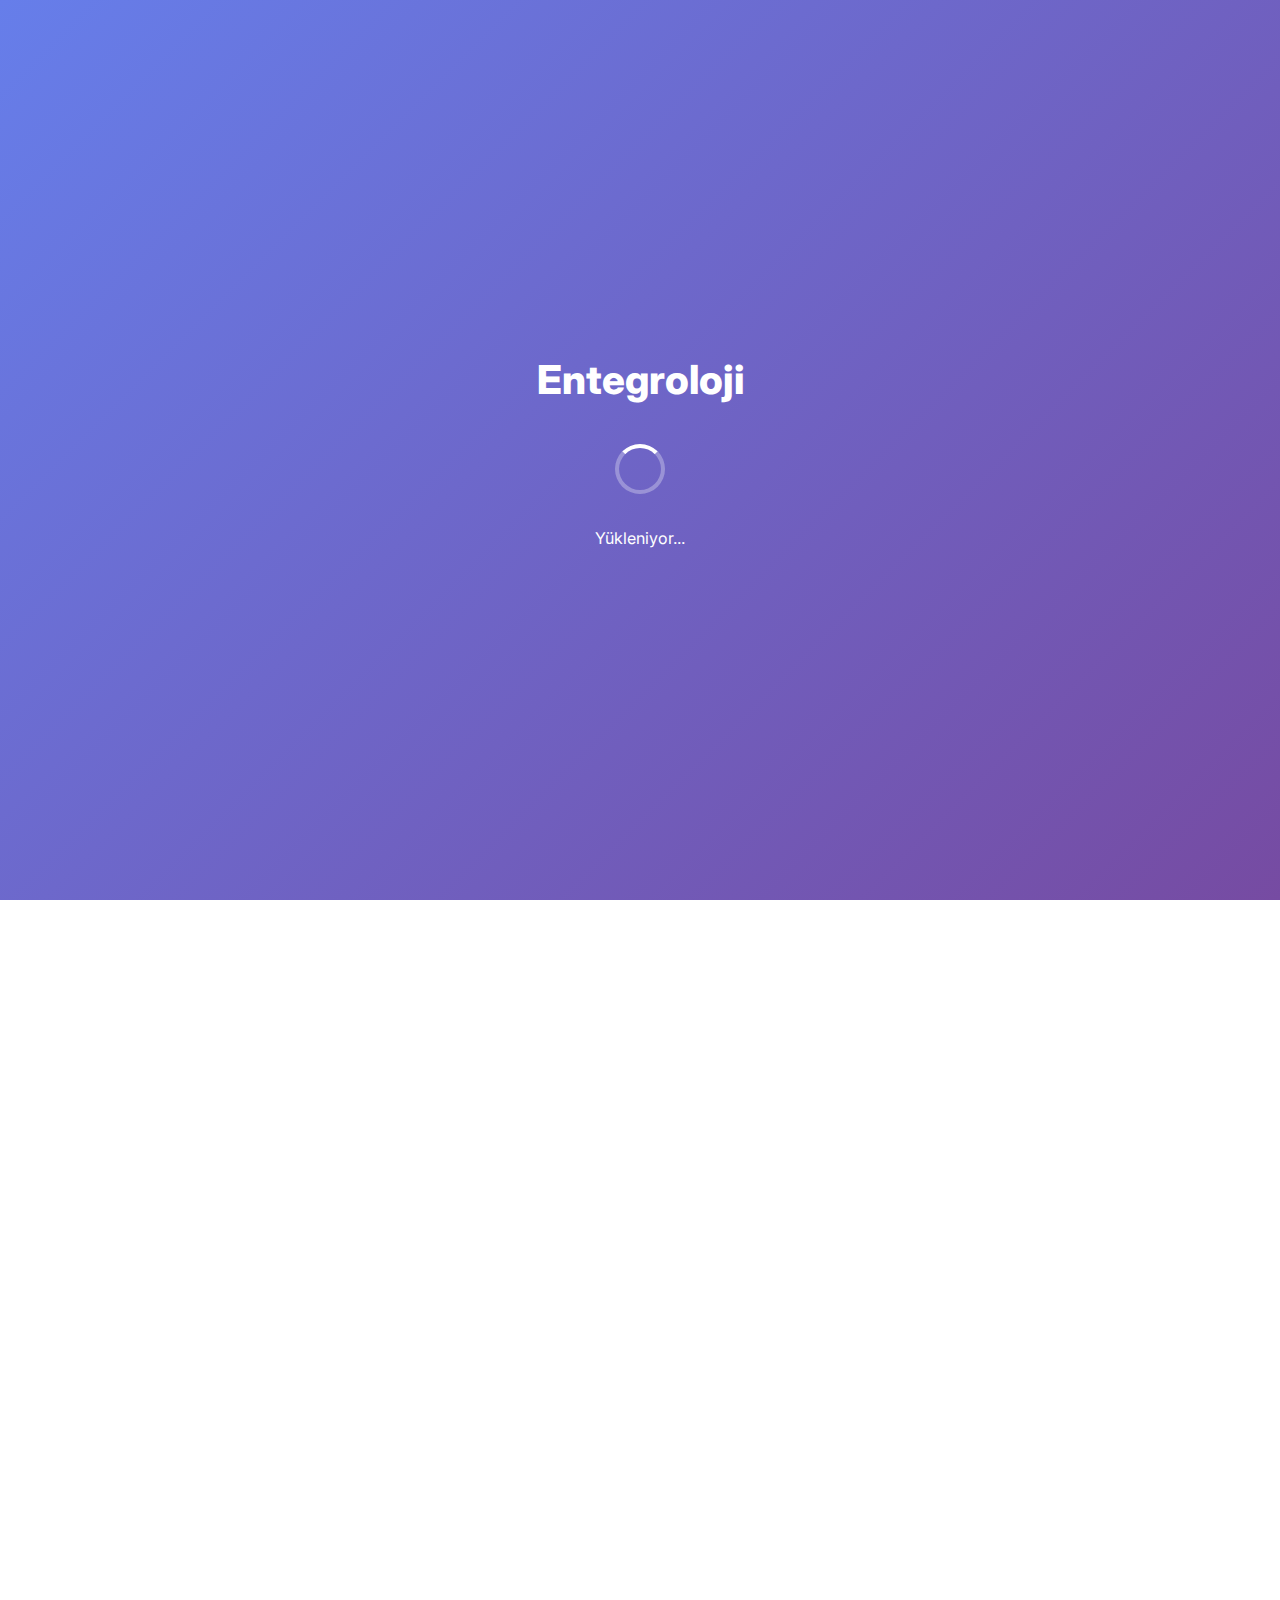
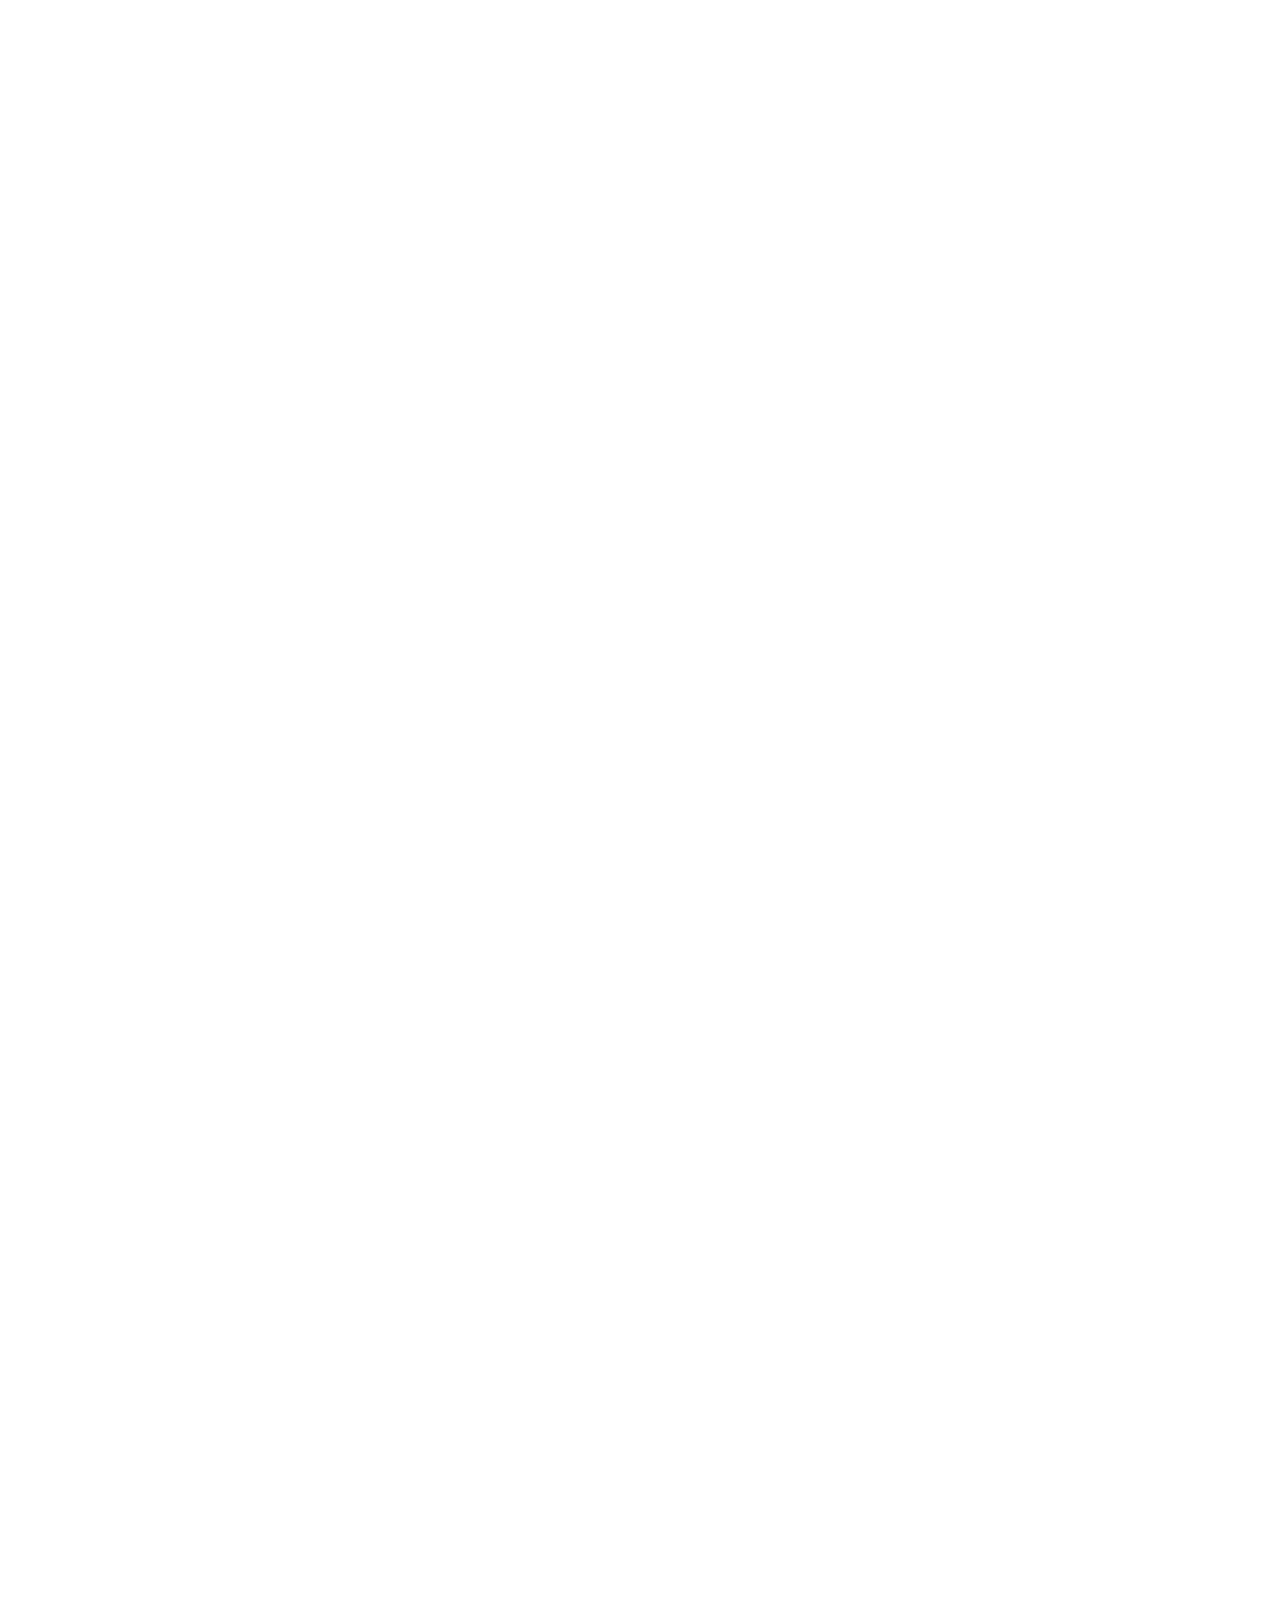
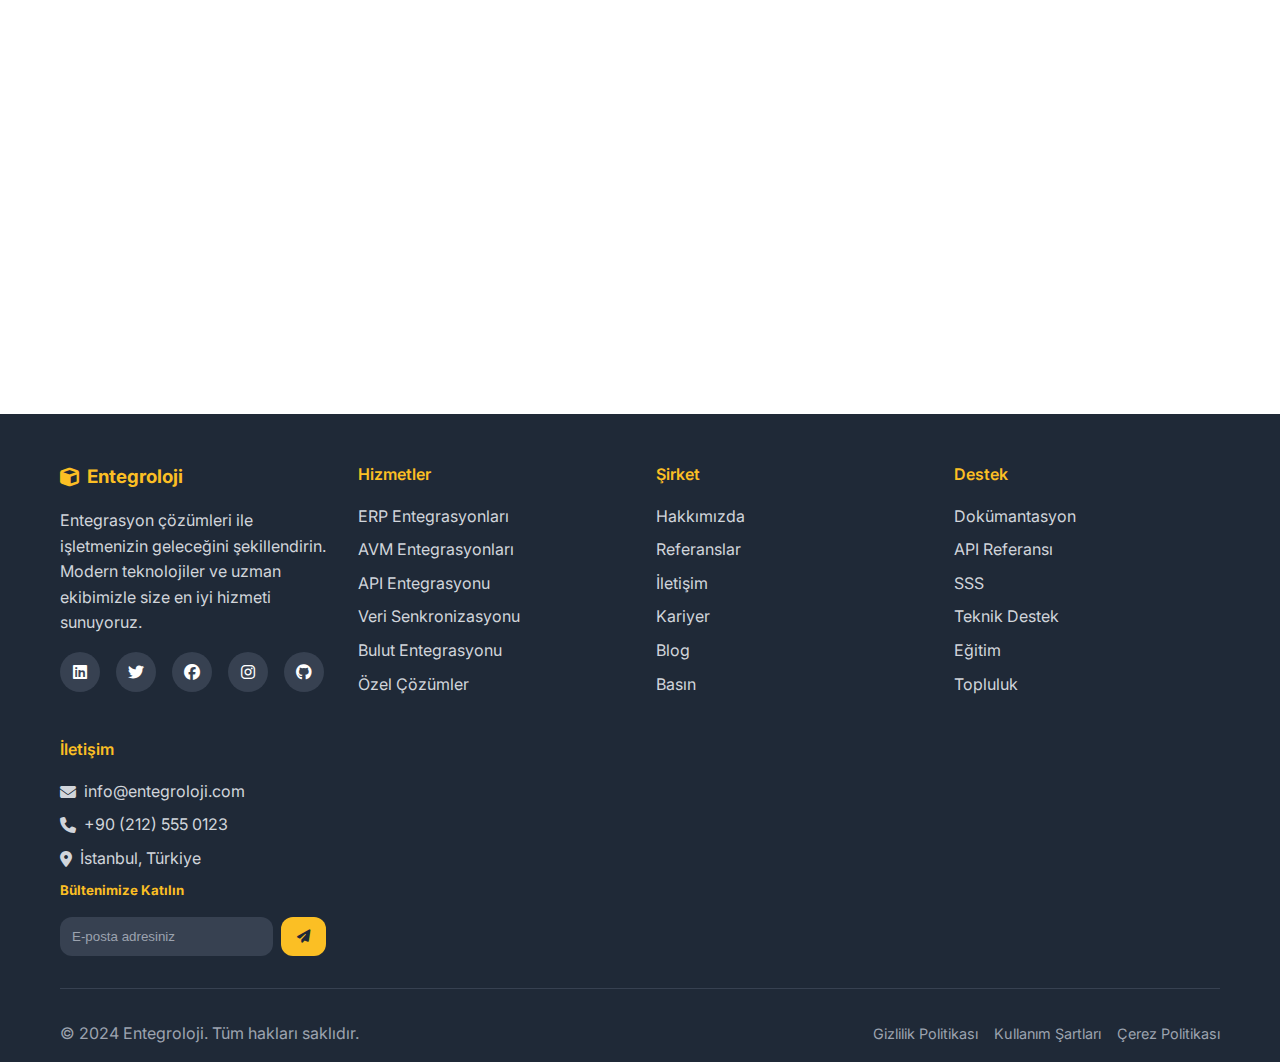
<file: index.html>
<!DOCTYPE html>
<html lang="tr">
<head>
    <meta charset="UTF-8">
    <meta name="viewport" content="width=device-width, initial-scale=1.0">
    <title>Entegroloji - Entegrasyon Çözümleri | Ana Sayfa</title>
    <meta name="description" content="Entegroloji ile işletmenizin sistemlerini birleştirin. API entegrasyonu, ERP entegrasyonları, AVM entegrasyonları ve özel çözümler.">
    <meta name="keywords" content="entegrasyon, API, ERP, AVM, veri senkronizasyonu, bulut entegrasyonu">
    <link rel="stylesheet" href="styles.css">
    <link href="https://fonts.googleapis.com/css2?family=Inter:wght@300;400;500;600;700;800&display=swap" rel="stylesheet">
    <link rel="stylesheet" href="https://cdnjs.cloudflare.com/ajax/libs/font-awesome/6.4.0/css/all.min.css">
    <link rel="preconnect" href="https://fonts.googleapis.com">
    <link rel="preconnect" href="https://fonts.gstatic.com" crossorigin>
</head>
<body>
    <!-- Loading Screen -->
    <div class="loading-screen" id="loadingScreen">
        <div class="loading-content">
            <div class="loading-logo">
                <h2>Entegroloji</h2>
            </div>
            <div class="loading-spinner">
                <div class="spinner"></div>
            </div>
            <p>Yükleniyor...</p>
        </div>
    </div>

    <!-- Navigation -->
    <nav class="navbar" id="navbar">
        <div class="nav-container">
            <div class="nav-logo">
                <h2><i class="fas fa-cube"></i> Entegroloji</h2>
            </div>
            <ul class="nav-menu" id="navMenu">
                <li class="nav-item">
                    <a href="index.html" class="nav-link active">Ana Sayfa</a>
                </li>
                <li class="nav-item">
                    <a href="services.html" class="nav-link">Hizmetler</a>
                </li>
                <li class="nav-item">
                    <a href="about.html" class="nav-link">Hakkımızda</a>
                </li>
                <li class="nav-item">
                    <a href="contact.html" class="nav-link">İletişim</a>
                </li>
            </ul>
            <div class="nav-buttons">
                <button class="btn btn-outline" onclick="openDemoModal()">Demo İste</button>
                <div class="hamburger" id="hamburger">
                    <span class="bar"></span>
                    <span class="bar"></span>
                    <span class="bar"></span>
                </div>
            </div>
        </div>
    </nav>

    <!-- Hero Section -->
    <section id="home" class="hero">
        <div class="hero-background">
            <div class="hero-particles" id="heroParticles"></div>
        </div>
        <div class="hero-container">
            <div class="hero-content">
                <div class="hero-badge">
                    <i class="fas fa-star"></i>
                    <span>5+ Yıllık Deneyim</span>
                </div>
                <h1 class="hero-title">
                    Entegrasyon Çözümleri ile
                    <span class="highlight">Geleceği Şekillendirin</span>
                </h1>
                <p class="hero-description">
                    Entegroloji ile işletmenizin sistemlerini birleştirin, verimliliği artırın ve dijital dönüşümünüzü hızlandırın. 
                    Modern teknolojiler ve uzman ekibimizle size özel çözümler sunuyoruz.
                </p>
                <div class="hero-stats">
                    <div class="stat-item">
                        <span class="stat-number" data-target="500">0</span>
                        <span class="stat-label">Başarılı Proje</span>
                    </div>
                    <div class="stat-item">
                        <span class="stat-number" data-target="200">0</span>
                        <span class="stat-label">Mutlu Müşteri</span>
                    </div>
                    <div class="stat-item">
                        <span class="stat-number" data-target="99">0</span>
                        <span class="stat-label">% Başarı Oranı</span>
                    </div>
                </div>
                <div class="hero-buttons">
                    <a href="services.html" class="btn btn-primary">
                        <i class="fas fa-rocket"></i>
                        Hizmetlerimizi Keşfedin
                    </a>
                    <a href="contact.html" class="btn btn-secondary">
                        <i class="fas fa-phone"></i>
                        Ücretsiz Danışmanlık
                    </a>
                </div>
            </div>
            <div class="hero-image">
                <div class="integration-animation">
                    <div class="circle circle-1">
                        <i class="fas fa-database"></i>
                    </div>
                    <div class="circle circle-2">
                        <i class="fas fa-cloud"></i>
                    </div>
                    <div class="circle circle-3">
                        <i class="fas fa-chart-line"></i>
                    </div>
                    <div class="connection-line"></div>
                    <div class="data-flow"></div>
                </div>
            </div>
        </div>
        <div class="scroll-indicator">
            <div class="scroll-arrow"></div>
        </div>
    </section>

    <!-- Quick Services Overview -->
    <section class="quick-services">
        <div class="container">
            <div class="section-header">
                <div class="section-badge">
                    <i class="fas fa-cogs"></i>
                    <span>Hizmetlerimiz</span>
                </div>
                <h2>Entegrasyon Çözümlerimiz</h2>
                <p>İşletmenizin ihtiyaçlarına özel, modern ve güvenilir entegrasyon çözümleri</p>
            </div>
            
            <div class="services-overview">
                <div class="service-category" data-aos="fade-up">
                    <div class="category-icon">
                        <i class="fas fa-building"></i>
                    </div>
                    <h3>ERP Entegrasyonları</h3>
                    <p>SAP, Mikro, Logo, ETA, Oracle ve diğer ERP sistemleri ile entegrasyon</p>
                    <a href="erp-integrations.html" class="category-link">
                        Detayları Gör <i class="fas fa-arrow-right"></i>
                    </a>
                </div>
                
                <div class="service-category" data-aos="fade-up" data-aos-delay="100">
                    <div class="category-icon">
                        <i class="fas fa-shopping-cart"></i>
                    </div>
                    <h3>AVM Entegrasyonları</h3>
                    <p>E-ticaret platformları, pazaryerleri ve satış kanalları entegrasyonu</p>
                    <a href="avm-integrations.html" class="category-link">
                        Detayları Gör <i class="fas fa-arrow-right"></i>
                    </a>
                </div>
                
                <div class="service-category" data-aos="fade-up" data-aos-delay="200">
                    <div class="category-icon">
                        <i class="fas fa-plug"></i>
                    </div>
                    <h3>API & Veri Entegrasyonları</h3>
                    <p>API entegrasyonu, veri senkronizasyonu ve bulut entegrasyonları</p>
                    <a href="services.html" class="category-link">
                        Detayları Gör <i class="fas fa-arrow-right"></i>
                    </a>
                </div>
            </div>
        </div>
    </section>

    <!-- Why Choose Us -->
    <section class="why-choose-us">
        <div class="container">
            <div class="section-header">
                <div class="section-badge">
                    <i class="fas fa-star"></i>
                    <span>Neden Biz?</span>
                </div>
                <h2>Neden Entegroloji?</h2>
                <p>Modern teknolojiler ve uzman ekibimizle size en iyi entegrasyon deneyimini sunuyoruz</p>
            </div>
            
            <div class="features-grid">
                <div class="feature-item" data-aos="fade-right">
                    <div class="feature-icon">
                        <i class="fas fa-bolt"></i>
                    </div>
                    <div class="feature-content">
                        <h3>Hızlı Entegrasyon</h3>
                        <p>Modern araçlar ve metodolojilerle hızlı ve etkili entegrasyon süreçleri.</p>
                    </div>
                </div>
                <div class="feature-item" data-aos="fade-left">
                    <div class="feature-icon">
                        <i class="fas fa-shield-alt"></i>
                    </div>
                    <div class="feature-content">
                        <h3>Güvenlik Odaklı</h3>
                        <p>En yüksek güvenlik standartlarıyla korunan veri ve sistem entegrasyonları.</p>
                    </div>
                </div>
                <div class="feature-item" data-aos="fade-right">
                    <div class="feature-icon">
                        <i class="fas fa-expand-arrows-alt"></i>
                    </div>
                    <div class="feature-content">
                        <h3>Ölçeklenebilir</h3>
                        <p>İşletmenizin büyümesine uygun, esnek ve ölçeklenebilir çözümler.</p>
                    </div>
                </div>
                <div class="feature-item" data-aos="fade-left">
                    <div class="feature-icon">
                        <i class="fas fa-headset"></i>
                    </div>
                    <div class="feature-content">
                        <h3>7/24 Destek</h3>
                        <p>Teknik destek ve danışmanlık hizmetleri ile her zaman yanınızdayız.</p>
                    </div>
                </div>
            </div>
        </div>
    </section>

    <!-- Quick Contact -->
    <section class="quick-contact">
        <div class="container">
            <div class="contact-preview">
                <div class="contact-info" data-aos="fade-right">
                    <h3>Bizimle İletişime Geçin</h3>
                    <p>Projeleriniz için ücretsiz danışmanlık ve fiyat teklifi alın</p>
                    <div class="contact-details">
                        <div class="contact-item">
                            <i class="fas fa-envelope"></i>
                            <span>info@entegroloji.com</span>
                        </div>
                        <div class="contact-item">
                            <i class="fas fa-phone"></i>
                            <span>+90 (212) 555 0123</span>
                        </div>
                        <div class="contact-item">
                            <i class="fas fa-map-marker-alt"></i>
                            <span>İstanbul, Türkiye</span>
                        </div>
                    </div>
                    <a href="contact.html" class="btn btn-primary">Detaylı İletişim</a>
                </div>
                <div class="contact-form-preview" data-aos="fade-left">
                    <form class="quick-form">
                        <div class="form-group">
                            <input type="text" placeholder="Adınız" required>
                        </div>
                        <div class="form-group">
                            <input type="email" placeholder="E-posta" required>
                        </div>
                        <div class="form-group">
                            <textarea placeholder="Mesajınız" rows="3" required></textarea>
                        </div>
                        <button type="submit" class="btn btn-primary">Gönder</button>
                    </form>
                </div>
            </div>
        </div>
    </section>

    <!-- Footer -->
    <footer class="footer">
        <div class="container">
            <div class="footer-content">
                <div class="footer-section">
                    <div class="footer-logo">
                        <h3><i class="fas fa-cube"></i> Entegroloji</h3>
                    </div>
                    <p>Entegrasyon çözümleri ile işletmenizin geleceğini şekillendirin. Modern teknolojiler ve uzman ekibimizle size en iyi hizmeti sunuyoruz.</p>
                    <div class="social-links">
                        <a href="#" aria-label="LinkedIn"><i class="fab fa-linkedin"></i></a>
                        <a href="#" aria-label="Twitter"><i class="fab fa-twitter"></i></a>
                        <a href="#" aria-label="Facebook"><i class="fab fa-facebook"></i></a>
                        <a href="#" aria-label="Instagram"><i class="fab fa-instagram"></i></a>
                        <a href="#" aria-label="GitHub"><i class="fab fa-github"></i></a>
                    </div>
                </div>
                <div class="footer-section">
                    <h4>Hizmetler</h4>
                    <ul>
                        <li><a href="erp-integrations.html">ERP Entegrasyonları</a></li>
                        <li><a href="avm-integrations.html">AVM Entegrasyonları</a></li>
                        <li><a href="services.html">API Entegrasyonu</a></li>
                        <li><a href="services.html">Veri Senkronizasyonu</a></li>
                        <li><a href="services.html">Bulut Entegrasyonu</a></li>
                        <li><a href="services.html">Özel Çözümler</a></li>
                    </ul>
                </div>
                <div class="footer-section">
                    <h4>Şirket</h4>
                    <ul>
                        <li><a href="about.html">Hakkımızda</a></li>
                        <li><a href="about.html">Referanslar</a></li>
                        <li><a href="contact.html">İletişim</a></li>
                        <li><a href="#">Kariyer</a></li>
                        <li><a href="#">Blog</a></li>
                        <li><a href="#">Basın</a></li>
                    </ul>
                </div>
                <div class="footer-section">
                    <h4>Destek</h4>
                    <ul>
                        <li><a href="#">Dokümantasyon</a></li>
                        <li><a href="#">API Referansı</a></li>
                        <li><a href="#">SSS</a></li>
                        <li><a href="#">Teknik Destek</a></li>
                        <li><a href="#">Eğitim</a></li>
                        <li><a href="#">Topluluk</a></li>
                    </ul>
                </div>
                <div class="footer-section">
                    <h4>İletişim</h4>
                    <div class="footer-contact">
                        <p><i class="fas fa-envelope"></i> info@entegroloji.com</p>
                        <p><i class="fas fa-phone"></i> +90 (212) 555 0123</p>
                        <p><i class="fas fa-map-marker-alt"></i> İstanbul, Türkiye</p>
                    </div>
                    <div class="newsletter">
                        <h5>Bültenimize Katılın</h5>
                        <form class="newsletter-form">
                            <input type="email" placeholder="E-posta adresiniz">
                            <button type="submit"><i class="fas fa-paper-plane"></i></button>
                        </form>
                    </div>
                </div>
            </div>
            <div class="footer-bottom">
                <div class="footer-bottom-content">
                    <p>&copy; 2024 Entegroloji. Tüm hakları saklıdır.</p>
                    <div class="footer-links">
                        <a href="#">Gizlilik Politikası</a>
                        <a href="#">Kullanım Şartları</a>
                        <a href="#">Çerez Politikası</a>
                    </div>
                </div>
            </div>
        </div>
    </footer>

    <!-- Demo Modal -->
    <div class="modal" id="demoModal">
        <div class="modal-content">
            <div class="modal-header">
                <h3>Demo Talep Formu</h3>
                <button class="modal-close" onclick="closeDemoModal()">
                    <i class="fas fa-times"></i>
                </button>
            </div>
            <div class="modal-body">
                <form id="demoForm">
                    <div class="form-group">
                        <label for="demoName">Adınız *</label>
                        <input type="text" id="demoName" required>
                    </div>
                    <div class="form-group">
                        <label for="demoEmail">E-posta *</label>
                        <input type="email" id="demoEmail" required>
                    </div>
                    <div class="form-group">
                        <label for="demoCompany">Şirket</label>
                        <input type="text" id="demoCompany">
                    </div>
                    <div class="form-group">
                        <label for="demoService">İlgilendiğiniz Hizmet</label>
                        <select id="demoService">
                            <option value="">Seçiniz</option>
                            <option value="erp">ERP Entegrasyonları</option>
                            <option value="avm">AVM Entegrasyonları</option>
                            <option value="api">API Entegrasyonu</option>
                            <option value="data">Veri Senkronizasyonu</option>
                            <option value="cloud">Bulut Entegrasyonu</option>
                            <option value="custom">Özel Çözümler</option>
                        </select>
                    </div>
                    <div class="form-group">
                        <label for="demoMessage">Mesajınız</label>
                        <textarea id="demoMessage" rows="4"></textarea>
                    </div>
                    <button type="submit" class="btn btn-primary">Demo Talep Et</button>
                </form>
            </div>
        </div>
    </div>

    <!-- Back to Top Button -->
    <button class="back-to-top" id="backToTop">
        <i class="fas fa-chevron-up"></i>
    </button>

    <script src="script.js"></script>
</body>
</html>
</file>
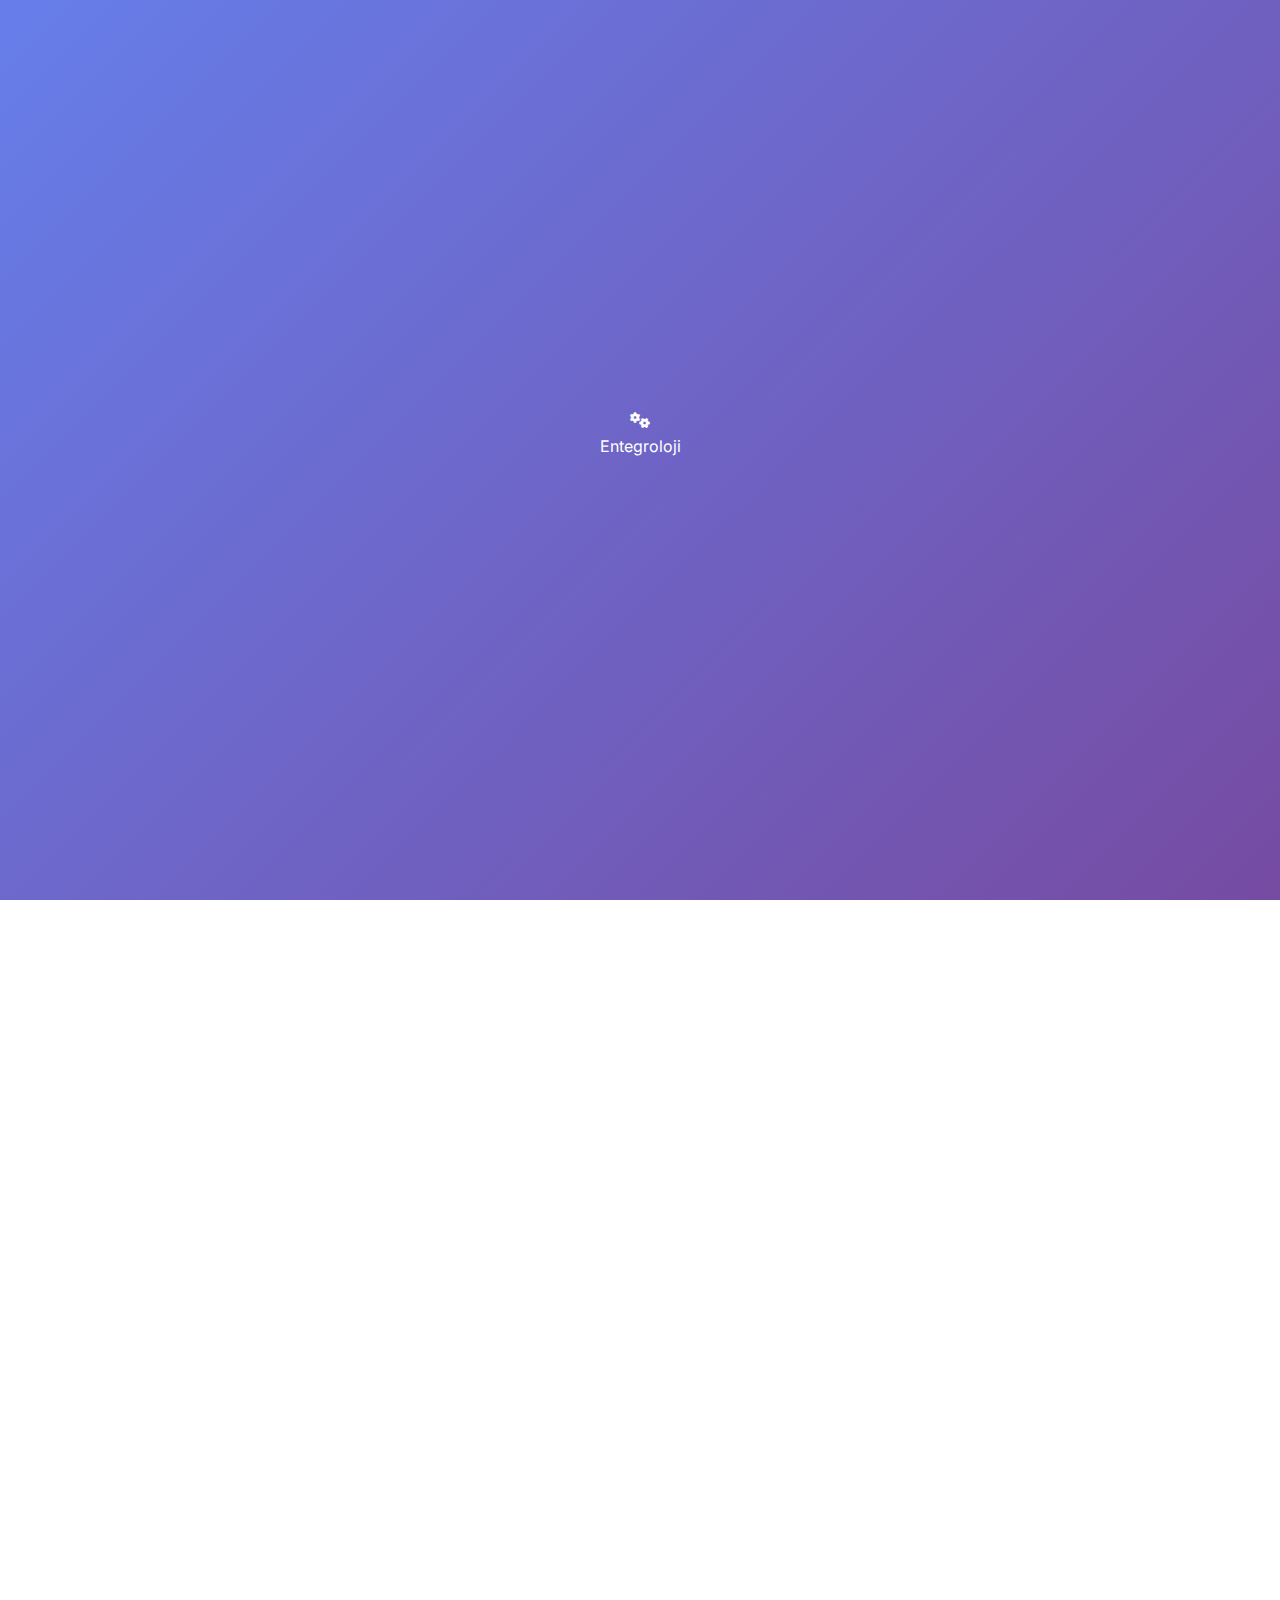
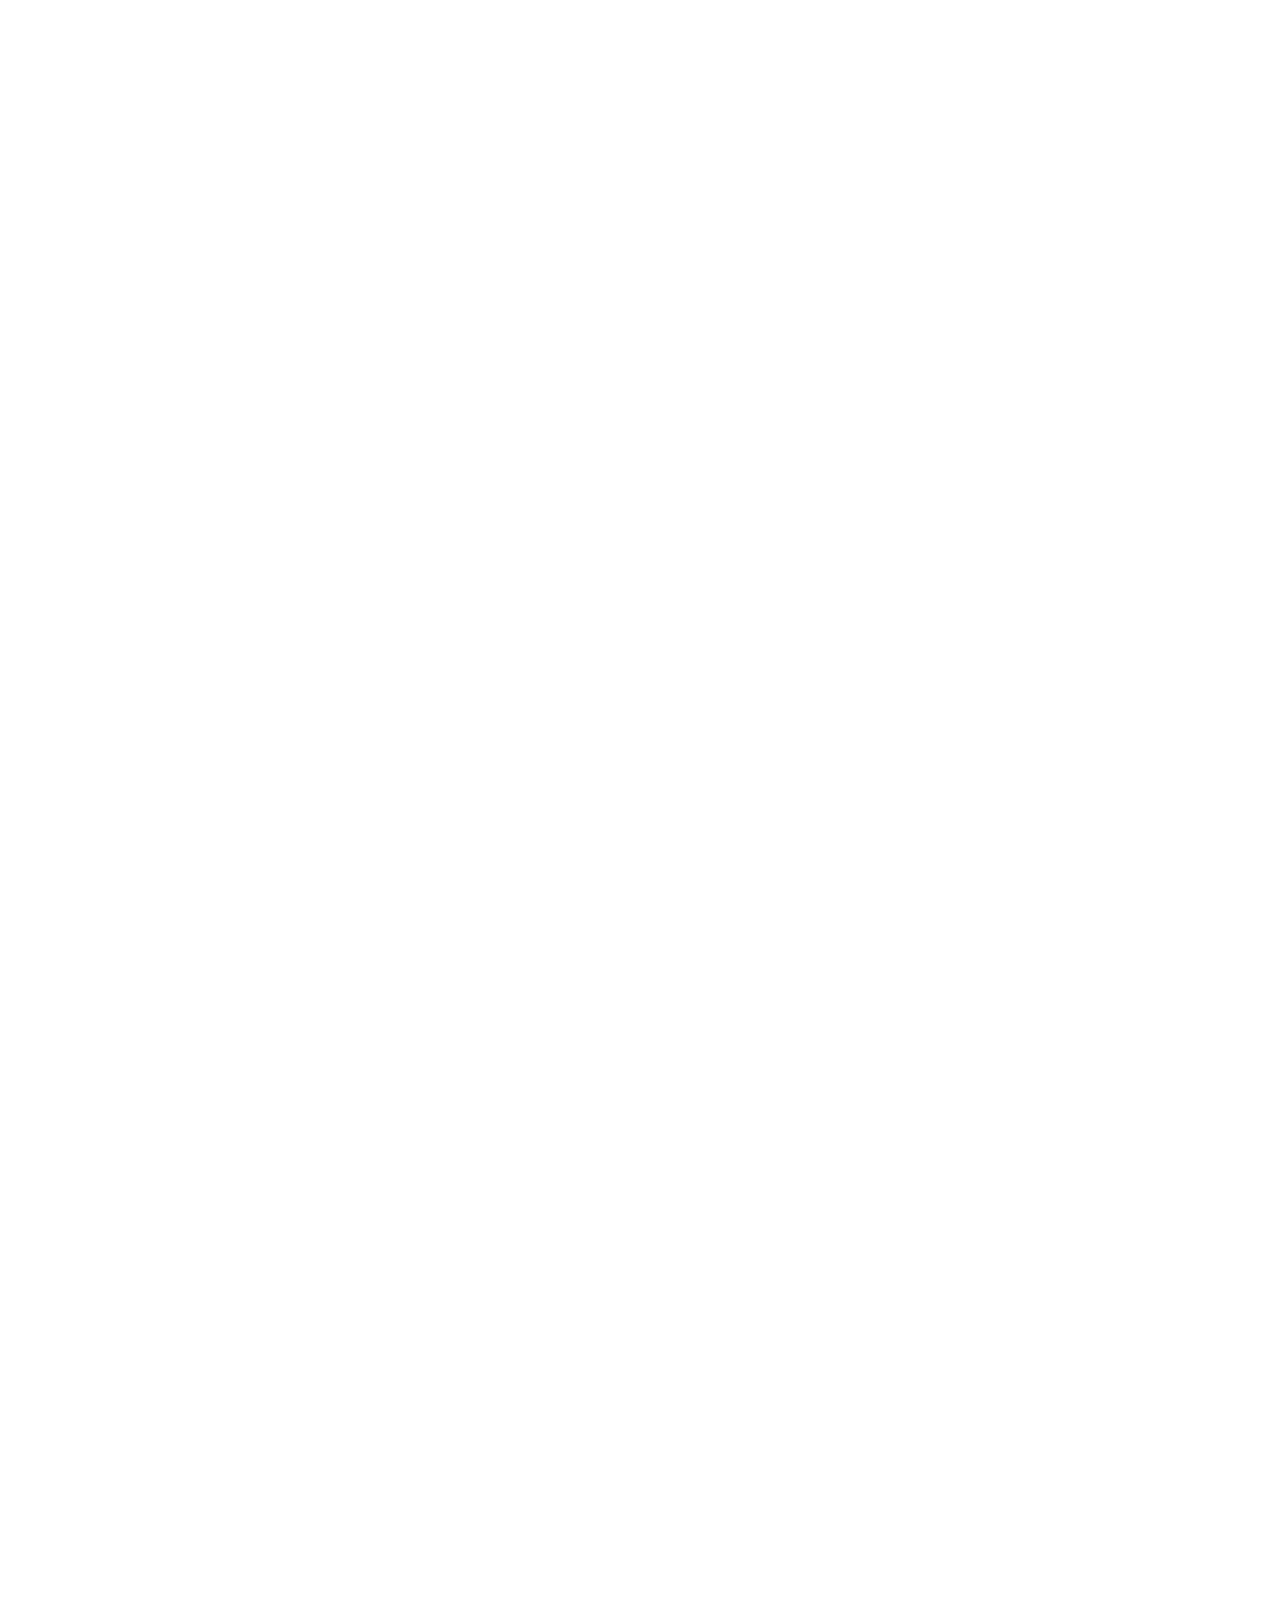
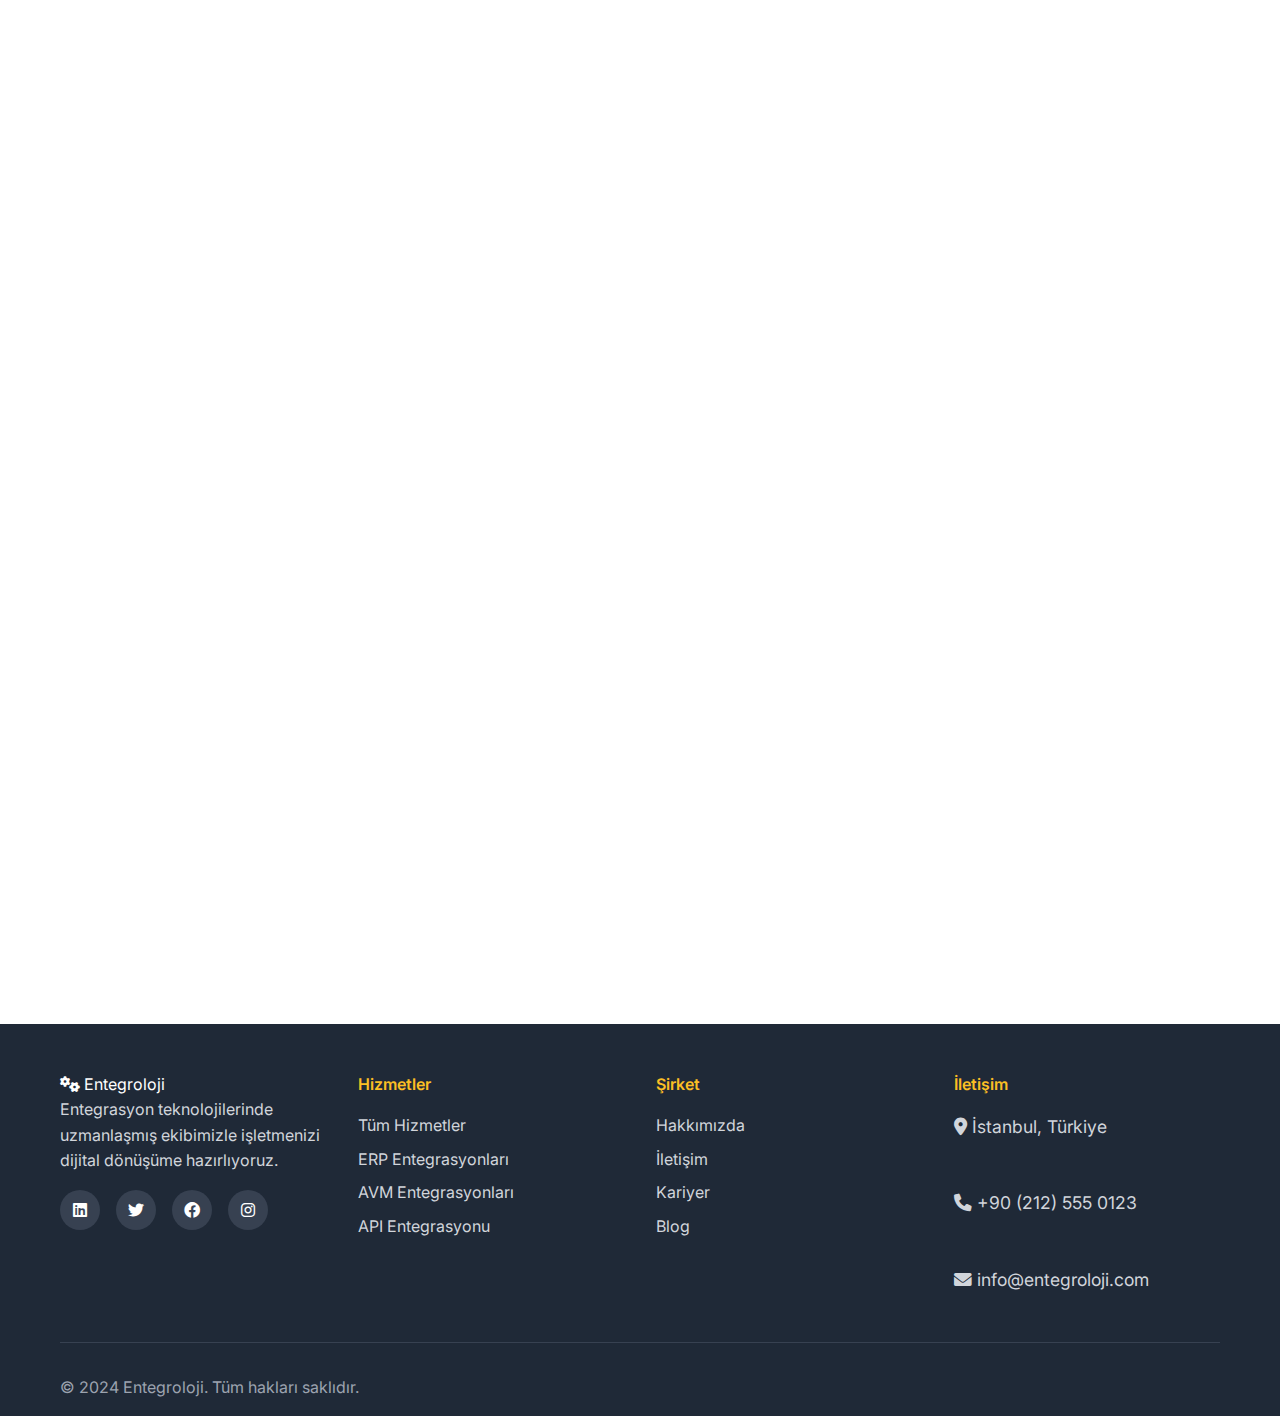
<file: about.html>
<!DOCTYPE html>
<html lang="tr">
<head>
    <meta charset="UTF-8">
    <meta name="viewport" content="width=device-width, initial-scale=1.0">
    <title>Hakkımızda - Entegroloji | Entegrasyon Uzmanları</title>
    <meta name="description" content="Entegroloji hakkında detaylı bilgi. Misyonumuz, vizyonumuz, ekibimiz ve başarılarımız hakkında bilgi edinin.">
    <meta name="keywords" content="entegroloji, hakkımızda, misyon, vizyon, ekip, başarılar, entegrasyon uzmanları">
    
    <!-- Favicon -->
    <link rel="icon" type="image/x-icon" href="favicon.ico">
    
    <!-- CSS -->
    <link rel="stylesheet" href="styles.css">
    
    <!-- Font Awesome -->
    <link rel="stylesheet" href="https://cdnjs.cloudflare.com/ajax/libs/font-awesome/6.0.0/css/all.min.css">
    
    <!-- Google Fonts -->
    <link href="https://fonts.googleapis.com/css2?family=Inter:wght@300;400;500;600;700&display=swap" rel="stylesheet">
</head>
<body>
    <!-- Loading Screen -->
    <div id="loadingScreen" class="loading-screen">
        <div class="loading-content">
            <div class="loading-logo">
                <i class="fas fa-cogs"></i>
            </div>
            <div class="loading-text">Entegroloji</div>
            <div class="loading-spinner"></div>
        </div>
    </div>

    <!-- Navigation -->
    <nav class="navbar" id="navbar">
        <div class="nav-container">
            <div class="nav-logo">
                <a href="index.html">
                    <i class="fas fa-cogs"></i>
                    <span>Entegroloji</span>
                </a>
            </div>
            <ul class="nav-menu" id="navMenu">
                <li class="nav-item">
                    <a href="index.html" class="nav-link">Ana Sayfa</a>
                </li>
                <li class="nav-item">
                    <a href="services.html" class="nav-link">Hizmetler</a>
                </li>
                <li class="nav-item">
                    <a href="about.html" class="nav-link active">Hakkımızda</a>
                </li>
                <li class="nav-item">
                    <a href="contact.html" class="nav-link">İletişim</a>
                </li>
            </ul>
            <div class="nav-buttons">
                <button class="btn btn-primary" onclick="openDemoModal()">Demo İste</button>
            </div>
            <div class="hamburger" id="hamburger">
                <span></span>
                <span></span>
                <span></span>
            </div>
        </div>
    </nav>

    <!-- Page Header -->
    <section class="page-header">
        <div class="header-content">
            <div class="breadcrumb">
                <a href="index.html">Ana Sayfa</a>
                <i class="fas fa-chevron-right"></i>
                <span>Hakkımızda</span>
            </div>
            <h1>Hakkımızda</h1>
            <p>Entegrasyon teknolojilerinde uzmanlaşmış ekibimizle işletmenizi dijital dönüşüme hazırlıyoruz</p>
        </div>
    </section>

    <!-- About Hero -->
    <section class="about-hero">
        <div class="container">
            <div class="about-content">
                <div class="about-text" data-aos="fade-right">
                    <h2>Entegroloji'yi Tanıyın</h2>
                    <p class="lead">2018 yılından bu yana, işletmelerin dijital dönüşüm süreçlerinde güvenilir partner olarak hizmet veriyoruz. Modern teknolojiler ve uzman ekibimizle, karmaşık entegrasyon ihtiyaçlarınızı basit ve etkili çözümlere dönüştürüyoruz.</p>
                    <div class="about-stats">
                        <div class="stat-item">
                            <div class="stat-number" data-target="150">0</div>
                            <div class="stat-label">Başarılı Proje</div>
                        </div>
                        <div class="stat-item">
                            <div class="stat-number" data-target="50">0</div>
                            <div class="stat-label">Mutlu Müşteri</div>
                        </div>
                        <div class="stat-item">
                            <div class="stat-number" data-target="5">0</div>
                            <div class="stat-label">Yıllık Deneyim</div>
                        </div>
                    </div>
                </div>
                <div class="about-image" data-aos="fade-left">
                    <div class="image-placeholder">
                        <i class="fas fa-users"></i>
                        <p>Ekibimiz</p>
                    </div>
                </div>
            </div>
        </div>
    </section>

    <!-- Mission & Vision -->
    <section class="mission-vision">
        <div class="container">
            <div class="mv-grid">
                <div class="mv-card" data-aos="fade-up" data-aos-delay="100">
                    <div class="mv-icon">
                        <i class="fas fa-bullseye"></i>
                    </div>
                    <h3>Misyonumuz</h3>
                    <p>İşletmelerin dijital dönüşüm süreçlerinde, modern entegrasyon teknolojileri ile verimliliği artırmak ve operasyonel süreçleri optimize etmek. Müşterilerimizin iş süreçlerini kolaylaştırarak, rekabet avantajı elde etmelerini sağlamak.</p>
                </div>
                <div class="mv-card" data-aos="fade-up" data-aos-delay="200">
                    <div class="mv-icon">
                        <i class="fas fa-eye"></i>
                    </div>
                    <h3>Vizyonumuz</h3>
                    <p>Türkiye'nin önde gelen entegrasyon teknolojileri şirketi olmak. Yenilikçi çözümlerimizle sektörde standart belirleyen, güvenilir ve sürdürülebilir teknoloji partneri olmak. Global pazarda da tanınan bir marka haline gelmek.</p>
                </div>
            </div>
        </div>
    </section>

    <!-- Values -->
    <section class="values-section">
        <div class="container">
            <div class="section-header" data-aos="fade-up">
                <h2>Değerlerimiz</h2>
                <p>Çalışma prensiplerimizi ve değerlerimizi keşfedin</p>
            </div>
            <div class="values-grid">
                <div class="value-card" data-aos="fade-up" data-aos-delay="100">
                    <div class="value-icon">
                        <i class="fas fa-shield-alt"></i>
                    </div>
                    <h4>Güvenilirlik</h4>
                    <p>Müşterilerimizin verilerini ve iş süreçlerini en üst düzeyde güvenlikle koruyoruz.</p>
                </div>
                <div class="value-card" data-aos="fade-up" data-aos-delay="200">
                    <div class="value-icon">
                        <i class="fas fa-lightbulb"></i>
                    </div>
                    <h4>Yenilikçilik</h4>
                    <p>Sürekli gelişen teknolojileri takip ederek, en güncel çözümleri sunuyoruz.</p>
                </div>
                <div class="value-card" data-aos="fade-up" data-aos-delay="300">
                    <div class="value-icon">
                        <i class="fas fa-handshake"></i>
                    </div>
                    <h4>İş Ortaklığı</h4>
                    <p>Müşterilerimizle uzun vadeli iş ortaklıkları kurarak, sürdürülebilir değer yaratıyoruz.</p>
                </div>
                <div class="value-card" data-aos="fade-up" data-aos-delay="400">
                    <div class="value-icon">
                        <i class="fas fa-cogs"></i>
                    </div>
                    <h4>Kalite</h4>
                    <p>Her projede en yüksek kalite standartlarını uygulayarak, mükemmel sonuçlar elde ediyoruz.</p>
                </div>
            </div>
        </div>
    </section>

    <!-- Team -->
    <section class="team-section">
        <div class="container">
            <div class="section-header" data-aos="fade-up">
                <h2>Ekibimiz</h2>
                <p>Uzman kadromuzla tanışın</p>
            </div>
            <div class="team-grid">
                <div class="team-card" data-aos="fade-up" data-aos-delay="100">
                    <div class="team-avatar">
                        <i class="fas fa-user-tie"></i>
                    </div>
                    <h4>Ahmet Yılmaz</h4>
                    <p class="team-position">Kurucu & CEO</p>
                    <p class="team-description">10+ yıl entegrasyon teknolojileri deneyimi. SAP, Oracle ve Microsoft teknolojilerinde uzman.</p>
                </div>
                <div class="team-card" data-aos="fade-up" data-aos-delay="200">
                    <div class="team-avatar">
                        <i class="fas fa-user-cog"></i>
                    </div>
                    <h4>Mehmet Demir</h4>
                    <p class="team-position">Teknik Direktör</p>
                    <p class="team-description">API geliştirme ve sistem entegrasyonları konusunda uzman. 8+ yıl deneyim.</p>
                </div>
                <div class="team-card" data-aos="fade-up" data-aos-delay="300">
                    <div class="team-avatar">
                        <i class="fas fa-user-graduate"></i>
                    </div>
                    <h4>Ayşe Kaya</h4>
                    <p class="team-position">Proje Yöneticisi</p>
                    <p class="team-description">Proje yönetimi ve müşteri ilişkileri konusunda deneyimli. PMP sertifikalı.</p>
                </div>
                <div class="team-card" data-aos="fade-up" data-aos-delay="400">
                    <div class="team-avatar">
                        <i class="fas fa-user-code"></i>
                    </div>
                    <h4>Can Özkan</h4>
                    <p class="team-position">Kıdemli Geliştirici</p>
                    <p class="team-description">Full-stack geliştirme ve veritabanı yönetimi uzmanı. 6+ yıl deneyim.</p>
                </div>
            </div>
        </div>
    </section>

    <!-- Achievements -->
    <section class="achievements-section">
        <div class="container">
            <div class="section-header" data-aos="fade-up">
                <h2>Başarılarımız</h2>
                <p>Gurur duyduğumuz başarılarımız</p>
            </div>
            <div class="achievements-grid">
                <div class="achievement-card" data-aos="fade-up" data-aos-delay="100">
                    <div class="achievement-icon">
                        <i class="fas fa-trophy"></i>
                    </div>
                    <h4>En İyi Entegrasyon Çözümü</h4>
                    <p>2023 Teknoloji Ödülleri - Kategori Birincisi</p>
                </div>
                <div class="achievement-card" data-aos="fade-up" data-aos-delay="200">
                    <div class="achievement-icon">
                        <i class="fas fa-certificate"></i>
                    </div>
                    <h4>ISO 27001 Sertifikası</h4>
                    <p>Bilgi Güvenliği Yönetim Sistemi Sertifikası</p>
                </div>
                <div class="achievement-card" data-aos="fade-up" data-aos-delay="300">
                    <div class="achievement-icon">
                        <i class="fas fa-star"></i>
                    </div>
                    <h4>Müşteri Memnuniyeti</h4>
                    <p>%98 Müşteri Memnuniyet Oranı</p>
                </div>
                <div class="achievement-card" data-aos="fade-up" data-aos-delay="400">
                    <div class="achievement-icon">
                        <i class="fas fa-award"></i>
                    </div>
                    <h4>Hızlı Büyüme</h4>
                    <p>2022-2023 %150 Büyüme Oranı</p>
                </div>
            </div>
        </div>
    </section>

    <!-- CTA Section -->
    <section class="cta-section">
        <div class="container">
            <div class="cta-content">
                <h2>Projeleriniz İçin Bizimle İletişime Geçin</h2>
                <p>Uzman ekibimizle tanışın ve projeleriniz için en uygun çözümü birlikte geliştirelim.</p>
                <div class="cta-buttons">
                    <a href="contact.html" class="btn btn-primary">İletişime Geç</a>
                    <button class="btn btn-secondary" onclick="openDemoModal()">Demo İste</button>
                </div>
            </div>
        </div>
    </section>

    <!-- Footer -->
    <footer class="footer">
        <div class="container">
            <div class="footer-content">
                <div class="footer-section">
                    <div class="footer-logo">
                        <i class="fas fa-cogs"></i>
                        <span>Entegroloji</span>
                    </div>
                    <p>Entegrasyon teknolojilerinde uzmanlaşmış ekibimizle işletmenizi dijital dönüşüme hazırlıyoruz.</p>
                    <div class="social-links">
                        <a href="#"><i class="fab fa-linkedin"></i></a>
                        <a href="#"><i class="fab fa-twitter"></i></a>
                        <a href="#"><i class="fab fa-facebook"></i></a>
                        <a href="#"><i class="fab fa-instagram"></i></a>
                    </div>
                </div>
                <div class="footer-section">
                    <h4>Hizmetler</h4>
                    <ul>
                        <li><a href="services.html">Tüm Hizmetler</a></li>
                        <li><a href="erp-integrations.html">ERP Entegrasyonları</a></li>
                        <li><a href="avm-integrations.html">AVM Entegrasyonları</a></li>
                        <li><a href="services.html">API Entegrasyonu</a></li>
                    </ul>
                </div>
                <div class="footer-section">
                    <h4>Şirket</h4>
                    <ul>
                        <li><a href="about.html">Hakkımızda</a></li>
                        <li><a href="contact.html">İletişim</a></li>
                        <li><a href="#">Kariyer</a></li>
                        <li><a href="#">Blog</a></li>
                    </ul>
                </div>
                <div class="footer-section">
                    <h4>İletişim</h4>
                    <div class="contact-info">
                        <p><i class="fas fa-map-marker-alt"></i> İstanbul, Türkiye</p>
                        <p><i class="fas fa-phone"></i> +90 (212) 555 0123</p>
                        <p><i class="fas fa-envelope"></i> info@entegroloji.com</p>
                    </div>
                </div>
            </div>
            <div class="footer-bottom">
                <p>&copy; 2024 Entegroloji. Tüm hakları saklıdır.</p>
            </div>
        </div>
    </footer>

    <!-- Demo Modal -->
    <div id="demoModal" class="modal">
        <div class="modal-content">
            <span class="close" onclick="closeDemoModal()">&times;</span>
            <h2>Demo Talep Formu</h2>
            <form id="demoForm" class="demo-form">
                <div class="form-group">
                    <label for="demoName">Ad Soyad *</label>
                    <input type="text" id="demoName" name="name" required>
                </div>
                <div class="form-group">
                    <label for="demoCompany">Şirket Adı *</label>
                    <input type="text" id="demoCompany" name="company" required>
                </div>
                <div class="form-group">
                    <label for="demoEmail">E-posta *</label>
                    <input type="email" id="demoEmail" name="email" required>
                </div>
                <div class="form-group">
                    <label for="demoPhone">Telefon</label>
                    <input type="tel" id="demoPhone" name="phone">
                </div>
                <div class="form-group">
                    <label for="demoService">İlgilendiğiniz Hizmet</label>
                    <select id="demoService" name="service">
                        <option value="">Seçiniz</option>
                        <option value="erp">ERP Entegrasyonları</option>
                        <option value="avm">AVM Entegrasyonları</option>
                        <option value="api">API Entegrasyonu</option>
                        <option value="data">Veri Senkronizasyonu</option>
                        <option value="custom">Özel Çözüm</option>
                    </select>
                </div>
                <div class="form-group">
                    <label for="demoMessage">Mesajınız</label>
                    <textarea id="demoMessage" name="message" rows="4"></textarea>
                </div>
                <button type="submit" class="btn btn-primary">Demo Talep Et</button>
            </form>
        </div>
    </div>

    <!-- Back to Top -->
    <button id="backToTop" class="back-to-top">
        <i class="fas fa-arrow-up"></i>
    </button>

    <!-- JavaScript -->
    <script src="script.js"></script>
</body>
</html>
</file>
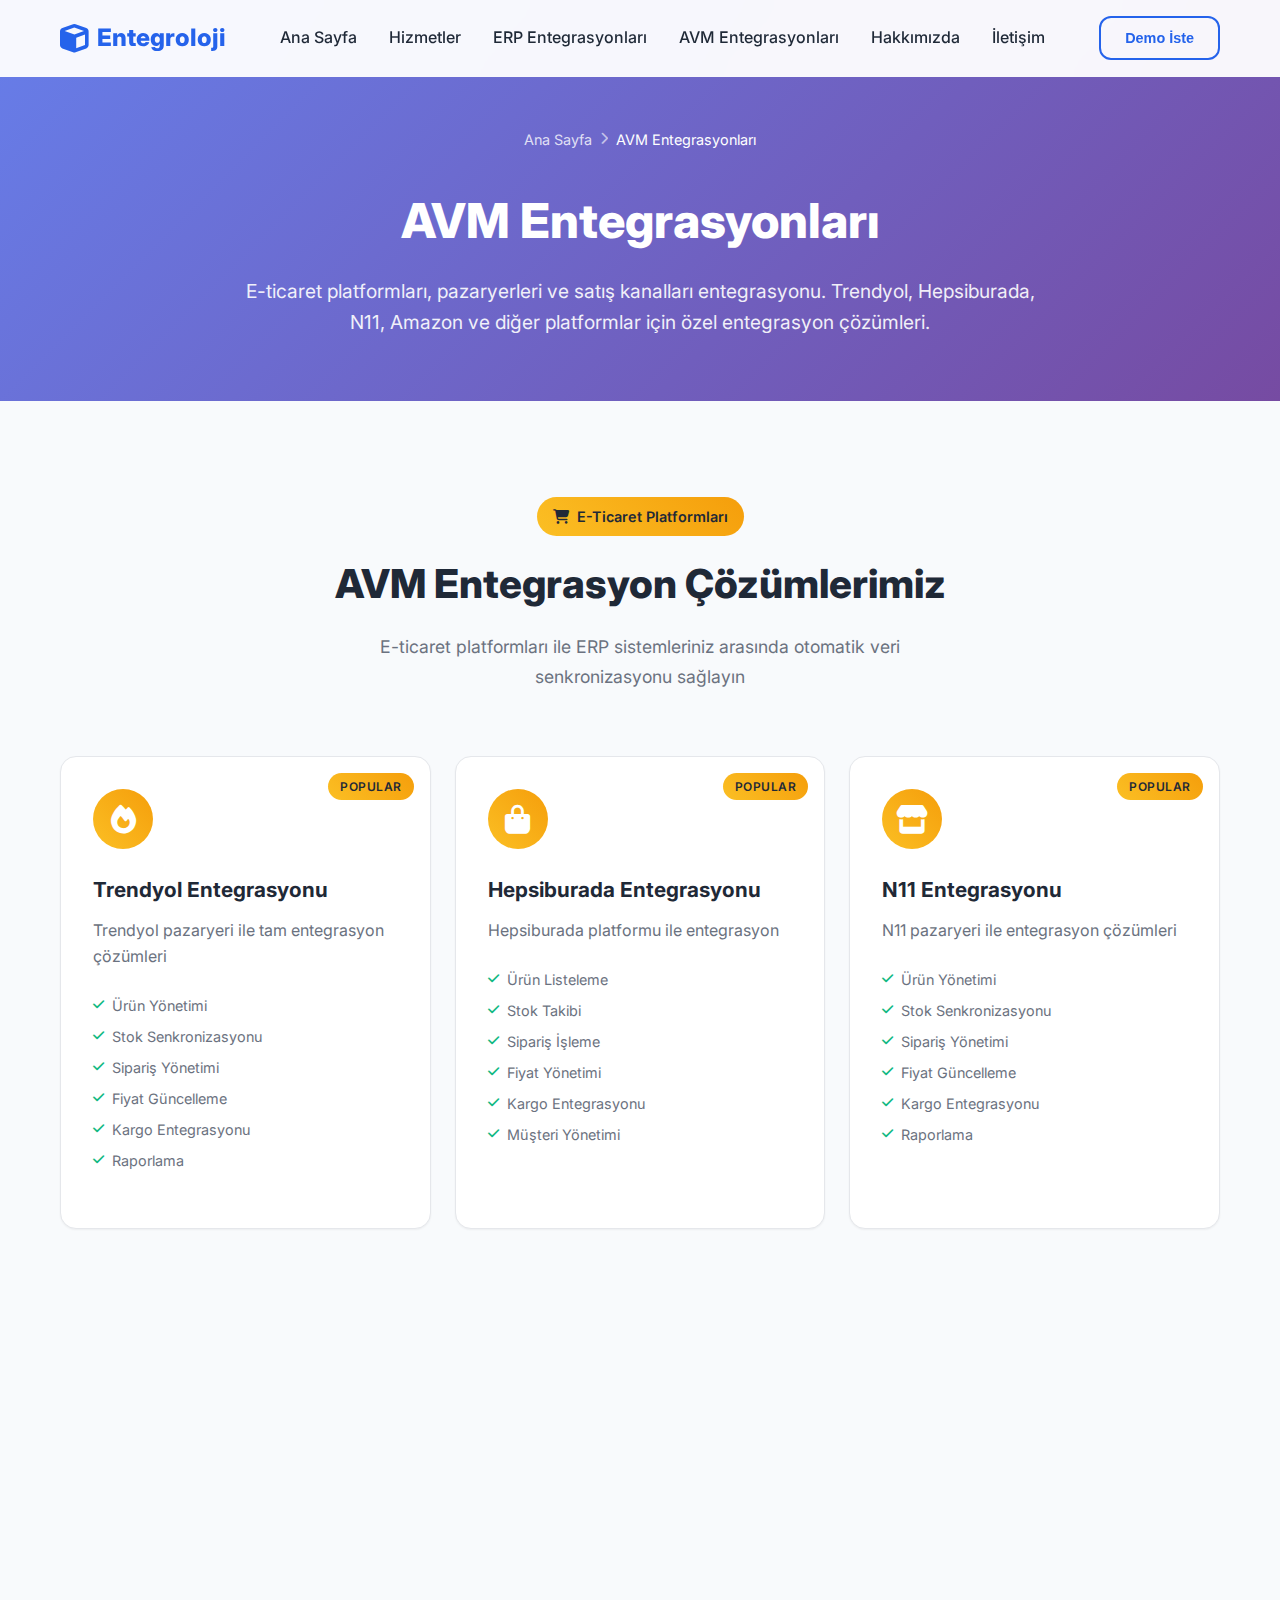
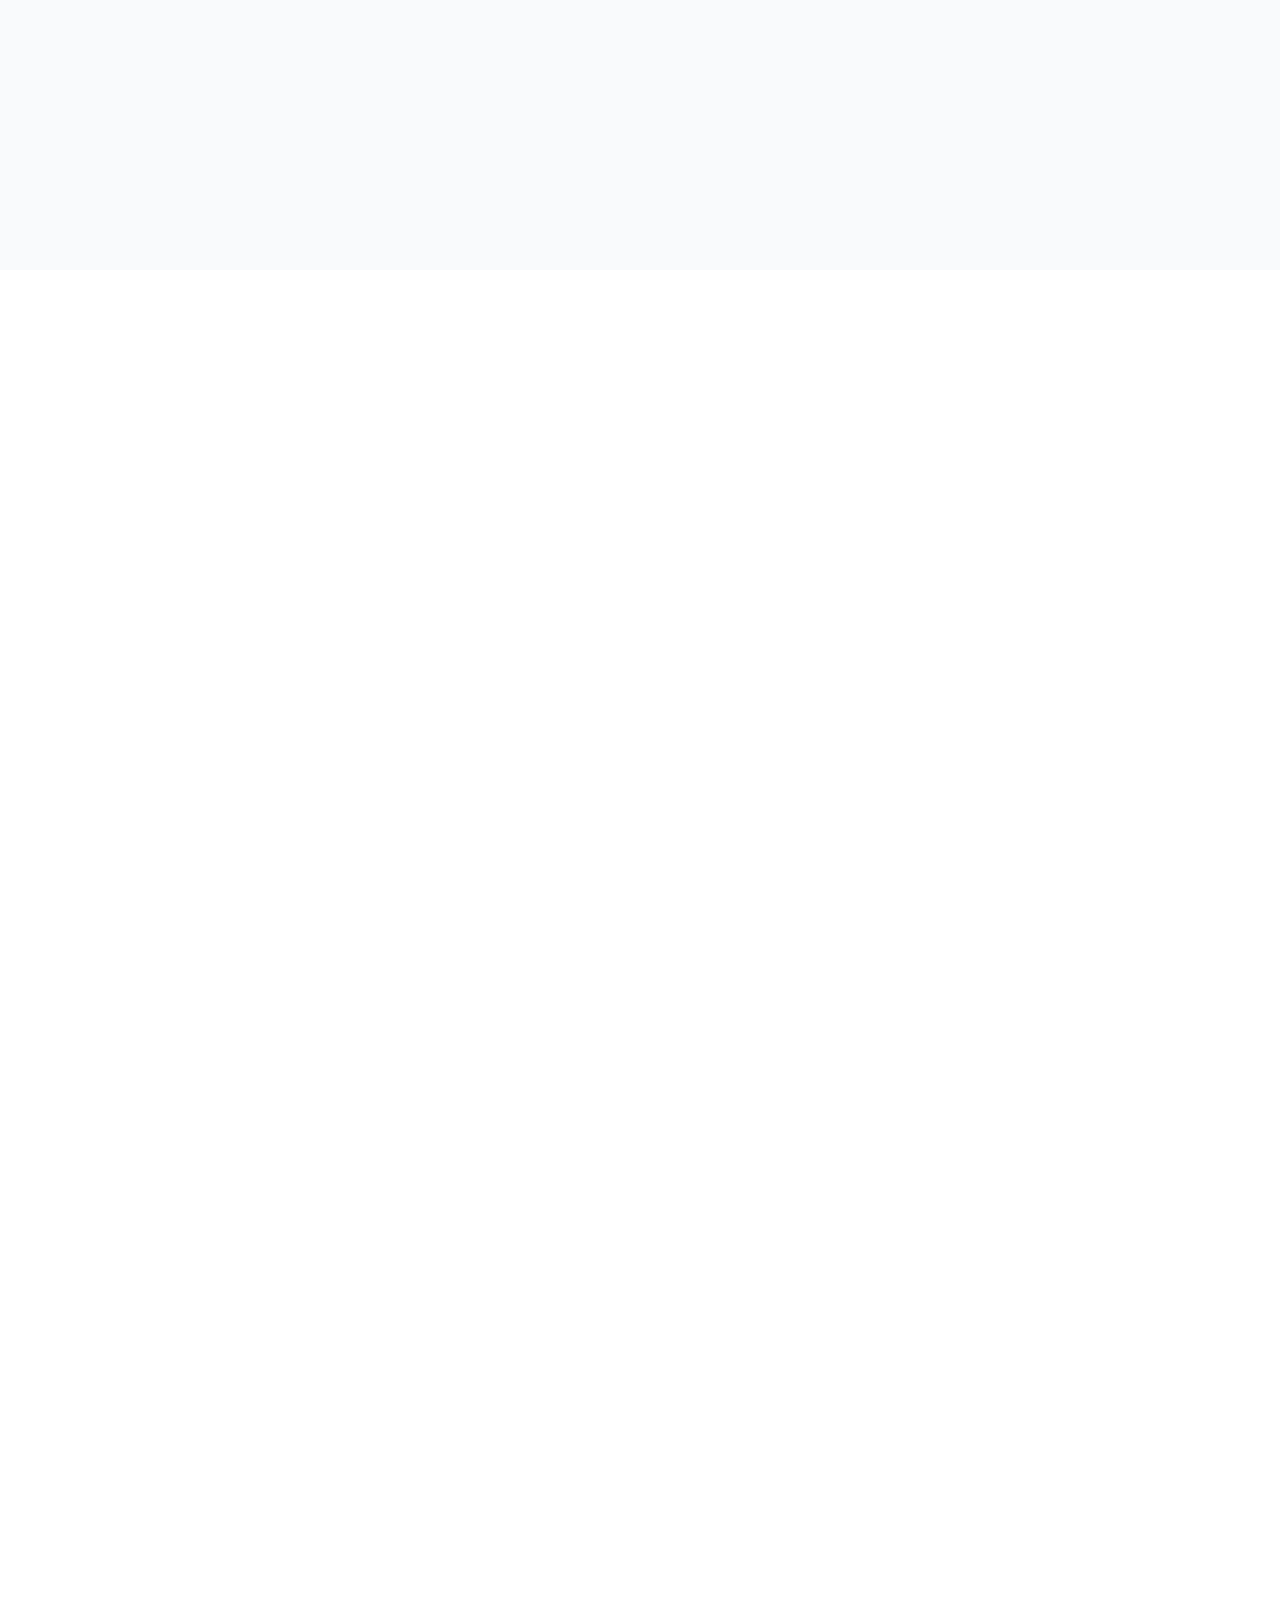
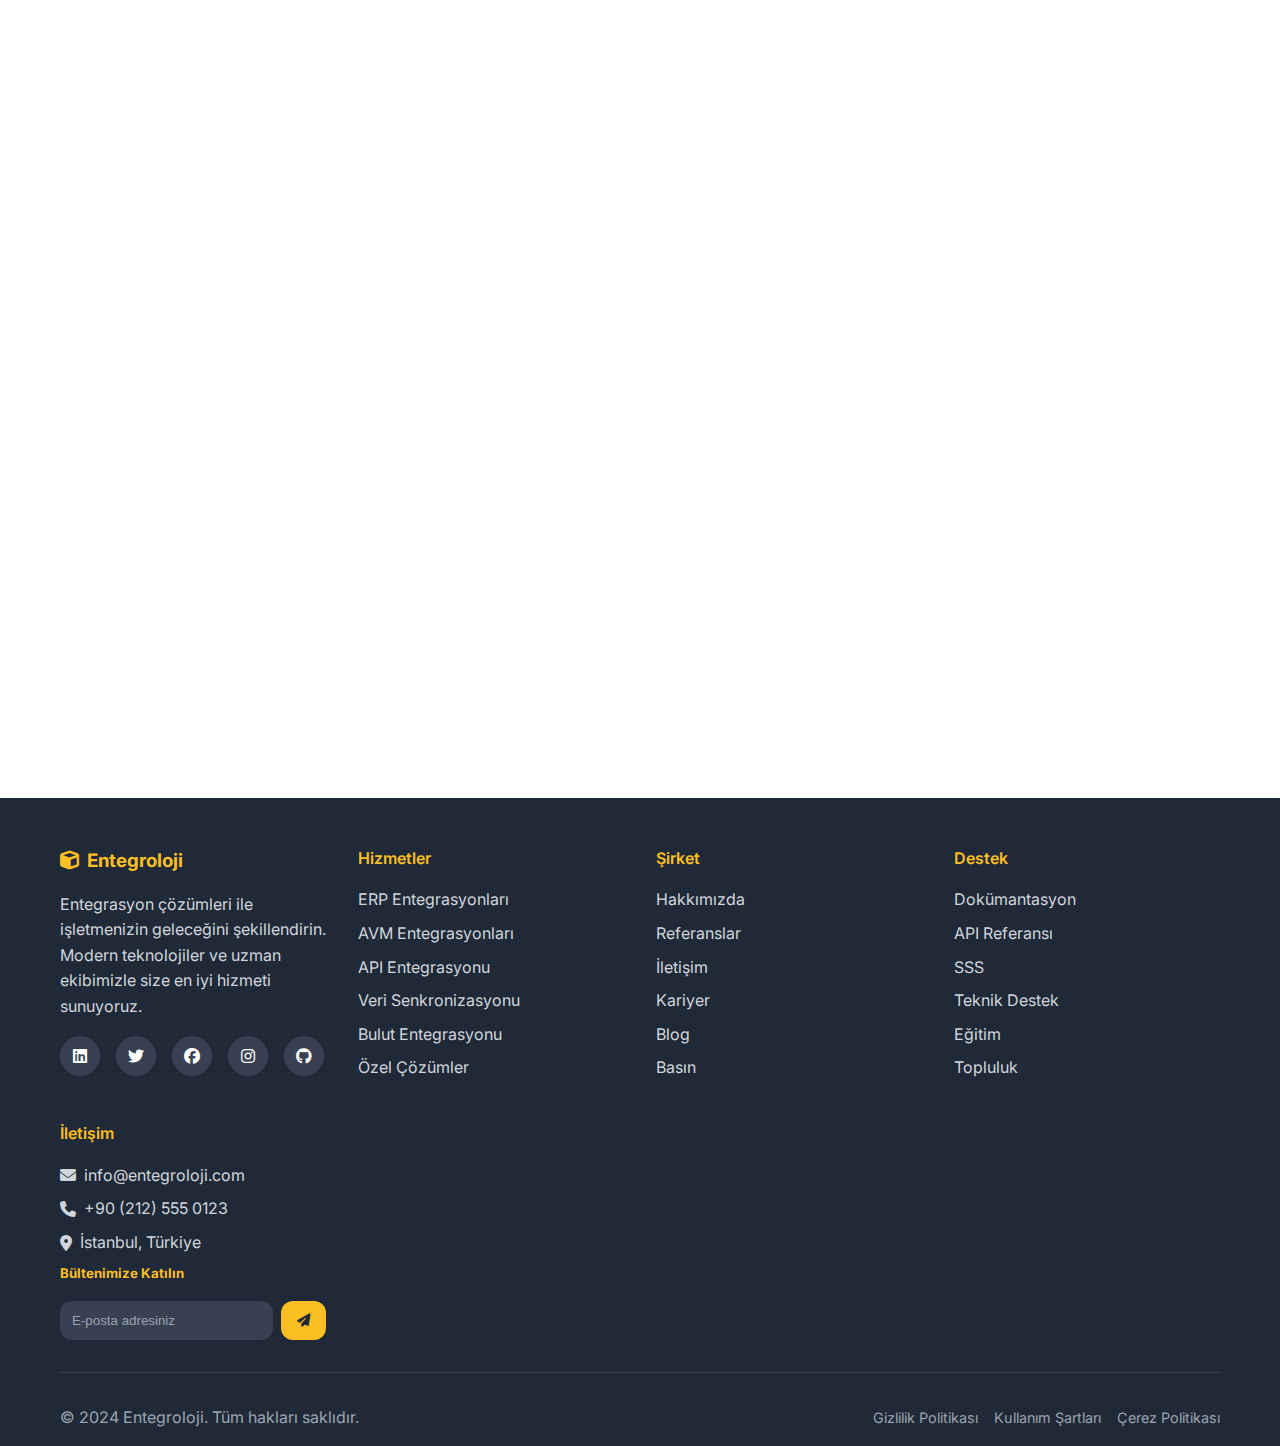
<file: avm-integrations.html>
<!DOCTYPE html>
<html lang="tr">
<head>
    <meta charset="UTF-8">
    <meta name="viewport" content="width=device-width, initial-scale=1.0">
    <title>AVM Entegrasyonları | Entegroloji</title>
    <meta name="description" content="E-ticaret platformları, pazaryerleri ve satış kanalları entegrasyonu. Trendyol, Hepsiburada, N11, Amazon ve diğer platformlar için entegrasyon çözümleri.">
    <meta name="keywords" content="AVM entegrasyonu, e-ticaret, pazaryeri, Trendyol, Hepsiburada, N11, Amazon, entegrasyon">
    <link rel="stylesheet" href="styles.css">
    <link href="https://fonts.googleapis.com/css2?family=Inter:wght@300;400;500;600;700;800&display=swap" rel="stylesheet">
    <link rel="stylesheet" href="https://cdnjs.cloudflare.com/ajax/libs/font-awesome/6.4.0/css/all.min.css">
    <link rel="preconnect" href="https://fonts.googleapis.com">
    <link rel="preconnect" href="https://fonts.gstatic.com" crossorigin>
</head>
<body>
    <!-- Navigation -->
    <nav class="navbar" id="navbar">
        <div class="nav-container">
            <div class="nav-logo">
                <h2><i class="fas fa-cube"></i> Entegroloji</h2>
            </div>
            <ul class="nav-menu" id="navMenu">
                <li class="nav-item">
                    <a href="index.html" class="nav-link">Ana Sayfa</a>
                </li>
                <li class="nav-item">
                    <a href="services.html" class="nav-link">Hizmetler</a>
                </li>
                <li class="nav-item">
                    <a href="erp-integrations.html" class="nav-link">ERP Entegrasyonları</a>
                </li>
                <li class="nav-item">
                    <a href="avm-integrations.html" class="nav-link active">AVM Entegrasyonları</a>
                </li>
                <li class="nav-item">
                    <a href="about.html" class="nav-link">Hakkımızda</a>
                </li>
                <li class="nav-item">
                    <a href="contact.html" class="nav-link">İletişim</a>
                </li>
            </ul>
            <div class="nav-buttons">
                <button class="btn btn-outline" onclick="openDemoModal()">Demo İste</button>
                <div class="hamburger" id="hamburger">
                    <span class="bar"></span>
                    <span class="bar"></span>
                    <span class="bar"></span>
                </div>
            </div>
        </div>
    </nav>

    <!-- Page Header -->
    <section class="page-header">
        <div class="container">
            <div class="header-content">
                <div class="breadcrumb">
                    <a href="index.html">Ana Sayfa</a>
                    <i class="fas fa-chevron-right"></i>
                    <span>AVM Entegrasyonları</span>
                </div>
                <h1>AVM Entegrasyonları</h1>
                <p>E-ticaret platformları, pazaryerleri ve satış kanalları entegrasyonu. Trendyol, Hepsiburada, N11, Amazon ve diğer platformlar için özel entegrasyon çözümleri.</p>
            </div>
        </div>
    </section>

    <!-- AVM Integrations Section -->
    <section class="avm-integrations">
        <div class="container">
            <div class="section-header">
                <div class="section-badge">
                    <i class="fas fa-shopping-cart"></i>
                    <span>E-Ticaret Platformları</span>
                </div>
                <h2>AVM Entegrasyon Çözümlerimiz</h2>
                <p>E-ticaret platformları ile ERP sistemleriniz arasında otomatik veri senkronizasyonu sağlayın</p>
            </div>
            
            <div class="avm-grid">
                <div class="avm-card" data-aos="fade-up" data-aos-delay="100">
                    <div class="avm-logo">
                        <i class="fas fa-fire"></i>
                    </div>
                    <h4>Trendyol Entegrasyonu</h4>
                    <p>Trendyol pazaryeri ile tam entegrasyon çözümleri</p>
                    <ul class="avm-features">
                        <li><i class="fas fa-check"></i> Ürün Yönetimi</li>
                        <li><i class="fas fa-check"></i> Stok Senkronizasyonu</li>
                        <li><i class="fas fa-check"></i> Sipariş Yönetimi</li>
                        <li><i class="fas fa-check"></i> Fiyat Güncelleme</li>
                        <li><i class="fas fa-check"></i> Kargo Entegrasyonu</li>
                        <li><i class="fas fa-check"></i> Raporlama</li>
                    </ul>
                    <div class="avm-badge popular">Popular</div>
                </div>
                
                <div class="avm-card" data-aos="fade-up" data-aos-delay="200">
                    <div class="avm-logo">
                        <i class="fas fa-shopping-bag"></i>
                    </div>
                    <h4>Hepsiburada Entegrasyonu</h4>
                    <p>Hepsiburada platformu ile entegrasyon</p>
                    <ul class="avm-features">
                        <li><i class="fas fa-check"></i> Ürün Listeleme</li>
                        <li><i class="fas fa-check"></i> Stok Takibi</li>
                        <li><i class="fas fa-check"></i> Sipariş İşleme</li>
                        <li><i class="fas fa-check"></i> Fiyat Yönetimi</li>
                        <li><i class="fas fa-check"></i> Kargo Entegrasyonu</li>
                        <li><i class="fas fa-check"></i> Müşteri Yönetimi</li>
                    </ul>
                    <div class="avm-badge popular">Popular</div>
                </div>
                
                <div class="avm-card" data-aos="fade-up" data-aos-delay="300">
                    <div class="avm-logo">
                        <i class="fas fa-store"></i>
                    </div>
                    <h4>N11 Entegrasyonu</h4>
                    <p>N11 pazaryeri ile entegrasyon çözümleri</p>
                    <ul class="avm-features">
                        <li><i class="fas fa-check"></i> Ürün Yönetimi</li>
                        <li><i class="fas fa-check"></i> Stok Senkronizasyonu</li>
                        <li><i class="fas fa-check"></i> Sipariş Yönetimi</li>
                        <li><i class="fas fa-check"></i> Fiyat Güncelleme</li>
                        <li><i class="fas fa-check"></i> Kargo Entegrasyonu</li>
                        <li><i class="fas fa-check"></i> Raporlama</li>
                    </ul>
                    <div class="avm-badge popular">Popular</div>
                </div>
                
                <div class="avm-card" data-aos="fade-up" data-aos-delay="400">
                    <div class="avm-logo">
                        <i class="fas fa-globe"></i>
                    </div>
                    <h4>Amazon Entegrasyonu</h4>
                    <p>Amazon Türkiye ve global pazaryerleri entegrasyonu</p>
                    <ul class="avm-features">
                        <li><i class="fas fa-check"></i> Amazon Seller Central</li>
                        <li><i class="fas fa-check"></i> Ürün Listeleme</li>
                        <li><i class="fas fa-check"></i> Stok Yönetimi</li>
                        <li><i class="fas fa-check"></i> Sipariş İşleme</li>
                        <li><i class="fas fa-check"></i> FBA Entegrasyonu</li>
                        <li><i class="fas fa-check"></i> Çoklu Market Entegrasyonu</li>
                    </ul>
                    <div class="avm-badge enterprise">Enterprise</div>
                </div>
                
                <div class="avm-card" data-aos="fade-up" data-aos-delay="500">
                    <div class="avm-logo">
                        <i class="fas fa-mobile-alt"></i>
                    </div>
                    <h4>GittiGidiyor Entegrasyonu</h4>
                    <p>GittiGidiyor platformu ile entegrasyon</p>
                    <ul class="avm-features">
                        <li><i class="fas fa-check"></i> Ürün Yönetimi</li>
                        <li><i class="fas fa-check"></i> Stok Senkronizasyonu</li>
                        <li><i class="fas fa-check"></i> Sipariş Yönetimi</li>
                        <li><i class="fas fa-check"></i> Fiyat Güncelleme</li>
                        <li><i class="fas fa-check"></i> Kargo Entegrasyonu</li>
                        <li><i class="fas fa-check"></i> Raporlama</li>
                    </ul>
                    <div class="avm-badge growing">Growing</div>
                </div>
                
                <div class="avm-card" data-aos="fade-up" data-aos-delay="600">
                    <div class="avm-logo">
                        <i class="fas fa-cogs"></i>
                    </div>
                    <h4>Diğer Platformlar</h4>
                    <p>Özel e-ticaret platformları için entegrasyon çözümleri</p>
                    <ul class="avm-features">
                        <li><i class="fas fa-check"></i> WooCommerce</li>
                        <li><i class="fas fa-check"></i> Shopify</li>
                        <li><i class="fas fa-check"></i> PrestaShop</li>
                        <li><i class="fas fa-check"></i> OpenCart</li>
                        <li><i class="fas fa-check"></i> Özel Platformlar</li>
                        <li><i class="fas fa-check"></i> API Entegrasyonu</li>
                    </ul>
                    <div class="avm-badge custom">Custom</div>
                </div>
            </div>
        </div>
    </section>

    <!-- AVM Features -->
    <section class="avm-features">
        <div class="container">
            <div class="section-header">
                <div class="section-badge">
                    <i class="fas fa-star"></i>
                    <span>Özellikler</span>
                </div>
                <h2>AVM Entegrasyon Özellikleri</h2>
                <p>E-ticaret entegrasyonlarımızın sunduğu gelişmiş özellikler</p>
            </div>
            
            <div class="features-grid">
                <div class="feature-item" data-aos="fade-up">
                    <div class="feature-icon">
                        <i class="fas fa-sync-alt"></i>
                    </div>
                    <div class="feature-content">
                        <h3>Otomatik Senkronizasyon</h3>
                        <p>Ürün bilgileri, stok durumu ve fiyatların otomatik olarak senkronize edilmesi.</p>
                    </div>
                </div>
                
                <div class="feature-item" data-aos="fade-up" data-aos-delay="100">
                    <div class="feature-icon">
                        <i class="fas fa-box"></i>
                    </div>
                    <div class="feature-content">
                        <h3>Stok Yönetimi</h3>
                        <p>Merkezi stok yönetimi ile tüm platformlarda doğru stok bilgisi.</p>
                    </div>
                </div>
                
                <div class="feature-item" data-aos="fade-up" data-aos-delay="200">
                    <div class="feature-icon">
                        <i class="fas fa-shopping-cart"></i>
                    </div>
                    <div class="feature-content">
                        <h3>Sipariş Yönetimi</h3>
                        <p>Tüm platformlardan gelen siparişlerin merkezi yönetimi ve otomatik işlenmesi.</p>
                    </div>
                </div>
                
                <div class="feature-item" data-aos="fade-up" data-aos-delay="300">
                    <div class="feature-icon">
                        <i class="fas fa-truck"></i>
                    </div>
                    <div class="feature-content">
                        <h3>Kargo Entegrasyonu</h3>
                        <p>Kargo firmaları ile entegrasyon ile otomatik kargo takibi.</p>
                    </div>
                </div>
                
                <div class="feature-item" data-aos="fade-up" data-aos-delay="400">
                    <div class="feature-icon">
                        <i class="fas fa-chart-bar"></i>
                    </div>
                    <div class="feature-content">
                        <h3>Raporlama</h3>
                        <p>Detaylı satış raporları ve performans analizleri.</p>
                    </div>
                </div>
                
                <div class="feature-item" data-aos="fade-up" data-aos-delay="500">
                    <div class="feature-icon">
                        <i class="fas fa-shield-alt"></i>
                    </div>
                    <div class="feature-content">
                        <h3>Güvenlik</h3>
                        <p>SSL şifreleme ve güvenli API bağlantıları ile veri güvenliği.</p>
                    </div>
                </div>
            </div>
        </div>
    </section>

    <!-- AVM Benefits -->
    <section class="avm-benefits">
        <div class="container">
            <div class="section-header">
                <div class="section-badge">
                    <i class="fas fa-star"></i>
                    <span>Faydalar</span>
                </div>
                <h2>AVM Entegrasyonunun Faydaları</h2>
                <p>E-ticaret entegrasyonu ile satışlarınızı artırın ve operasyonel verimliliğinizi yükseltin</p>
            </div>
            
            <div class="benefits-grid">
                <div class="benefit-item" data-aos="fade-up">
                    <div class="benefit-icon">
                        <i class="fas fa-chart-line"></i>
                    </div>
                    <h3>Satış Artışı</h3>
                    <p>Çoklu platform entegrasyonu ile satış kanallarınızı genişletin ve satışlarınızı %200'e kadar artırın.</p>
                </div>
                
                <div class="benefit-item" data-aos="fade-up" data-aos-delay="100">
                    <div class="benefit-icon">
                        <i class="fas fa-clock"></i>
                    </div>
                    <h3>Zaman Tasarrufu</h3>
                    <p>Otomatik entegrasyon ile manuel işlemlerinizi %90 azaltın ve zamandan tasarruf edin.</p>
                </div>
                
                <div class="benefit-item" data-aos="fade-up" data-aos-delay="200">
                    <div class="benefit-icon">
                        <i class="fas fa-exclamation-triangle"></i>
                    </div>
                    <h3>Hata Azaltma</h3>
                    <p>Otomatik veri senkronizasyonu ile manuel hataları minimize edin.</p>
                </div>
                
                <div class="benefit-item" data-aos="fade-up" data-aos-delay="300">
                    <div class="benefit-icon">
                        <i class="fas fa-users"></i>
                    </div>
                    <h3>Müşteri Memnuniyeti</h3>
                    <p>Hızlı sipariş işleme ve doğru stok bilgisi ile müşteri memnuniyetini artırın.</p>
                </div>
                
                <div class="benefit-item" data-aos="fade-up" data-aos-delay="400">
                    <div class="benefit-icon">
                        <i class="fas fa-dollar-sign"></i>
                    </div>
                    <h3>Maliyet Azaltma</h3>
                    <p>Operasyonel maliyetlerinizi düşürün ve karlılığınızı artırın.</p>
                </div>
                
                <div class="benefit-item" data-aos="fade-up" data-aos-delay="500">
                    <div class="benefit-icon">
                        <i class="fas fa-eye"></i>
                    </div>
                    <h3>Görünürlük</h3>
                    <p>Çoklu platformlarda ürünlerinizin görünürlüğünü artırın.</p>
                </div>
            </div>
        </div>
    </section>

    <!-- CTA Section -->
    <section class="cta-section">
        <div class="container">
            <div class="cta-content">
                <h2>AVM Entegrasyon Projenizi Başlatın</h2>
                <p>Uzman ekibimizle e-ticaret entegrasyon ihtiyaçlarınızı değerlendirelim ve size özel çözümler sunalım.</p>
                <div class="cta-buttons">
                    <a href="contact.html" class="btn btn-primary">
                        <i class="fas fa-phone"></i>
                        Ücretsiz Danışmanlık
                    </a>
                    <button class="btn btn-outline" onclick="openDemoModal()">
                        <i class="fas fa-play"></i>
                        Demo İste
                    </button>
                </div>
            </div>
        </div>
    </section>

    <!-- Footer -->
    <footer class="footer">
        <div class="container">
            <div class="footer-content">
                <div class="footer-section">
                    <div class="footer-logo">
                        <h3><i class="fas fa-cube"></i> Entegroloji</h3>
                    </div>
                    <p>Entegrasyon çözümleri ile işletmenizin geleceğini şekillendirin. Modern teknolojiler ve uzman ekibimizle size en iyi hizmeti sunuyoruz.</p>
                    <div class="social-links">
                        <a href="#" aria-label="LinkedIn"><i class="fab fa-linkedin"></i></a>
                        <a href="#" aria-label="Twitter"><i class="fab fa-twitter"></i></a>
                        <a href="#" aria-label="Facebook"><i class="fab fa-facebook"></i></a>
                        <a href="#" aria-label="Instagram"><i class="fab fa-instagram"></i></a>
                        <a href="#" aria-label="GitHub"><i class="fab fa-github"></i></a>
                    </div>
                </div>
                <div class="footer-section">
                    <h4>Hizmetler</h4>
                    <ul>
                        <li><a href="erp-integrations.html">ERP Entegrasyonları</a></li>
                        <li><a href="avm-integrations.html">AVM Entegrasyonları</a></li>
                        <li><a href="services.html">API Entegrasyonu</a></li>
                        <li><a href="services.html">Veri Senkronizasyonu</a></li>
                        <li><a href="services.html">Bulut Entegrasyonu</a></li>
                        <li><a href="services.html">Özel Çözümler</a></li>
                    </ul>
                </div>
                <div class="footer-section">
                    <h4>Şirket</h4>
                    <ul>
                        <li><a href="about.html">Hakkımızda</a></li>
                        <li><a href="about.html">Referanslar</a></li>
                        <li><a href="contact.html">İletişim</a></li>
                        <li><a href="#">Kariyer</a></li>
                        <li><a href="#">Blog</a></li>
                        <li><a href="#">Basın</a></li>
                    </ul>
                </div>
                <div class="footer-section">
                    <h4>Destek</h4>
                    <ul>
                        <li><a href="#">Dokümantasyon</a></li>
                        <li><a href="#">API Referansı</a></li>
                        <li><a href="#">SSS</a></li>
                        <li><a href="#">Teknik Destek</a></li>
                        <li><a href="#">Eğitim</a></li>
                        <li><a href="#">Topluluk</a></li>
                    </ul>
                </div>
                <div class="footer-section">
                    <h4>İletişim</h4>
                    <div class="footer-contact">
                        <p><i class="fas fa-envelope"></i> info@entegroloji.com</p>
                        <p><i class="fas fa-phone"></i> +90 (212) 555 0123</p>
                        <p><i class="fas fa-map-marker-alt"></i> İstanbul, Türkiye</p>
                    </div>
                    <div class="newsletter">
                        <h5>Bültenimize Katılın</h5>
                        <form class="newsletter-form">
                            <input type="email" placeholder="E-posta adresiniz">
                            <button type="submit"><i class="fas fa-paper-plane"></i></button>
                        </form>
                    </div>
                </div>
            </div>
            <div class="footer-bottom">
                <div class="footer-bottom-content">
                    <p>&copy; 2024 Entegroloji. Tüm hakları saklıdır.</p>
                    <div class="footer-links">
                        <a href="#">Gizlilik Politikası</a>
                        <a href="#">Kullanım Şartları</a>
                        <a href="#">Çerez Politikası</a>
                    </div>
                </div>
            </div>
        </div>
    </footer>

    <!-- Demo Modal -->
    <div class="modal" id="demoModal">
        <div class="modal-content">
            <div class="modal-header">
                <h3>Demo Talep Formu</h3>
                <button class="modal-close" onclick="closeDemoModal()">
                    <i class="fas fa-times"></i>
                </button>
            </div>
            <div class="modal-body">
                <form id="demoForm">
                    <div class="form-group">
                        <label for="demoName">Adınız *</label>
                        <input type="text" id="demoName" required>
                    </div>
                    <div class="form-group">
                        <label for="demoEmail">E-posta *</label>
                        <input type="email" id="demoEmail" required>
                    </div>
                    <div class="form-group">
                        <label for="demoCompany">Şirket</label>
                        <input type="text" id="demoCompany">
                    </div>
                    <div class="form-group">
                        <label for="demoService">İlgilendiğiniz Platform</label>
                        <select id="demoService">
                            <option value="">Seçiniz</option>
                            <option value="trendyol">Trendyol</option>
                            <option value="hepsiburada">Hepsiburada</option>
                            <option value="n11">N11</option>
                            <option value="amazon">Amazon</option>
                            <option value="gittigidiyor">GittiGidiyor</option>
                            <option value="other">Diğer</option>
                        </select>
                    </div>
                    <div class="form-group">
                        <label for="demoMessage">Mesajınız</label>
                        <textarea id="demoMessage" rows="4"></textarea>
                    </div>
                    <button type="submit" class="btn btn-primary">Demo Talep Et</button>
                </form>
            </div>
        </div>
    </div>

    <!-- Back to Top Button -->
    <button class="back-to-top" id="backToTop">
        <i class="fas fa-chevron-up"></i>
    </button>

    <script src="script.js"></script>
</body>
</html>
</file>
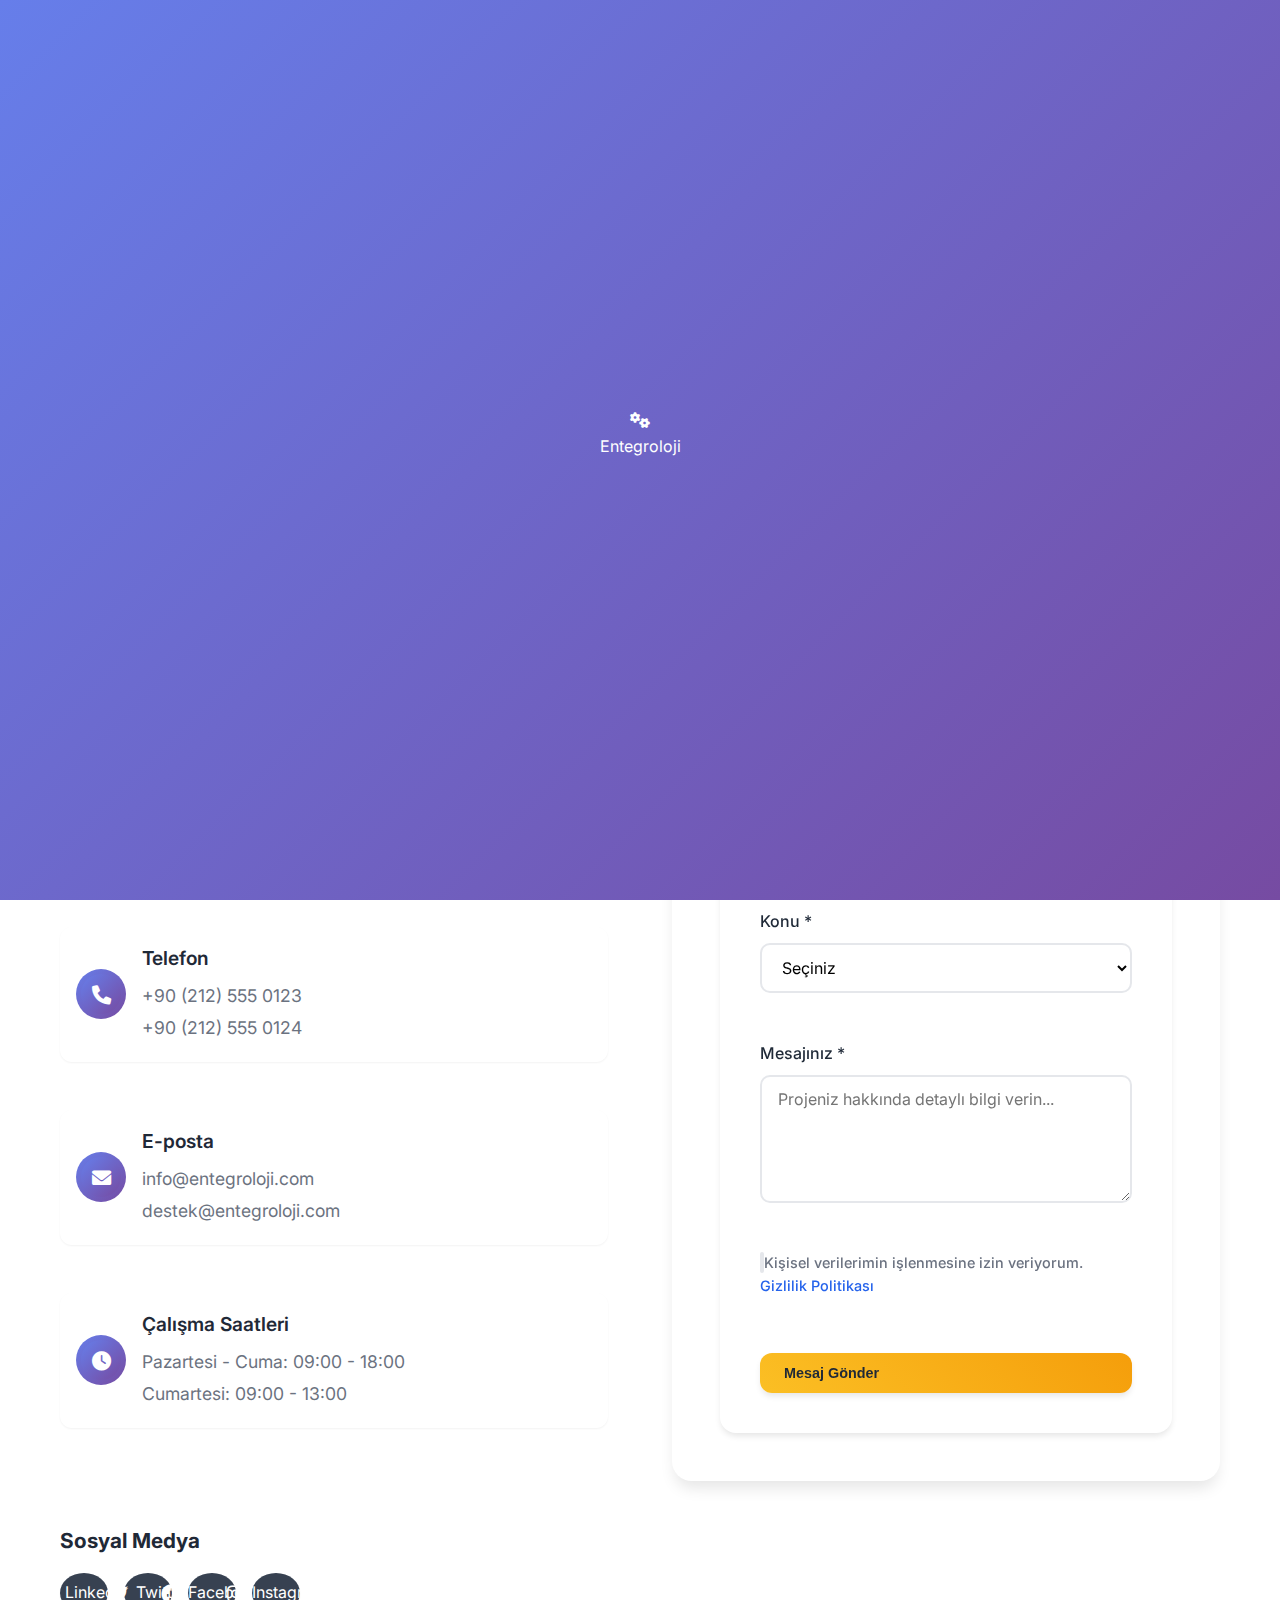
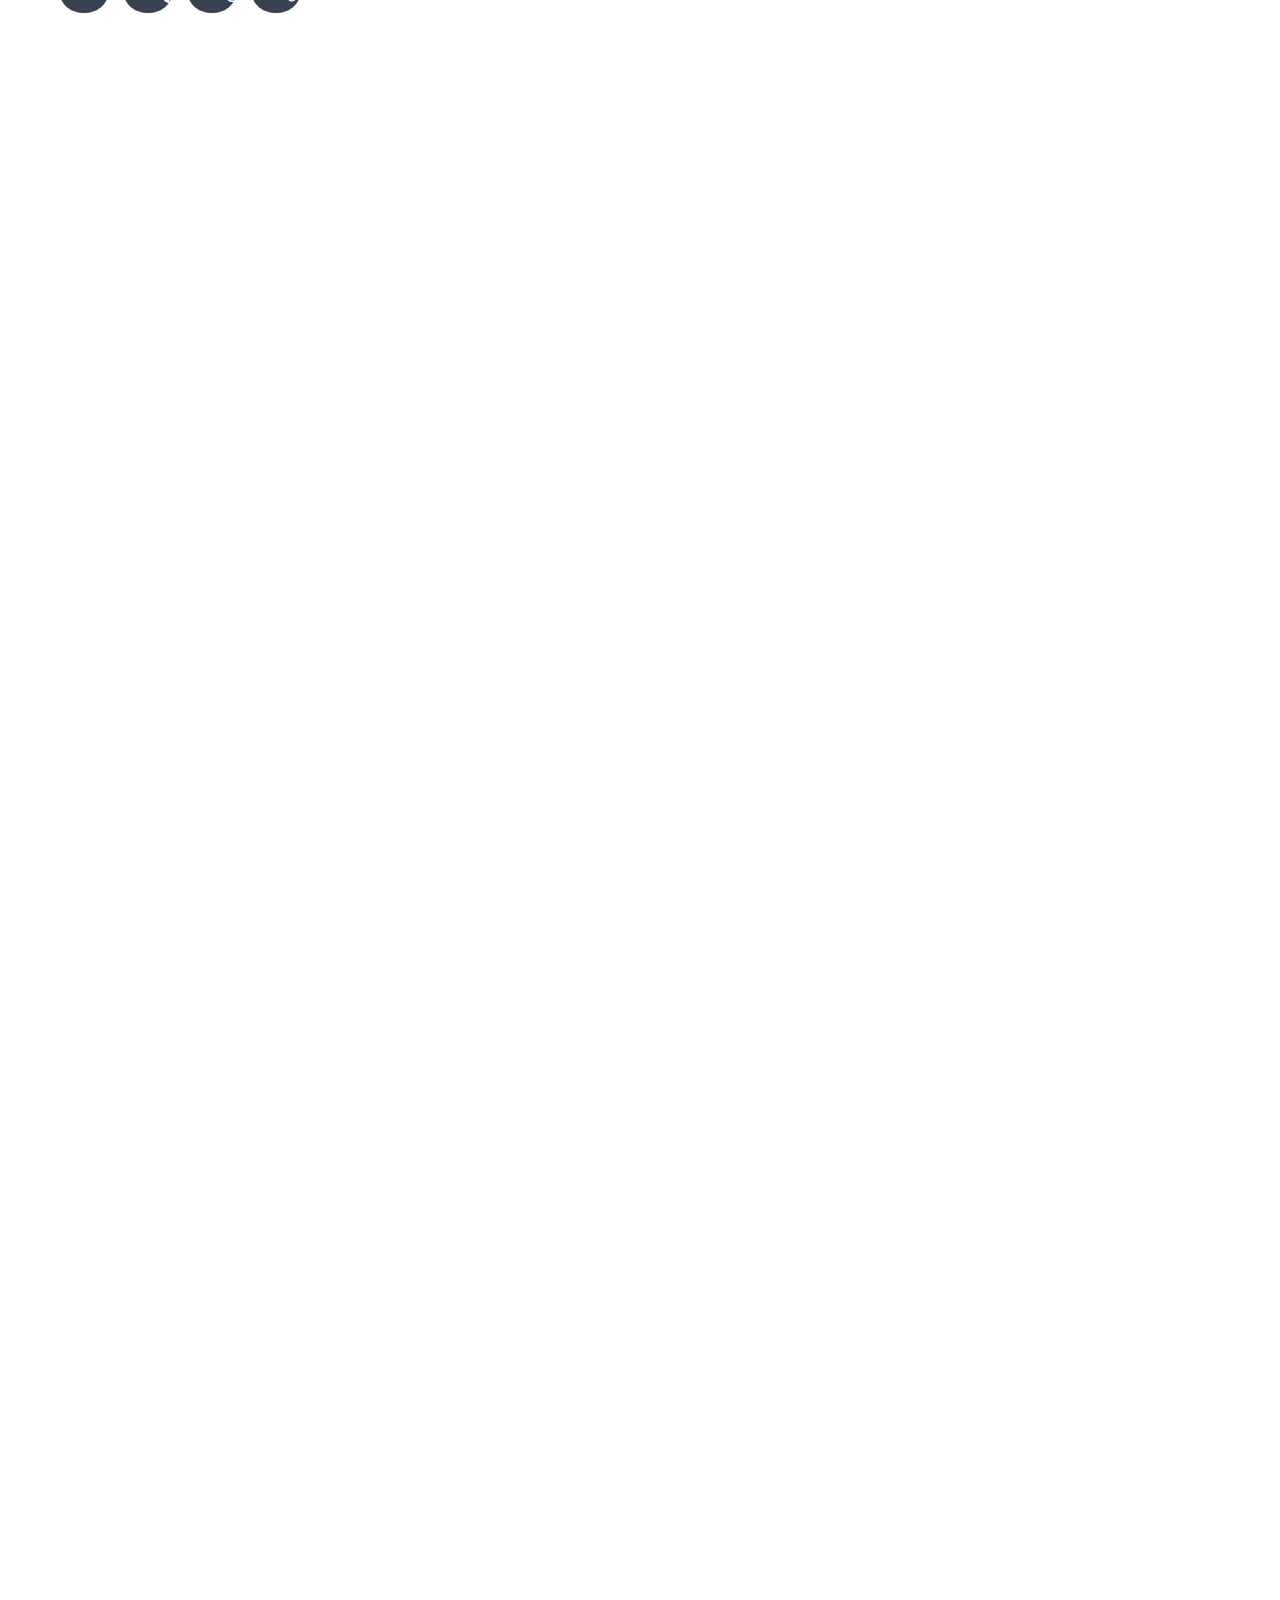
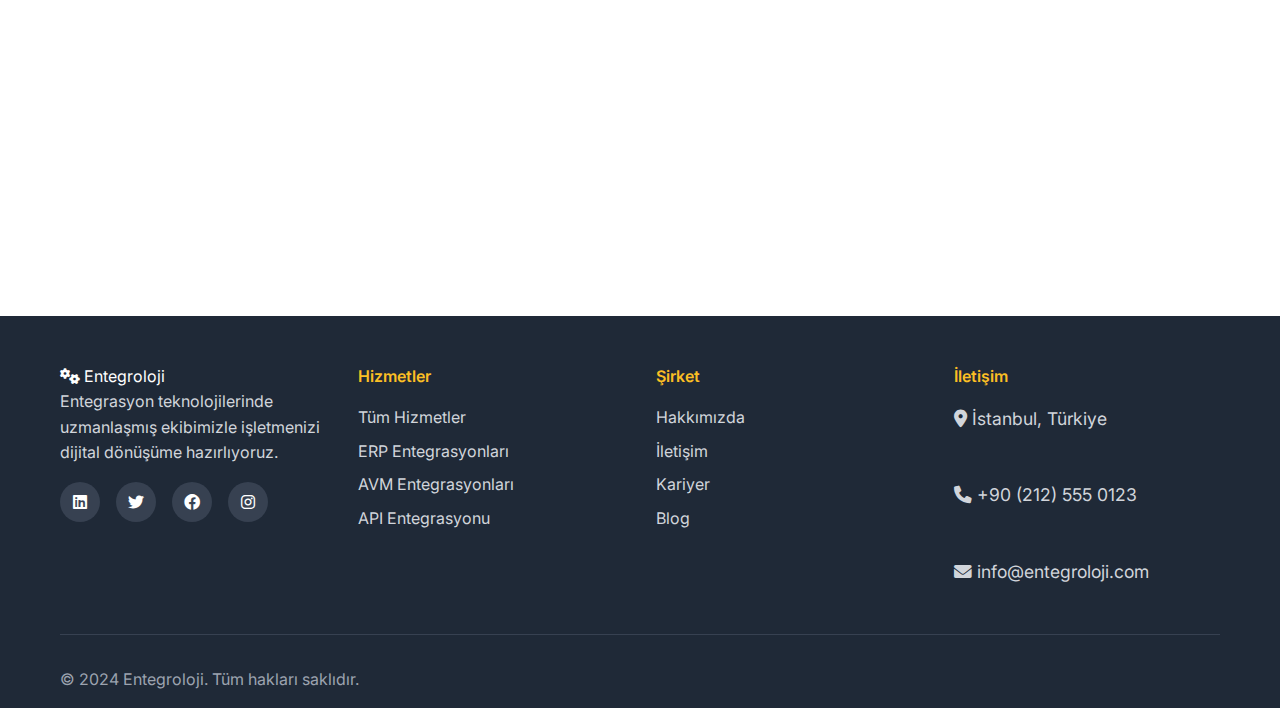
<file: contact.html>
<!DOCTYPE html>
<html lang="tr">
<head>
    <meta charset="UTF-8">
    <meta name="viewport" content="width=device-width, initial-scale=1.0">
    <title>İletişim - Entegroloji | Entegrasyon Uzmanları</title>
    <meta name="description" content="Entegroloji ile iletişime geçin. Adres, telefon, e-posta ve sosyal medya bilgilerimiz. Projeleriniz için bizimle iletişime geçin.">
    <meta name="keywords" content="entegroloji, iletişim, adres, telefon, e-posta, sosyal medya, proje talebi">
    
    <!-- Favicon -->
    <link rel="icon" type="image/x-icon" href="favicon.ico">
    
    <!-- CSS -->
    <link rel="stylesheet" href="styles.css">
    
    <!-- Font Awesome -->
    <link rel="stylesheet" href="https://cdnjs.cloudflare.com/ajax/libs/font-awesome/6.0.0/css/all.min.css">
    
    <!-- Google Fonts -->
    <link href="https://fonts.googleapis.com/css2?family=Inter:wght@300;400;500;600;700&display=swap" rel="stylesheet">
</head>
<body>
    <!-- Loading Screen -->
    <div id="loadingScreen" class="loading-screen">
        <div class="loading-content">
            <div class="loading-logo">
                <i class="fas fa-cogs"></i>
            </div>
            <div class="loading-text">Entegroloji</div>
            <div class="loading-spinner"></div>
        </div>
    </div>

    <!-- Navigation -->
    <nav class="navbar" id="navbar">
        <div class="nav-container">
            <div class="nav-logo">
                <a href="index.html">
                    <i class="fas fa-cogs"></i>
                    <span>Entegroloji</span>
                </a>
            </div>
            <ul class="nav-menu" id="navMenu">
                <li class="nav-item">
                    <a href="index.html" class="nav-link">Ana Sayfa</a>
                </li>
                <li class="nav-item">
                    <a href="services.html" class="nav-link">Hizmetler</a>
                </li>
                <li class="nav-item">
                    <a href="about.html" class="nav-link">Hakkımızda</a>
                </li>
                <li class="nav-item">
                    <a href="contact.html" class="nav-link active">İletişim</a>
                </li>
            </ul>
            <div class="nav-buttons">
                <button class="btn btn-primary" onclick="openDemoModal()">Demo İste</button>
            </div>
            <div class="hamburger" id="hamburger">
                <span></span>
                <span></span>
                <span></span>
            </div>
        </div>
    </nav>

    <!-- Page Header -->
    <section class="page-header">
        <div class="header-content">
            <div class="breadcrumb">
                <a href="index.html">Ana Sayfa</a>
                <i class="fas fa-chevron-right"></i>
                <span>İletişim</span>
            </div>
            <h1>İletişim</h1>
            <p>Projeleriniz için bizimle iletişime geçin. Uzman ekibimiz size en uygun çözümü sunacaktır.</p>
        </div>
    </section>

    <!-- Contact Hero -->
    <section class="contact-hero">
        <div class="container">
            <div class="contact-content">
                <div class="contact-info" data-aos="fade-right">
                    <h2>Bizimle İletişime Geçin</h2>
                    <p class="lead">Entegrasyon projeleriniz için uzman ekibimizle görüşün. Size en uygun çözümü birlikte geliştirelim.</p>
                    
                    <div class="contact-details">
                        <div class="contact-item">
                            <div class="contact-icon">
                                <i class="fas fa-map-marker-alt"></i>
                            </div>
                            <div class="contact-text">
                                <h4>Adres</h4>
                                <p>Levent Mahallesi, Büyükdere Caddesi<br>No: 123, Kat: 5<br>34330 Beşiktaş/İstanbul</p>
                            </div>
                        </div>
                        
                        <div class="contact-item">
                            <div class="contact-icon">
                                <i class="fas fa-phone"></i>
                            </div>
                            <div class="contact-text">
                                <h4>Telefon</h4>
                                <p>+90 (212) 555 0123</p>
                                <p>+90 (212) 555 0124</p>
                            </div>
                        </div>
                        
                        <div class="contact-item">
                            <div class="contact-icon">
                                <i class="fas fa-envelope"></i>
                            </div>
                            <div class="contact-text">
                                <h4>E-posta</h4>
                                <p>info@entegroloji.com</p>
                                <p>destek@entegroloji.com</p>
                            </div>
                        </div>
                        
                        <div class="contact-item">
                            <div class="contact-icon">
                                <i class="fas fa-clock"></i>
                            </div>
                            <div class="contact-text">
                                <h4>Çalışma Saatleri</h4>
                                <p>Pazartesi - Cuma: 09:00 - 18:00</p>
                                <p>Cumartesi: 09:00 - 13:00</p>
                            </div>
                        </div>
                    </div>
                    
                    <div class="social-contact">
                        <h4>Sosyal Medya</h4>
                        <div class="social-links">
                            <a href="#" class="social-link">
                                <i class="fab fa-linkedin"></i>
                                <span>LinkedIn</span>
                            </a>
                            <a href="#" class="social-link">
                                <i class="fab fa-twitter"></i>
                                <span>Twitter</span>
                            </a>
                            <a href="#" class="social-link">
                                <i class="fab fa-facebook"></i>
                                <span>Facebook</span>
                            </a>
                            <a href="#" class="social-link">
                                <i class="fab fa-instagram"></i>
                                <span>Instagram</span>
                            </a>
                        </div>
                    </div>
                </div>
                
                <div class="contact-form-container" data-aos="fade-left">
                    <div class="contact-form-card">
                        <h3>Mesaj Gönderin</h3>
                        <p>Projeleriniz hakkında bilgi almak için formu doldurun.</p>
                        
                        <form id="contactForm" class="contact-form">
                            <div class="form-row">
                                <div class="form-group">
                                    <label for="contactName">Ad Soyad *</label>
                                    <input type="text" id="contactName" name="name" required>
                                </div>
                                <div class="form-group">
                                    <label for="contactCompany">Şirket Adı *</label>
                                    <input type="text" id="contactCompany" name="company" required>
                                </div>
                            </div>
                            
                            <div class="form-row">
                                <div class="form-group">
                                    <label for="contactEmail">E-posta *</label>
                                    <input type="email" id="contactEmail" name="email" required>
                                </div>
                                <div class="form-group">
                                    <label for="contactPhone">Telefon *</label>
                                    <input type="tel" id="contactPhone" name="phone" required>
                                </div>
                            </div>
                            
                            <div class="form-group">
                                <label for="contactSubject">Konu *</label>
                                <select id="contactSubject" name="subject" required>
                                    <option value="">Seçiniz</option>
                                    <option value="erp">ERP Entegrasyonu</option>
                                    <option value="avm">AVM Entegrasyonu</option>
                                    <option value="api">API Entegrasyonu</option>
                                    <option value="data">Veri Senkronizasyonu</option>
                                    <option value="consulting">Danışmanlık</option>
                                    <option value="support">Teknik Destek</option>
                                    <option value="other">Diğer</option>
                                </select>
                            </div>
                            
                            <div class="form-group">
                                <label for="contactMessage">Mesajınız *</label>
                                <textarea id="contactMessage" name="message" rows="5" placeholder="Projeniz hakkında detaylı bilgi verin..." required></textarea>
                            </div>
                            
                            <div class="form-group">
                                <label class="checkbox-label">
                                    <input type="checkbox" id="contactPrivacy" name="privacy" required>
                                    <span class="checkmark"></span>
                                    <span class="checkbox-text">Kişisel verilerimin işlenmesine izin veriyorum. <a href="#" class="privacy-link">Gizlilik Politikası</a></span>
                                </label>
                            </div>
                            
                            <button type="submit" class="btn btn-primary btn-full">
                                <span class="btn-text">Mesaj Gönder</span>
                                <span class="btn-loading" style="display: none;">
                                    <i class="fas fa-spinner fa-spin"></i>
                                    Gönderiliyor...
                                </span>
                            </button>
                        </form>
                    </div>
                </div>
            </div>
        </div>
    </section>

    <!-- Office Locations -->
    <section class="offices-section">
        <div class="container">
            <div class="section-header" data-aos="fade-up">
                <h2>Ofislerimiz</h2>
                <p>Türkiye genelinde hizmet verdiğimiz lokasyonlar</p>
            </div>
            <div class="offices-grid">
                <div class="office-card" data-aos="fade-up" data-aos-delay="100">
                    <div class="office-icon">
                        <i class="fas fa-building"></i>
                    </div>
                    <h4>İstanbul - Merkez Ofis</h4>
                    <p>Levent Mahallesi, Büyükdere Caddesi<br>No: 123, Kat: 5<br>34330 Beşiktaş/İstanbul</p>
                    <div class="office-contact">
                        <p><i class="fas fa-phone"></i> +90 (212) 555 0123</p>
                        <p><i class="fas fa-envelope"></i> istanbul@entegroloji.com</p>
                    </div>
                </div>
                
                <div class="office-card" data-aos="fade-up" data-aos-delay="200">
                    <div class="office-icon">
                        <i class="fas fa-building"></i>
                    </div>
                    <h4>Ankara - Şube</h4>
                    <p>Çankaya Mahallesi, Atatürk Bulvarı<br>No: 456, Kat: 3<br>06690 Çankaya/Ankara</p>
                    <div class="office-contact">
                        <p><i class="fas fa-phone"></i> +90 (312) 555 0123</p>
                        <p><i class="fas fa-envelope"></i> ankara@entegroloji.com</p>
                    </div>
                </div>
                
                <div class="office-card" data-aos="fade-up" data-aos-delay="300">
                    <div class="office-icon">
                        <i class="fas fa-building"></i>
                    </div>
                    <h4>İzmir - Şube</h4>
                    <p>Alsancak Mahallesi, Kıbrıs Şehitleri Caddesi<br>No: 789, Kat: 2<br>35220 Konak/İzmir</p>
                    <div class="office-contact">
                        <p><i class="fas fa-phone"></i> +90 (232) 555 0123</p>
                        <p><i class="fas fa-envelope"></i> izmir@entegroloji.com</p>
                    </div>
                </div>
            </div>
        </div>
    </section>

    <!-- FAQ Section -->
    <section class="faq-section">
        <div class="container">
            <div class="section-header" data-aos="fade-up">
                <h2>Sık Sorulan Sorular</h2>
                <p>En çok merak edilen konular hakkında bilgi alın</p>
            </div>
            <div class="faq-grid">
                <div class="faq-item" data-aos="fade-up" data-aos-delay="100">
                    <div class="faq-question">
                        <h4>Entegrasyon projesi ne kadar sürer?</h4>
                        <i class="fas fa-chevron-down"></i>
                    </div>
                    <div class="faq-answer">
                        <p>Proje süresi, entegrasyonun karmaşıklığına ve kapsamına göre değişir. Basit API entegrasyonları 2-4 hafta, karmaşık ERP entegrasyonları ise 2-6 ay sürebilir.</p>
                    </div>
                </div>
                
                <div class="faq-item" data-aos="fade-up" data-aos-delay="200">
                    <div class="faq-question">
                        <h4>Hangi ERP sistemleri ile entegrasyon yapıyorsunuz?</h4>
                        <i class="fas fa-chevron-down"></i>
                    </div>
                    <div class="faq-answer">
                        <p>SAP, Mikro, Logo, ETA, Oracle, Microsoft Dynamics, Sage, Infor gibi popüler ERP sistemleri ile entegrasyon yapıyoruz. Özel sistemler için de çözüm geliştiriyoruz.</p>
                    </div>
                </div>
                
                <div class="faq-item" data-aos="fade-up" data-aos-delay="300">
                    <div class="faq-question">
                        <h4>Teknik destek hizmeti veriyor musunuz?</h4>
                        <i class="fas fa-chevron-down"></i>
                    </div>
                    <div class="faq-answer">
                        <p>Evet, 7/24 teknik destek hizmeti veriyoruz. Acil durumlar için telefon desteği, genel sorular için e-posta ve uzaktan erişim desteği sağlıyoruz.</p>
                    </div>
                </div>
                
                <div class="faq-item" data-aos="fade-up" data-aos-delay="400">
                    <div class="faq-question">
                        <h4>Veri güvenliği nasıl sağlanıyor?</h4>
                        <i class="fas fa-chevron-down"></i>
                    </div>
                    <div class="faq-answer">
                        <p>ISO 27001 sertifikalı güvenlik standartlarını uyguluyoruz. Tüm veri transferleri şifrelenir, güvenli API protokolleri kullanılır ve düzenli güvenlik denetimleri yapılır.</p>
                    </div>
                </div>
            </div>
        </div>
    </section>

    <!-- CTA Section -->
    <section class="cta-section">
        <div class="container">
            <div class="cta-content">
                <h2>Projeleriniz İçin Hemen İletişime Geçin</h2>
                <p>Uzman ekibimizle görüşün ve projeleriniz için en uygun çözümü birlikte geliştirelim.</p>
                <div class="cta-buttons">
                    <button class="btn btn-primary" onclick="openDemoModal()">Demo İste</button>
                    <a href="tel:+902125550123" class="btn btn-secondary">
                        <i class="fas fa-phone"></i>
                        Hemen Ara
                    </a>
                </div>
            </div>
        </div>
    </section>

    <!-- Footer -->
    <footer class="footer">
        <div class="container">
            <div class="footer-content">
                <div class="footer-section">
                    <div class="footer-logo">
                        <i class="fas fa-cogs"></i>
                        <span>Entegroloji</span>
                    </div>
                    <p>Entegrasyon teknolojilerinde uzmanlaşmış ekibimizle işletmenizi dijital dönüşüme hazırlıyoruz.</p>
                    <div class="social-links">
                        <a href="#"><i class="fab fa-linkedin"></i></a>
                        <a href="#"><i class="fab fa-twitter"></i></a>
                        <a href="#"><i class="fab fa-facebook"></i></a>
                        <a href="#"><i class="fab fa-instagram"></i></a>
                    </div>
                </div>
                <div class="footer-section">
                    <h4>Hizmetler</h4>
                    <ul>
                        <li><a href="services.html">Tüm Hizmetler</a></li>
                        <li><a href="erp-integrations.html">ERP Entegrasyonları</a></li>
                        <li><a href="avm-integrations.html">AVM Entegrasyonları</a></li>
                        <li><a href="services.html">API Entegrasyonu</a></li>
                    </ul>
                </div>
                <div class="footer-section">
                    <h4>Şirket</h4>
                    <ul>
                        <li><a href="about.html">Hakkımızda</a></li>
                        <li><a href="contact.html">İletişim</a></li>
                        <li><a href="#">Kariyer</a></li>
                        <li><a href="#">Blog</a></li>
                    </ul>
                </div>
                <div class="footer-section">
                    <h4>İletişim</h4>
                    <div class="contact-info">
                        <p><i class="fas fa-map-marker-alt"></i> İstanbul, Türkiye</p>
                        <p><i class="fas fa-phone"></i> +90 (212) 555 0123</p>
                        <p><i class="fas fa-envelope"></i> info@entegroloji.com</p>
                    </div>
                </div>
            </div>
            <div class="footer-bottom">
                <p>&copy; 2024 Entegroloji. Tüm hakları saklıdır.</p>
            </div>
        </div>
    </footer>

    <!-- Demo Modal -->
    <div id="demoModal" class="modal">
        <div class="modal-content">
            <span class="close" onclick="closeDemoModal()">&times;</span>
            <h2>Demo Talep Formu</h2>
            <form id="demoForm" class="demo-form">
                <div class="form-group">
                    <label for="demoName">Ad Soyad *</label>
                    <input type="text" id="demoName" name="name" required>
                </div>
                <div class="form-group">
                    <label for="demoCompany">Şirket Adı *</label>
                    <input type="text" id="demoCompany" name="company" required>
                </div>
                <div class="form-group">
                    <label for="demoEmail">E-posta *</label>
                    <input type="email" id="demoEmail" name="email" required>
                </div>
                <div class="form-group">
                    <label for="demoPhone">Telefon</label>
                    <input type="tel" id="demoPhone" name="phone">
                </div>
                <div class="form-group">
                    <label for="demoService">İlgilendiğiniz Hizmet</label>
                    <select id="demoService" name="service">
                        <option value="">Seçiniz</option>
                        <option value="erp">ERP Entegrasyonları</option>
                        <option value="avm">AVM Entegrasyonları</option>
                        <option value="api">API Entegrasyonu</option>
                        <option value="data">Veri Senkronizasyonu</option>
                        <option value="custom">Özel Çözüm</option>
                    </select>
                </div>
                <div class="form-group">
                    <label for="demoMessage">Mesajınız</label>
                    <textarea id="demoMessage" name="message" rows="4"></textarea>
                </div>
                <button type="submit" class="btn btn-primary">Demo Talep Et</button>
            </form>
        </div>
    </div>

    <!-- Back to Top -->
    <button id="backToTop" class="back-to-top">
        <i class="fas fa-arrow-up"></i>
    </button>

    <!-- JavaScript -->
    <script src="script.js"></script>
</body>
</html>
</file>
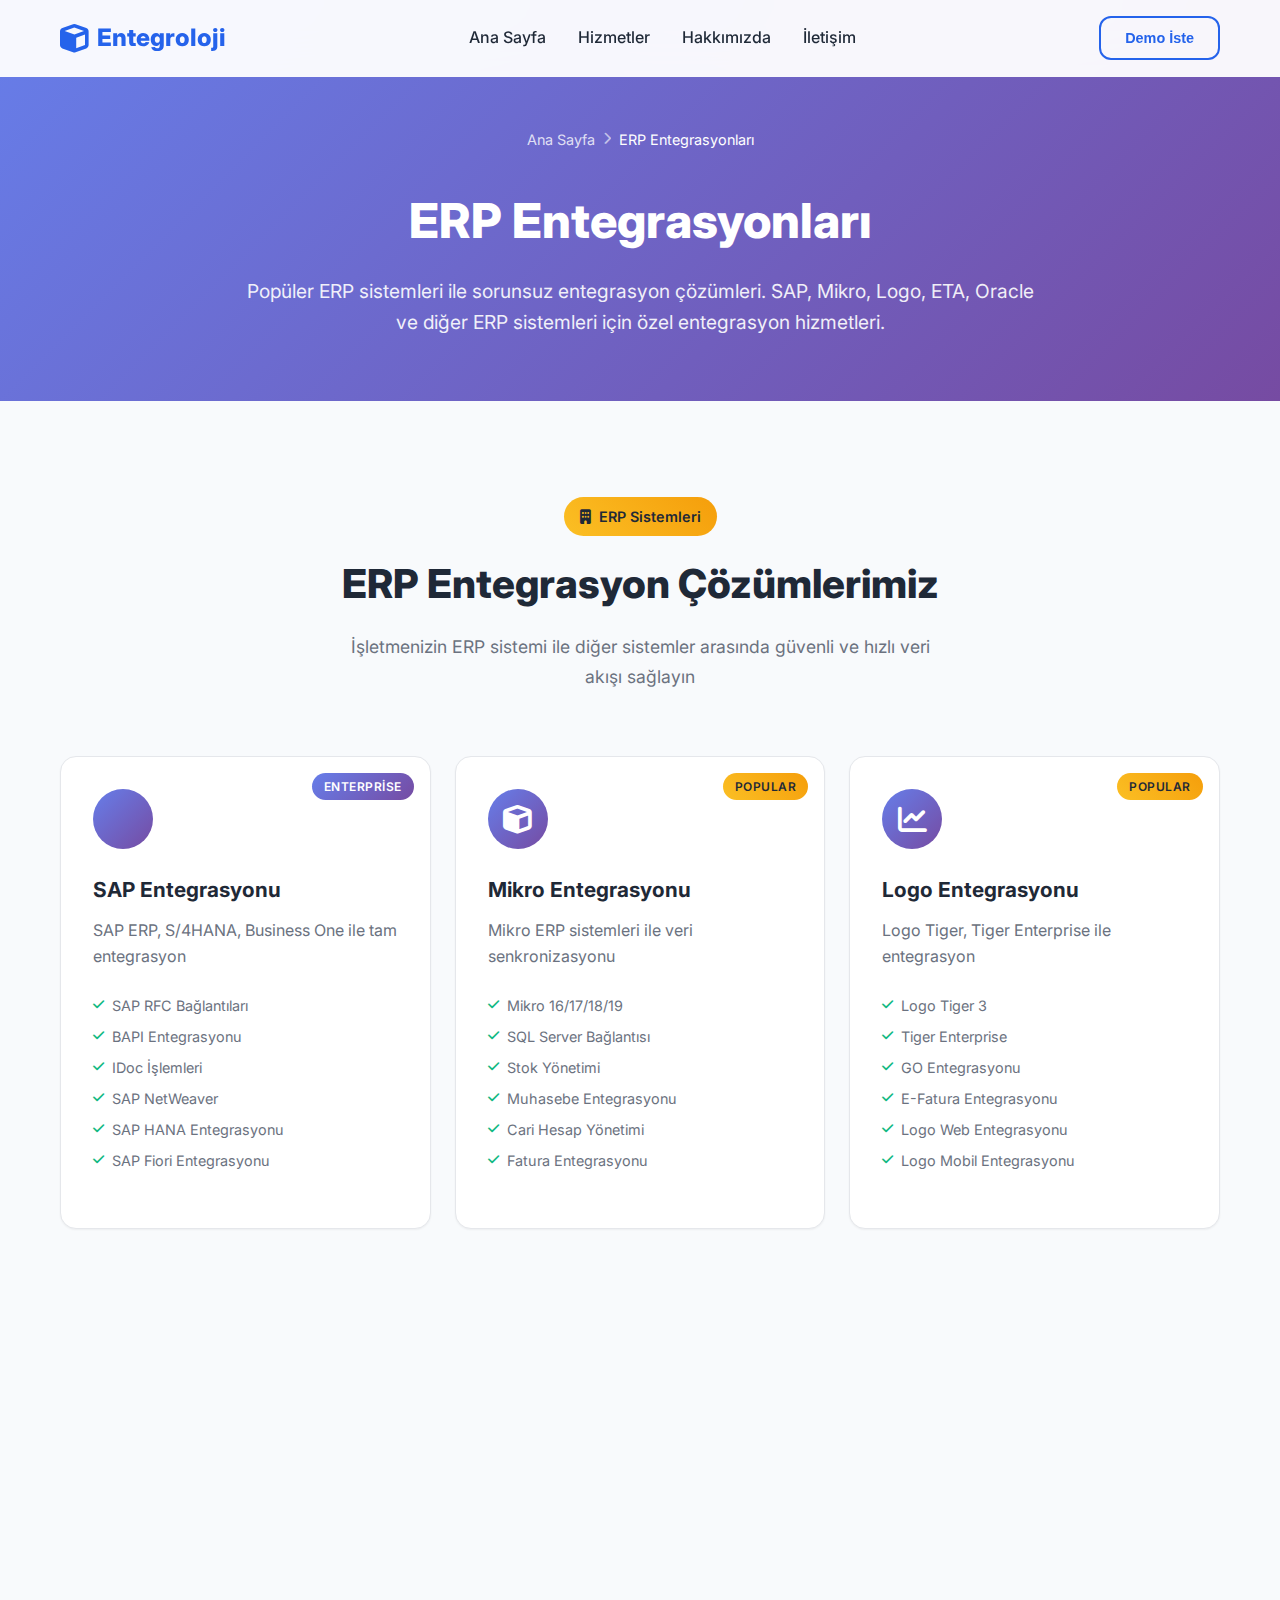
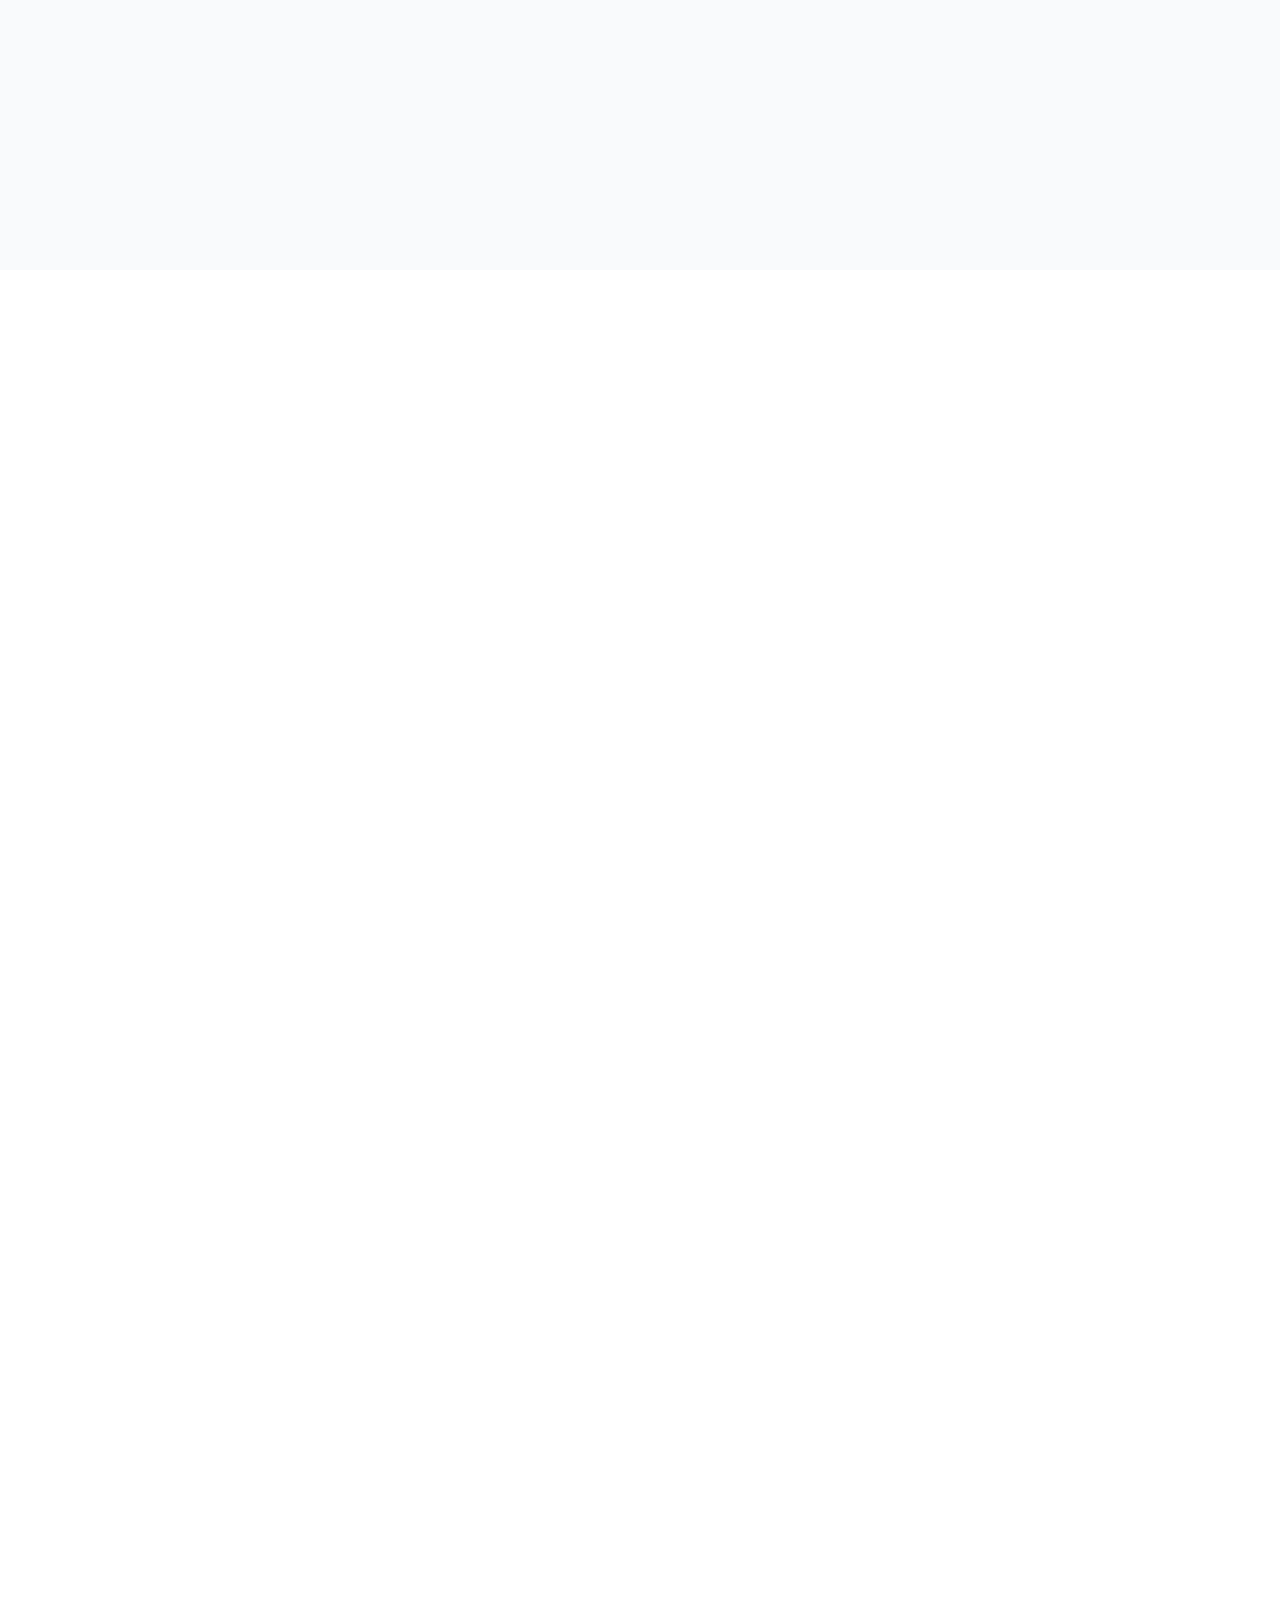
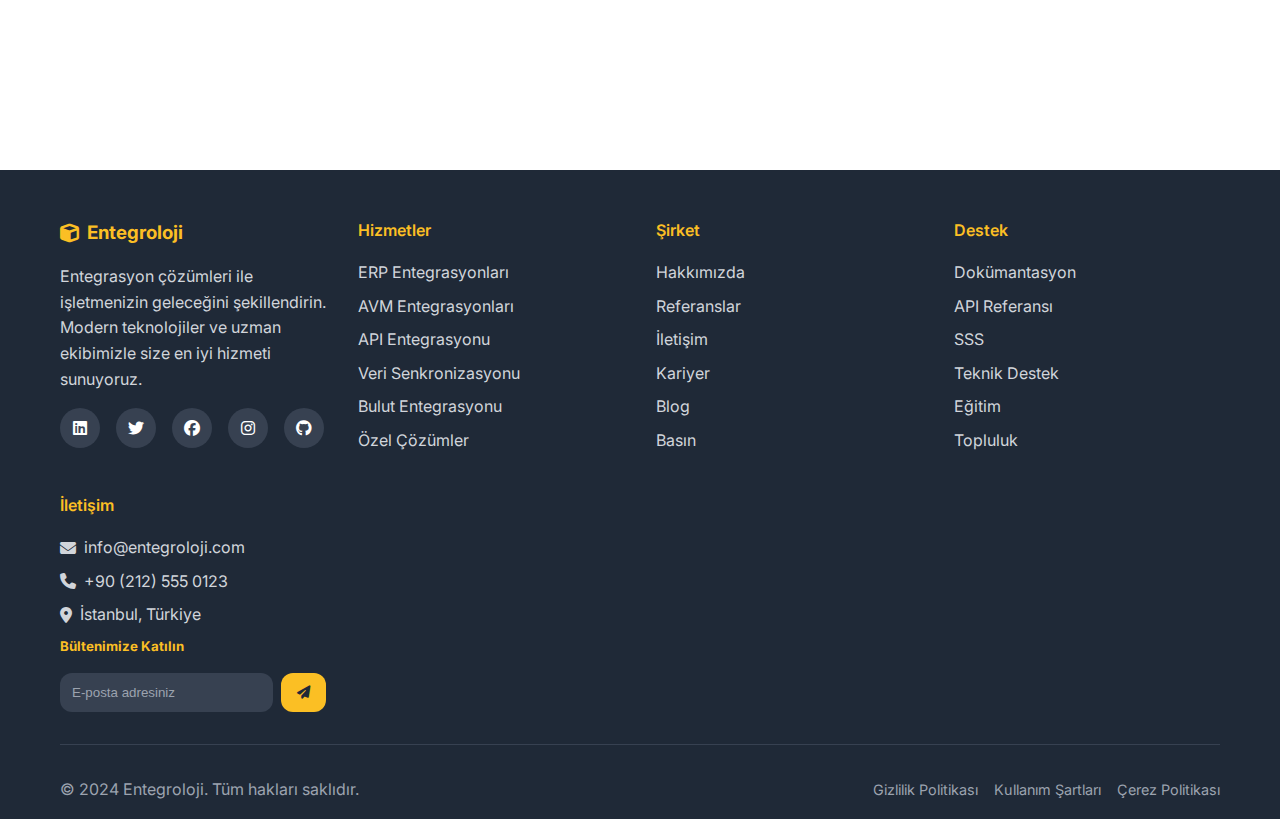
<file: erp-integrations.html>
<!DOCTYPE html>
<html lang="tr">
<head>
    <meta charset="UTF-8">
    <meta name="viewport" content="width=device-width, initial-scale=1.0">
    <title>ERP Entegrasyonları | Entegroloji</title>
    <meta name="description" content="SAP, Mikro, Logo, ETA, Oracle ve diğer ERP sistemleri ile entegrasyon çözümleri. Profesyonel ERP entegrasyon hizmetleri.">
    <meta name="keywords" content="ERP entegrasyonu, SAP, Mikro, Logo, ETA, Oracle, entegrasyon">
    <link rel="stylesheet" href="styles.css">
    <link href="https://fonts.googleapis.com/css2?family=Inter:wght@300;400;500;600;700;800&display=swap" rel="stylesheet">
    <link rel="stylesheet" href="https://cdnjs.cloudflare.com/ajax/libs/font-awesome/6.4.0/css/all.min.css">
    <link rel="preconnect" href="https://fonts.googleapis.com">
    <link rel="preconnect" href="https://fonts.gstatic.com" crossorigin>
</head>
<body>
    <!-- Navigation -->
    <nav class="navbar" id="navbar">
        <div class="nav-container">
            <div class="nav-logo">
                <h2><i class="fas fa-cube"></i> Entegroloji</h2>
            </div>
            <ul class="nav-menu" id="navMenu">
                <li class="nav-item">
                    <a href="index.html" class="nav-link">Ana Sayfa</a>
                </li>
                <li class="nav-item">
                    <a href="services.html" class="nav-link">Hizmetler</a>
                </li>
                <li class="nav-item">
                    <a href="about.html" class="nav-link">Hakkımızda</a>
                </li>
                <li class="nav-item">
                    <a href="contact.html" class="nav-link">İletişim</a>
                </li>
            </ul>
            <div class="nav-buttons">
                <button class="btn btn-outline" onclick="openDemoModal()">Demo İste</button>
                <div class="hamburger" id="hamburger">
                    <span class="bar"></span>
                    <span class="bar"></span>
                    <span class="bar"></span>
                </div>
            </div>
        </div>
    </nav>

    <!-- Page Header -->
    <section class="page-header">
        <div class="container">
            <div class="header-content">
                <div class="breadcrumb">
                    <a href="index.html">Ana Sayfa</a>
                    <i class="fas fa-chevron-right"></i>
                    <span>ERP Entegrasyonları</span>
                </div>
                <h1>ERP Entegrasyonları</h1>
                <p>Popüler ERP sistemleri ile sorunsuz entegrasyon çözümleri. SAP, Mikro, Logo, ETA, Oracle ve diğer ERP sistemleri için özel entegrasyon hizmetleri.</p>
            </div>
        </div>
    </section>

    <!-- ERP Integrations Section -->
    <section class="erp-integrations">
        <div class="container">
            <div class="section-header">
                <div class="section-badge">
                    <i class="fas fa-building"></i>
                    <span>ERP Sistemleri</span>
                </div>
                <h2>ERP Entegrasyon Çözümlerimiz</h2>
                <p>İşletmenizin ERP sistemi ile diğer sistemler arasında güvenli ve hızlı veri akışı sağlayın</p>
            </div>
            
            <div class="erp-grid">
                <div class="erp-card" data-aos="fade-up" data-aos-delay="100">
                    <div class="erp-logo">
                        <i class="fab fa-sap"></i>
                    </div>
                    <h4>SAP Entegrasyonu</h4>
                    <p>SAP ERP, S/4HANA, Business One ile tam entegrasyon</p>
                    <ul class="erp-features">
                        <li><i class="fas fa-check"></i> SAP RFC Bağlantıları</li>
                        <li><i class="fas fa-check"></i> BAPI Entegrasyonu</li>
                        <li><i class="fas fa-check"></i> IDoc İşlemleri</li>
                        <li><i class="fas fa-check"></i> SAP NetWeaver</li>
                        <li><i class="fas fa-check"></i> SAP HANA Entegrasyonu</li>
                        <li><i class="fas fa-check"></i> SAP Fiori Entegrasyonu</li>
                    </ul>
                    <div class="erp-badge enterprise">Enterprise</div>
                </div>
                
                <div class="erp-card" data-aos="fade-up" data-aos-delay="200">
                    <div class="erp-logo">
                        <i class="fas fa-cube"></i>
                    </div>
                    <h4>Mikro Entegrasyonu</h4>
                    <p>Mikro ERP sistemleri ile veri senkronizasyonu</p>
                    <ul class="erp-features">
                        <li><i class="fas fa-check"></i> Mikro 16/17/18/19</li>
                        <li><i class="fas fa-check"></i> SQL Server Bağlantısı</li>
                        <li><i class="fas fa-check"></i> Stok Yönetimi</li>
                        <li><i class="fas fa-check"></i> Muhasebe Entegrasyonu</li>
                        <li><i class="fas fa-check"></i> Cari Hesap Yönetimi</li>
                        <li><i class="fas fa-check"></i> Fatura Entegrasyonu</li>
                    </ul>
                    <div class="erp-badge popular">Popular</div>
                </div>
                
                <div class="erp-card" data-aos="fade-up" data-aos-delay="300">
                    <div class="erp-logo">
                        <i class="fas fa-chart-line"></i>
                    </div>
                    <h4>Logo Entegrasyonu</h4>
                    <p>Logo Tiger, Tiger Enterprise ile entegrasyon</p>
                    <ul class="erp-features">
                        <li><i class="fas fa-check"></i> Logo Tiger 3</li>
                        <li><i class="fas fa-check"></i> Tiger Enterprise</li>
                        <li><i class="fas fa-check"></i> GO Entegrasyonu</li>
                        <li><i class="fas fa-check"></i> E-Fatura Entegrasyonu</li>
                        <li><i class="fas fa-check"></i> Logo Web Entegrasyonu</li>
                        <li><i class="fas fa-check"></i> Logo Mobil Entegrasyonu</li>
                    </ul>
                    <div class="erp-badge popular">Popular</div>
                </div>
                
                <div class="erp-card" data-aos="fade-up" data-aos-delay="400">
                    <div class="erp-logo">
                        <i class="fas fa-database"></i>
                    </div>
                    <h4>ETA Entegrasyonu</h4>
                    <p>ETA ERP sistemleri ile veri akışı</p>
                    <ul class="erp-features">
                        <li><i class="fas fa-check"></i> ETA V8</li>
                        <li><i class="fas fa-check"></i> ETA SQL</li>
                        <li><i class="fas fa-check"></i> ETA Web</li>
                        <li><i class="fas fa-check"></i> ETA Cloud</li>
                        <li><i class="fas fa-check"></i> ETA Mobil</li>
                        <li><i class="fas fa-check"></i> ETA API</li>
                    </ul>
                    <div class="erp-badge growing">Growing</div>
                </div>
                
                <div class="erp-card" data-aos="fade-up" data-aos-delay="500">
                    <div class="erp-logo">
                        <i class="fas fa-cloud"></i>
                    </div>
                    <h4>Oracle Entegrasyonu</h4>
                    <p>Oracle ERP Cloud, E-Business Suite entegrasyonu</p>
                    <ul class="erp-features">
                        <li><i class="fas fa-check"></i> Oracle ERP Cloud</li>
                        <li><i class="fas fa-check"></i> E-Business Suite</li>
                        <li><i class="fas fa-check"></i> Oracle Fusion</li>
                        <li><i class="fas fa-check"></i> Oracle NetSuite</li>
                        <li><i class="fas fa-check"></i> Oracle JD Edwards</li>
                        <li><i class="fas fa-check"></i> Oracle PeopleSoft</li>
                    </ul>
                    <div class="erp-badge enterprise">Enterprise</div>
                </div>
                
                <div class="erp-card" data-aos="fade-up" data-aos-delay="600">
                    <div class="erp-logo">
                        <i class="fas fa-cogs"></i>
                    </div>
                    <h4>Diğer ERP Sistemleri</h4>
                    <p>Özel ERP sistemleri için entegrasyon çözümleri</p>
                    <ul class="erp-features">
                        <li><i class="fas fa-check"></i> Microsoft Dynamics</li>
                        <li><i class="fas fa-check"></i> Sage ERP</li>
                        <li><i class="fas fa-check"></i> Infor ERP</li>
                        <li><i class="fas fa-check"></i> Özel Geliştirme</li>
                        <li><i class="fas fa-check"></i> Legacy Sistem Entegrasyonu</li>
                        <li><i class="fas fa-check"></i> Hibrit Çözümler</li>
                    </ul>
                    <div class="erp-badge custom">Custom</div>
                </div>
            </div>
        </div>
    </section>

    <!-- ERP Benefits -->
    <section class="erp-benefits">
        <div class="container">
            <div class="section-header">
                <div class="section-badge">
                    <i class="fas fa-star"></i>
                    <span>Faydalar</span>
                </div>
                <h2>ERP Entegrasyonunun Faydaları</h2>
                <p>ERP entegrasyonu ile işletmenizin verimliliğini artırın ve maliyetleri düşürün</p>
            </div>
            
            <div class="benefits-grid">
                <div class="benefit-item" data-aos="fade-up">
                    <div class="benefit-icon">
                        <i class="fas fa-sync-alt"></i>
                    </div>
                    <h3>Otomatik Veri Senkronizasyonu</h3>
                    <p>Farklı sistemler arasında verilerin otomatik olarak senkronize edilmesi ile manuel işlemlerin azaltılması.</p>
                </div>
                
                <div class="benefit-item" data-aos="fade-up" data-aos-delay="100">
                    <div class="benefit-icon">
                        <i class="fas fa-chart-line"></i>
                    </div>
                    <h3>Gerçek Zamanlı Raporlama</h3>
                    <p>Entegre sistemlerden gelen verilerle anlık raporlar oluşturarak hızlı karar alma süreçleri.</p>
                </div>
                
                <div class="benefit-item" data-aos="fade-up" data-aos-delay="200">
                    <div class="benefit-icon">
                        <i class="fas fa-shield-alt"></i>
                    </div>
                    <h3>Veri Güvenliği</h3>
                    <p>Şifreli bağlantılar ve güvenlik protokolleri ile verilerinizin korunması.</p>
                </div>
                
                <div class="benefit-item" data-aos="fade-up" data-aos-delay="300">
                    <div class="benefit-icon">
                        <i class="fas fa-clock"></i>
                    </div>
                    <h3>Zaman Tasarrufu</h3>
                    <p>Otomatik entegrasyon ile manuel veri girişi sürelerinin %80'e kadar azaltılması.</p>
                </div>
                
                <div class="benefit-item" data-aos="fade-up" data-aos-delay="400">
                    <div class="benefit-icon">
                        <i class="fas fa-dollar-sign"></i>
                    </div>
                    <h3>Maliyet Azaltma</h3>
                    <p>İşlem sürelerinin kısalması ve hataların azalması ile operasyonel maliyetlerin düşürülmesi.</p>
                </div>
                
                <div class="benefit-item" data-aos="fade-up" data-aos-delay="500">
                    <div class="benefit-icon">
                        <i class="fas fa-users"></i>
                    </div>
                    <h3>Müşteri Memnuniyeti</h3>
                    <p>Hızlı ve doğru bilgi akışı ile müşteri hizmetlerinin iyileştirilmesi.</p>
                </div>
            </div>
        </div>
    </section>

    <!-- CTA Section -->
    <section class="cta-section">
        <div class="container">
            <div class="cta-content">
                <h2>ERP Entegrasyon Projenizi Başlatın</h2>
                <p>Uzman ekibimizle ERP entegrasyon ihtiyaçlarınızı değerlendirelim ve size özel çözümler sunalım.</p>
                <div class="cta-buttons">
                    <a href="contact.html" class="btn btn-primary">
                        <i class="fas fa-phone"></i>
                        Ücretsiz Danışmanlık
                    </a>
                    <button class="btn btn-outline" onclick="openDemoModal()">
                        <i class="fas fa-play"></i>
                        Demo İste
                    </button>
                </div>
            </div>
        </div>
    </section>

    <!-- Footer -->
    <footer class="footer">
        <div class="container">
            <div class="footer-content">
                <div class="footer-section">
                    <div class="footer-logo">
                        <h3><i class="fas fa-cube"></i> Entegroloji</h3>
                    </div>
                    <p>Entegrasyon çözümleri ile işletmenizin geleceğini şekillendirin. Modern teknolojiler ve uzman ekibimizle size en iyi hizmeti sunuyoruz.</p>
                    <div class="social-links">
                        <a href="#" aria-label="LinkedIn"><i class="fab fa-linkedin"></i></a>
                        <a href="#" aria-label="Twitter"><i class="fab fa-twitter"></i></a>
                        <a href="#" aria-label="Facebook"><i class="fab fa-facebook"></i></a>
                        <a href="#" aria-label="Instagram"><i class="fab fa-instagram"></i></a>
                        <a href="#" aria-label="GitHub"><i class="fab fa-github"></i></a>
                    </div>
                </div>
                <div class="footer-section">
                    <h4>Hizmetler</h4>
                    <ul>
                        <li><a href="erp-integrations.html">ERP Entegrasyonları</a></li>
                        <li><a href="avm-integrations.html">AVM Entegrasyonları</a></li>
                        <li><a href="services.html">API Entegrasyonu</a></li>
                        <li><a href="services.html">Veri Senkronizasyonu</a></li>
                        <li><a href="services.html">Bulut Entegrasyonu</a></li>
                        <li><a href="services.html">Özel Çözümler</a></li>
                    </ul>
                </div>
                <div class="footer-section">
                    <h4>Şirket</h4>
                    <ul>
                        <li><a href="about.html">Hakkımızda</a></li>
                        <li><a href="about.html">Referanslar</a></li>
                        <li><a href="contact.html">İletişim</a></li>
                        <li><a href="#">Kariyer</a></li>
                        <li><a href="#">Blog</a></li>
                        <li><a href="#">Basın</a></li>
                    </ul>
                </div>
                <div class="footer-section">
                    <h4>Destek</h4>
                    <ul>
                        <li><a href="#">Dokümantasyon</a></li>
                        <li><a href="#">API Referansı</a></li>
                        <li><a href="#">SSS</a></li>
                        <li><a href="#">Teknik Destek</a></li>
                        <li><a href="#">Eğitim</a></li>
                        <li><a href="#">Topluluk</a></li>
                    </ul>
                </div>
                <div class="footer-section">
                    <h4>İletişim</h4>
                    <div class="footer-contact">
                        <p><i class="fas fa-envelope"></i> info@entegroloji.com</p>
                        <p><i class="fas fa-phone"></i> +90 (212) 555 0123</p>
                        <p><i class="fas fa-map-marker-alt"></i> İstanbul, Türkiye</p>
                    </div>
                    <div class="newsletter">
                        <h5>Bültenimize Katılın</h5>
                        <form class="newsletter-form">
                            <input type="email" placeholder="E-posta adresiniz">
                            <button type="submit"><i class="fas fa-paper-plane"></i></button>
                        </form>
                    </div>
                </div>
            </div>
            <div class="footer-bottom">
                <div class="footer-bottom-content">
                    <p>&copy; 2024 Entegroloji. Tüm hakları saklıdır.</p>
                    <div class="footer-links">
                        <a href="#">Gizlilik Politikası</a>
                        <a href="#">Kullanım Şartları</a>
                        <a href="#">Çerez Politikası</a>
                    </div>
                </div>
            </div>
        </div>
    </footer>

    <!-- Demo Modal -->
    <div class="modal" id="demoModal">
        <div class="modal-content">
            <div class="modal-header">
                <h3>Demo Talep Formu</h3>
                <button class="modal-close" onclick="closeDemoModal()">
                    <i class="fas fa-times"></i>
                </button>
            </div>
            <div class="modal-body">
                <form id="demoForm">
                    <div class="form-group">
                        <label for="demoName">Adınız *</label>
                        <input type="text" id="demoName" required>
                    </div>
                    <div class="form-group">
                        <label for="demoEmail">E-posta *</label>
                        <input type="email" id="demoEmail" required>
                    </div>
                    <div class="form-group">
                        <label for="demoCompany">Şirket</label>
                        <input type="text" id="demoCompany">
                    </div>
                    <div class="form-group">
                        <label for="demoService">İlgilendiğiniz ERP Sistemi</label>
                        <select id="demoService">
                            <option value="">Seçiniz</option>
                            <option value="sap">SAP</option>
                            <option value="mikro">Mikro</option>
                            <option value="logo">Logo</option>
                            <option value="eta">ETA</option>
                            <option value="oracle">Oracle</option>
                            <option value="other">Diğer</option>
                        </select>
                    </div>
                    <div class="form-group">
                        <label for="demoMessage">Mesajınız</label>
                        <textarea id="demoMessage" rows="4"></textarea>
                    </div>
                    <button type="submit" class="btn btn-primary">Demo Talep Et</button>
                </form>
            </div>
        </div>
    </div>

    <!-- Back to Top Button -->
    <button class="back-to-top" id="backToTop">
        <i class="fas fa-chevron-up"></i>
    </button>

    <script src="script.js"></script>
</body>
</html>
</file>
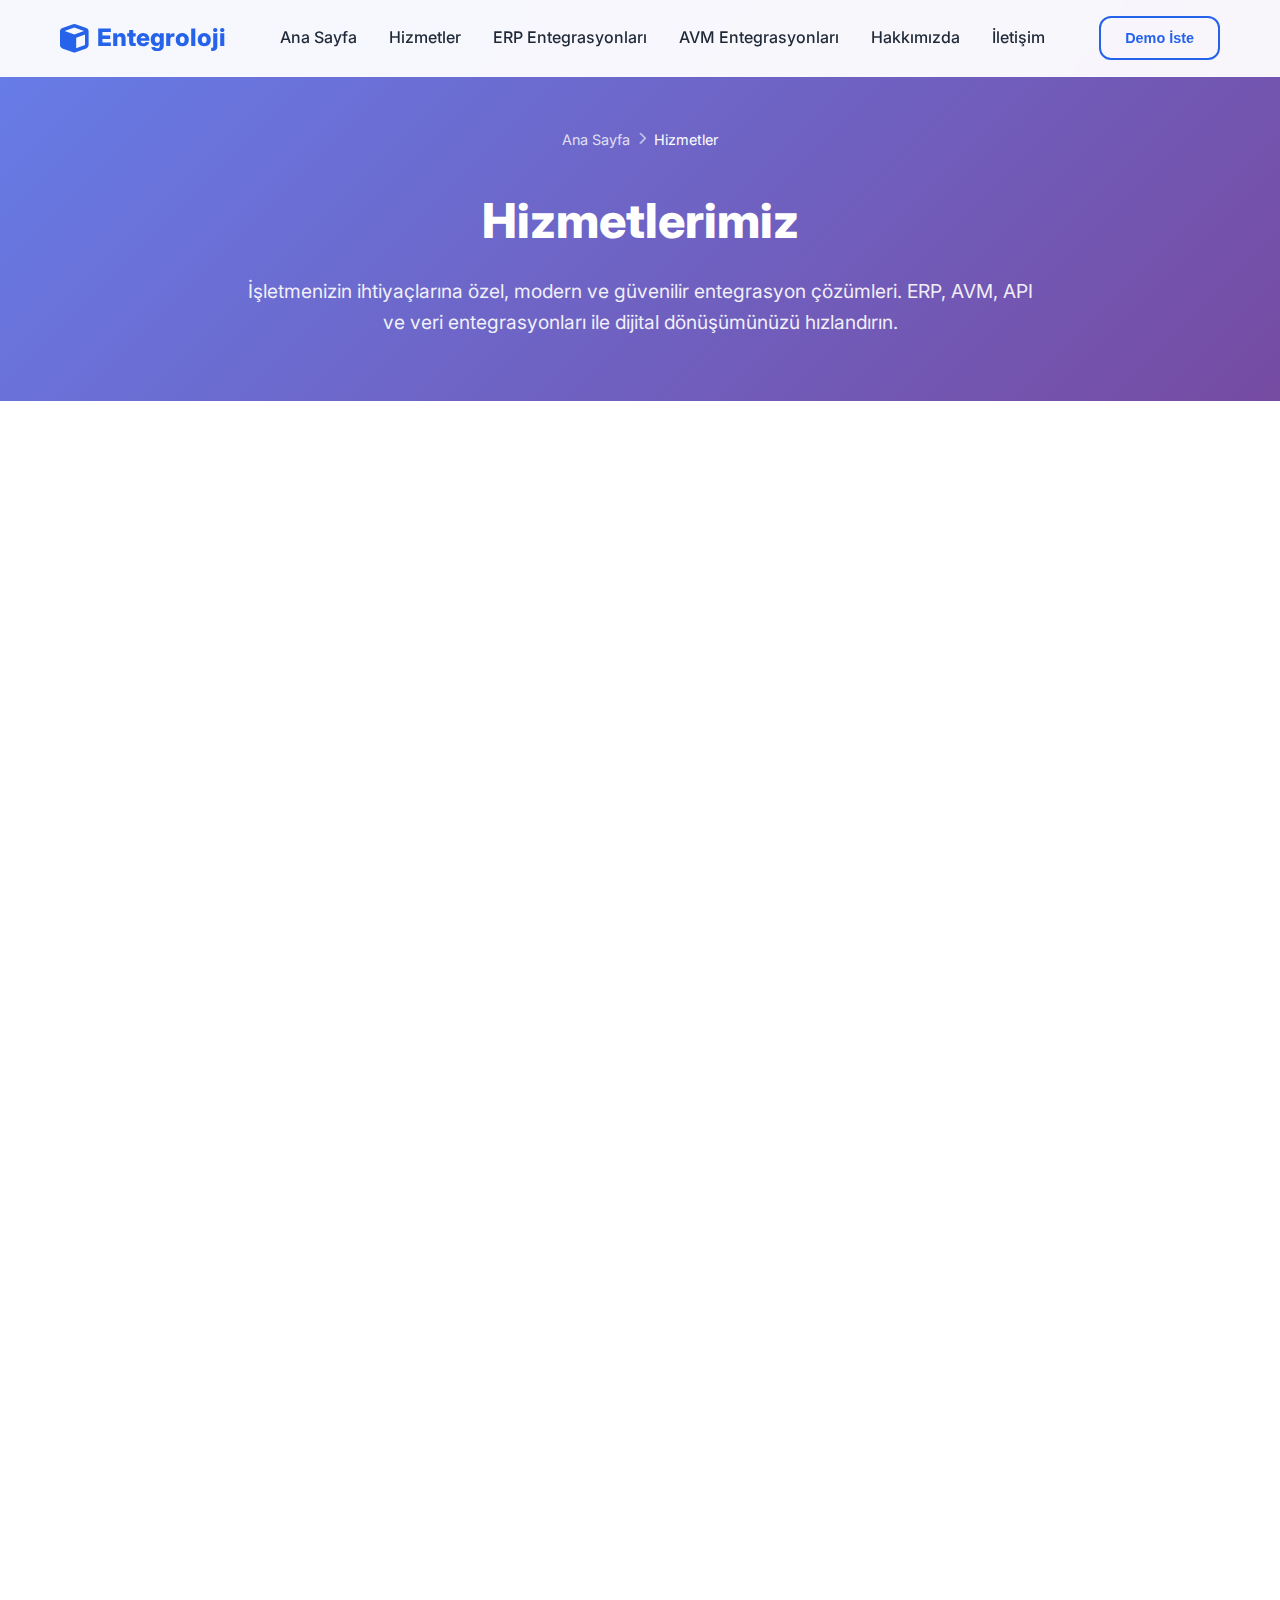
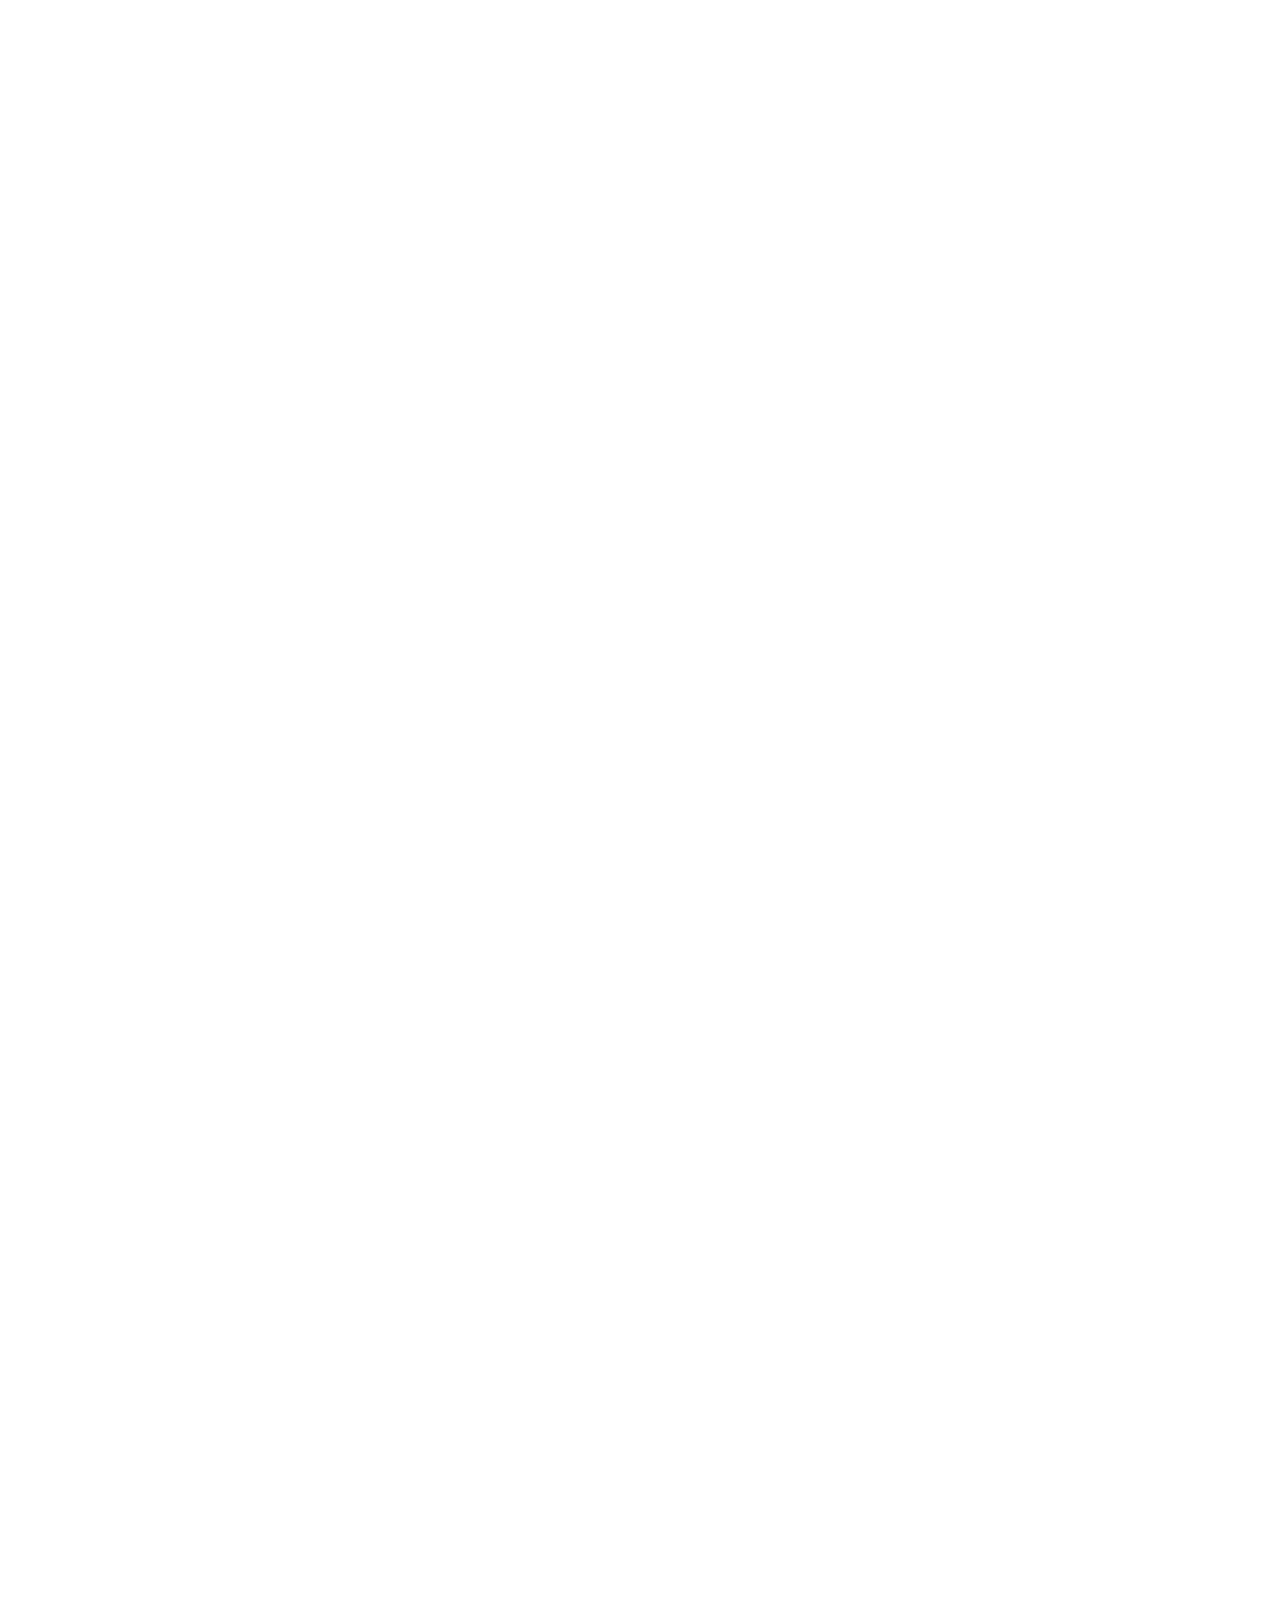
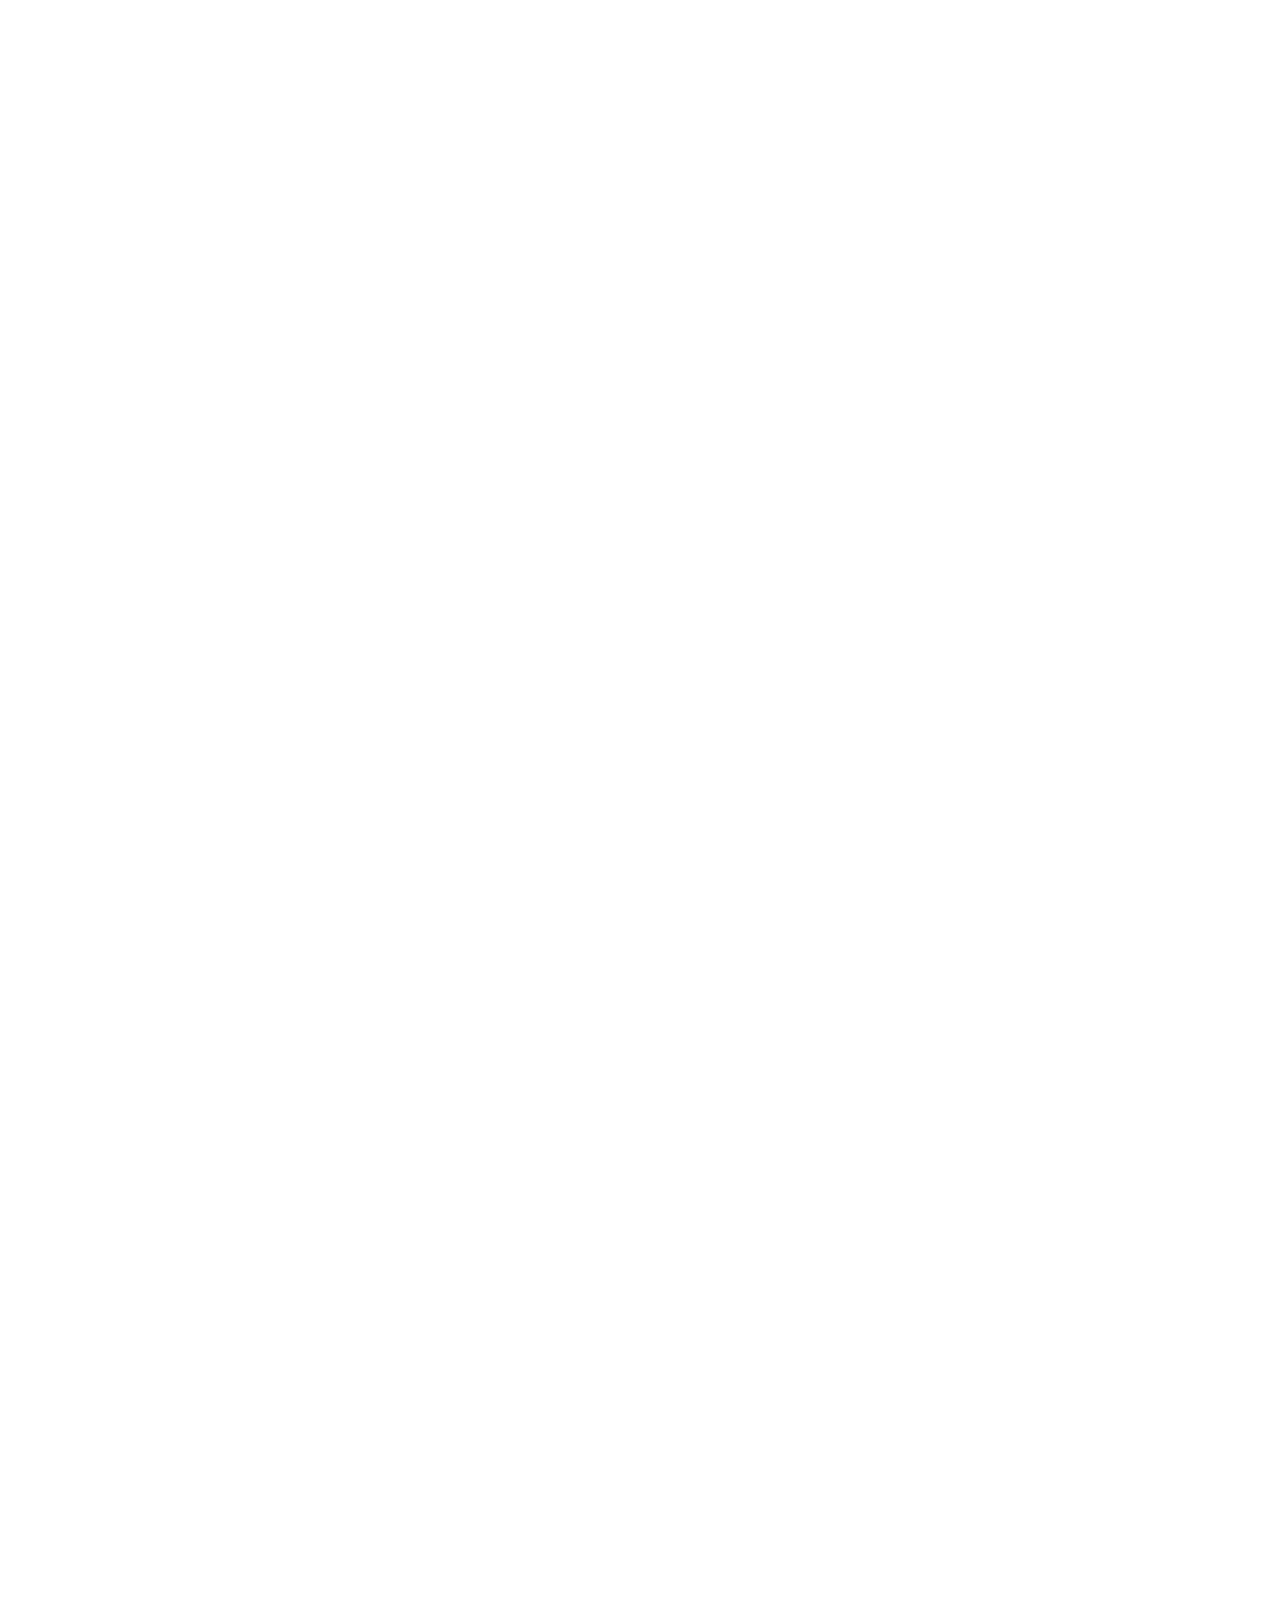
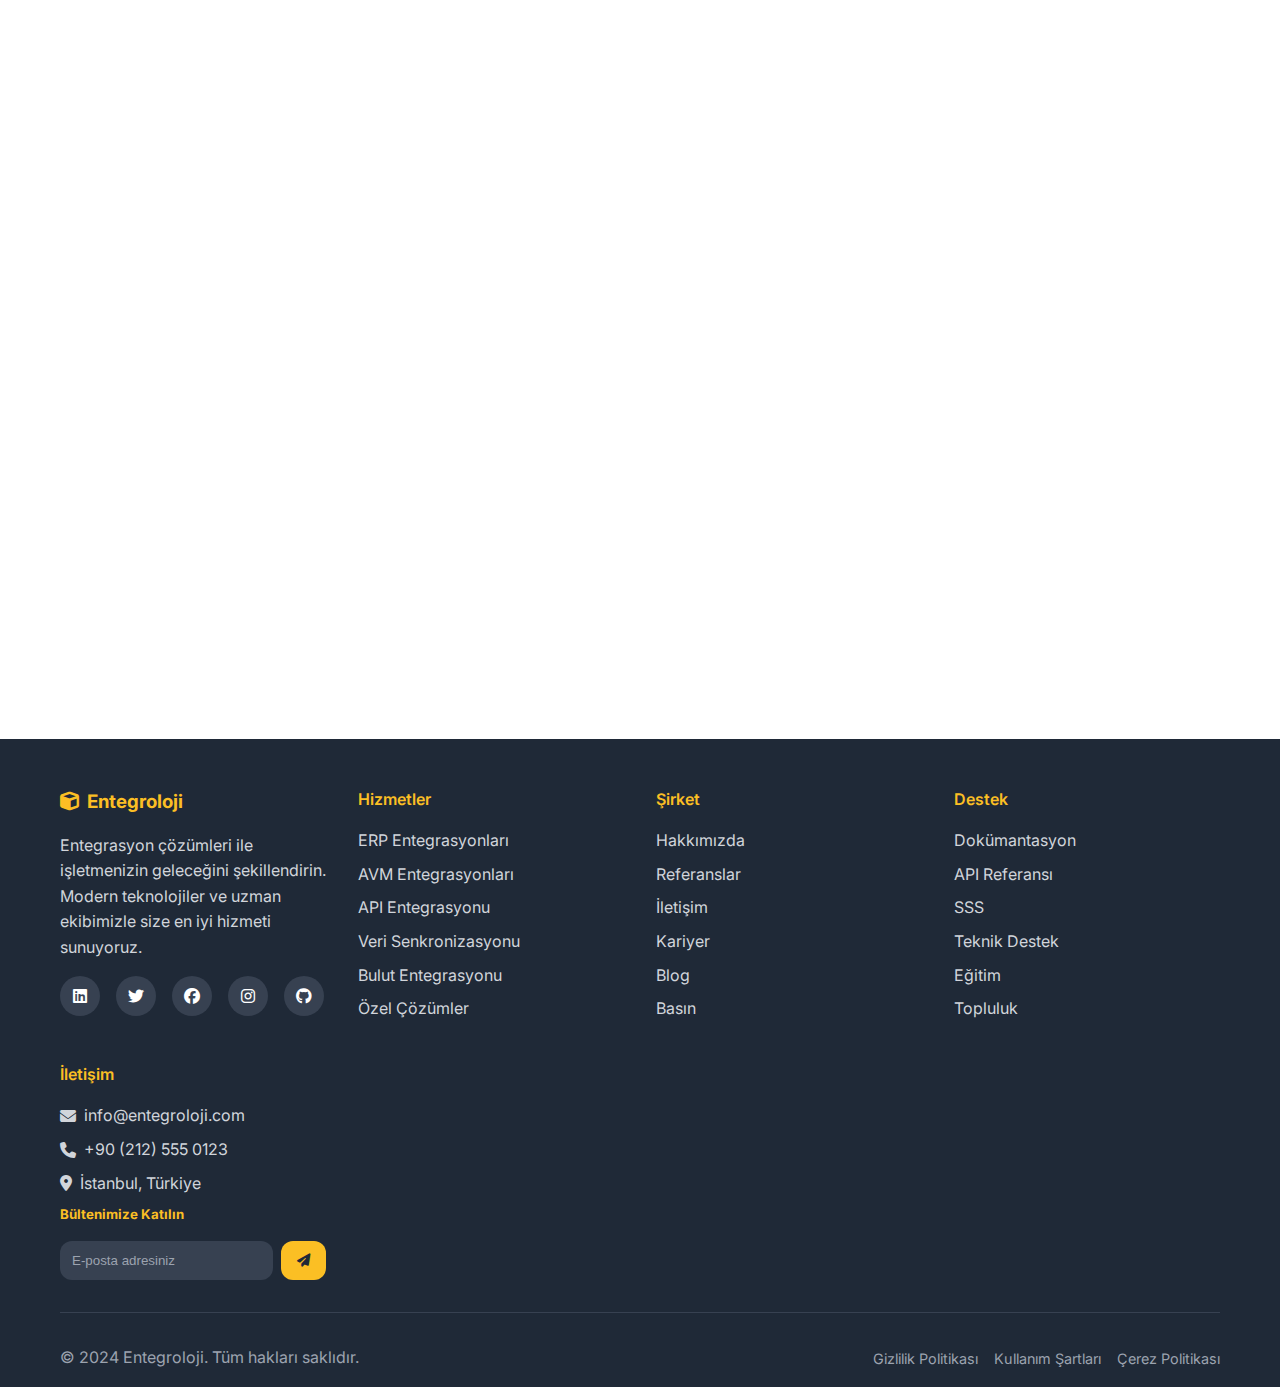
<file: services.html>
<!DOCTYPE html>
<html lang="tr">
<head>
    <meta charset="UTF-8">
    <meta name="viewport" content="width=device-width, initial-scale=1.0">
    <title>Hizmetler | Entegroloji</title>
    <meta name="description" content="Entegroloji hizmetleri: ERP entegrasyonları, AVM mağaza entegrasyonları, API entegrasyonu ve veri senkronizasyonu çözümleri.">
    <meta name="keywords" content="hizmetler, ERP entegrasyonu, AVM entegrasyonu, API entegrasyonu, veri senkronizasyonu">
    <link rel="stylesheet" href="styles.css">
    <link href="https://fonts.googleapis.com/css2?family=Inter:wght@300;400;500;600;700;800&display=swap" rel="stylesheet">
    <link rel="stylesheet" href="https://cdnjs.cloudflare.com/ajax/libs/font-awesome/6.4.0/css/all.min.css">
    <link rel="preconnect" href="https://fonts.googleapis.com">
    <link rel="preconnect" href="https://fonts.gstatic.com" crossorigin>
</head>
<body>
    <!-- Navigation -->
    <nav class="navbar" id="navbar">
        <div class="nav-container">
            <div class="nav-logo">
                <h2><i class="fas fa-cube"></i> Entegroloji</h2>
            </div>
            <ul class="nav-menu" id="navMenu">
                <li class="nav-item">
                    <a href="index.html" class="nav-link">Ana Sayfa</a>
                </li>
                <li class="nav-item">
                    <a href="services.html" class="nav-link active">Hizmetler</a>
                </li>
                <li class="nav-item">
                    <a href="erp-integrations.html" class="nav-link">ERP Entegrasyonları</a>
                </li>
                <li class="nav-item">
                    <a href="avm-integrations.html" class="nav-link">AVM Entegrasyonları</a>
                </li>
                <li class="nav-item">
                    <a href="about.html" class="nav-link">Hakkımızda</a>
                </li>
                <li class="nav-item">
                    <a href="contact.html" class="nav-link">İletişim</a>
                </li>
            </ul>
            <div class="nav-buttons">
                <button class="btn btn-outline" onclick="openDemoModal()">Demo İste</button>
                <div class="hamburger" id="hamburger">
                    <span class="bar"></span>
                    <span class="bar"></span>
                    <span class="bar"></span>
                </div>
            </div>
        </div>
    </nav>

    <!-- Page Header -->
    <section class="page-header">
        <div class="container">
            <div class="header-content">
                <div class="breadcrumb">
                    <a href="index.html">Ana Sayfa</a>
                    <i class="fas fa-chevron-right"></i>
                    <span>Hizmetler</span>
                </div>
                <h1>Hizmetlerimiz</h1>
                <p>İşletmenizin ihtiyaçlarına özel, modern ve güvenilir entegrasyon çözümleri. ERP, AVM, API ve veri entegrasyonları ile dijital dönüşümünüzü hızlandırın.</p>
            </div>
        </div>
    </section>

    <!-- Services Overview -->
    <section class="services-overview">
        <div class="container">
            <div class="section-header">
                <div class="section-badge">
                    <i class="fas fa-cogs"></i>
                    <span>Entegrasyon Çözümleri</span>
                </div>
                <h2>Entegrasyon Hizmetlerimiz</h2>
                <p>Farklı sistemler arasında güvenli ve hızlı veri akışı sağlayan kapsamlı entegrasyon çözümleri</p>
            </div>
            
            <div class="services-list">
                <div class="service-item" data-aos="fade-up">
                    <div class="service-icon">
                        <i class="fas fa-building"></i>
                    </div>
                    <div class="service-content">
                        <h3>ERP Entegrasyonları</h3>
                        <p>SAP, Mikro, Logo, ETA, Oracle ve diğer ERP sistemleri ile entegrasyon çözümleri. İşletmenizin ERP sistemi ile diğer sistemler arasında güvenli ve hızlı veri akışı sağlayın.</p>
                        <ul class="service-features">
                            <li><i class="fas fa-check"></i> SAP, Mikro, Logo, ETA, Oracle entegrasyonu</li>
                            <li><i class="fas fa-check"></i> Otomatik veri senkronizasyonu</li>
                            <li><i class="fas fa-check"></i> Gerçek zamanlı raporlama</li>
                            <li><i class="fas fa-check"></i> Güvenli API bağlantıları</li>
                        </ul>
                        <a href="erp-integrations.html" class="service-link">
                            Detayları Gör <i class="fas fa-arrow-right"></i>
                        </a>
                    </div>
                </div>
                
                <div class="service-item" data-aos="fade-up" data-aos-delay="100">
                    <div class="service-icon">
                        <i class="fas fa-shopping-mall"></i>
                    </div>
                    <div class="service-content">
                        <h3>AVM Mağaza Entegrasyonları</h3>
                        <p>Büyük alışveriş merkezlerindeki mağazaların satış sistemleri ile ERP entegrasyonu. POS sistemleri, stok yönetimi ve satış raporlarının merkezi yönetimi.</p>
                        <ul class="service-features">
                            <li><i class="fas fa-check"></i> POS sistemleri entegrasyonu</li>
                            <li><i class="fas fa-check"></i> Mağaza satış verilerinin ERP'ye aktarımı</li>
                            <li><i class="fas fa-check"></i> Stok senkronizasyonu</li>
                            <li><i class="fas fa-check"></i> Çoklu mağaza yönetimi</li>
                        </ul>
                        <a href="avm-integrations.html" class="service-link">
                            Detayları Gör <i class="fas fa-arrow-right"></i>
                        </a>
                    </div>
                </div>
                
                <div class="service-item" data-aos="fade-up" data-aos-delay="200">
                    <div class="service-icon">
                        <i class="fas fa-plug"></i>
                    </div>
                    <div class="service-content">
                        <h3>API Entegrasyonu</h3>
                        <p>Farklı sistemler arasında güvenli ve hızlı veri akışı sağlayan RESTful ve GraphQL API entegrasyon çözümleri. Modern API teknolojileri ile sistemlerinizi birleştirin.</p>
                        <ul class="service-features">
                            <li><i class="fas fa-check"></i> RESTful API Geliştirme</li>
                            <li><i class="fas fa-check"></i> GraphQL Entegrasyonu</li>
                            <li><i class="fas fa-check"></i> API Güvenlik ve Doğrulama</li>
                            <li><i class="fas fa-check"></i> Webhook Entegrasyonu</li>
                        </ul>
                        <a href="#api-details" class="service-link">
                            Detayları Gör <i class="fas fa-arrow-right"></i>
                        </a>
                    </div>
                </div>
                
                <div class="service-item" data-aos="fade-up" data-aos-delay="300">
                    <div class="service-icon">
                        <i class="fas fa-database"></i>
                    </div>
                    <div class="service-content">
                        <h3>Veri Senkronizasyonu</h3>
                        <p>Verilerinizin tüm sistemlerde tutarlı ve güncel kalmasını sağlayan real-time senkronizasyon hizmetleri. Otomatik veri akışı ile operasyonel verimliliğinizi artırın.</p>
                        <ul class="service-features">
                            <li><i class="fas fa-check"></i> Real-time Senkronizasyon</li>
                            <li><i class="fas fa-check"></i> Veri Doğrulama ve Temizleme</li>
                            <li><i class="fas fa-check"></i> Conflict Resolution</li>
                            <li><i class="fas fa-check"></i> Backup ve Recovery</li>
                        </ul>
                        <a href="#data-details" class="service-link">
                            Detayları Gör <i class="fas fa-arrow-right"></i>
                        </a>
                    </div>
                </div>
                
                <div class="service-item" data-aos="fade-up" data-aos-delay="400">
                    <div class="service-icon">
                        <i class="fas fa-cloud"></i>
                    </div>
                    <div class="service-content">
                        <h3>Bulut Entegrasyonu</h3>
                        <p>Bulut tabanlı sistemlerinizi mevcut altyapınızla sorunsuz bir şekilde entegre edin ve ölçeklenebilirlik sağlayın. AWS, Azure, Google Cloud entegrasyonları.</p>
                        <ul class="service-features">
                            <li><i class="fas fa-check"></i> AWS Entegrasyonu</li>
                            <li><i class="fas fa-check"></i> Azure Bağlantısı</li>
                            <li><i class="fas fa-check"></i> Google Cloud Platform</li>
                            <li><i class="fas fa-check"></i> Hybrid Cloud Çözümleri</li>
                        </ul>
                        <a href="#cloud-details" class="service-link">
                            Detayları Gör <i class="fas fa-arrow-right"></i>
                        </a>
                    </div>
                </div>
                
                <div class="service-item" data-aos="fade-up" data-aos-delay="500">
                    <div class="service-icon">
                        <i class="fas fa-cogs"></i>
                    </div>
                    <div class="service-content">
                        <h3>Özel Çözümler</h3>
                        <p>İşletmenizin özel ihtiyaçlarına göre tasarlanmış, ölçeklenebilir entegrasyon çözümleri. Mikroservis mimarisi ve DevOps entegrasyonu ile modern çözümler.</p>
                        <ul class="service-features">
                            <li><i class="fas fa-check"></i> Özel Geliştirme</li>
                            <li><i class="fas fa-check"></i> Mikroservis Mimarisi</li>
                            <li><i class="fas fa-check"></i> DevOps Entegrasyonu</li>
                            <li><i class="fas fa-check"></i> Legacy Sistem Entegrasyonu</li>
                        </ul>
                        <a href="#custom-details" class="service-link">
                            Detayları Gör <i class="fas fa-arrow-right"></i>
                        </a>
                    </div>
                </div>
            </div>
        </div>
    </section>

    <!-- Service Details Sections -->
    <section id="api-details" class="service-details">
        <div class="container">
            <div class="section-header">
                <div class="section-badge">
                    <i class="fas fa-plug"></i>
                    <span>API Entegrasyonu</span>
                </div>
                <h2>API Entegrasyon Çözümleri</h2>
                <p>Modern API teknolojileri ile sistemlerinizi güvenli ve hızlı bir şekilde entegre edin</p>
            </div>
            
            <div class="details-grid">
                <div class="detail-card" data-aos="fade-up">
                    <div class="detail-icon">
                        <i class="fas fa-code"></i>
                    </div>
                    <h3>RESTful API Geliştirme</h3>
                    <p>Standart HTTP protokolleri kullanarak güvenli ve ölçeklenebilir REST API'leri geliştiriyoruz.</p>
                    <ul>
                        <li>HTTP/HTTPS protokolleri</li>
                        <li>JSON/XML veri formatları</li>
                        <li>Stateless mimari</li>
                        <li>RESTful best practices</li>
                    </ul>
                </div>
                
                <div class="detail-card" data-aos="fade-up" data-aos-delay="100">
                    <div class="detail-icon">
                        <i class="fas fa-project-diagram"></i>
                    </div>
                    <h3>GraphQL Entegrasyonu</h3>
                    <p>GraphQL ile tek endpoint üzerinden esnek veri sorgulama ve manipülasyon imkanı sağlıyoruz.</p>
                    <ul>
                        <li>Tek endpoint</li>
                        <li>Esnek sorgulama</li>
                        <li>Real-time subscriptions</li>
                        <li>Type-safe queries</li>
                    </ul>
                </div>
                
                <div class="detail-card" data-aos="fade-up" data-aos-delay="200">
                    <div class="detail-icon">
                        <i class="fas fa-shield-alt"></i>
                    </div>
                    <h3>API Güvenlik</h3>
                    <p>OAuth 2.0, JWT token'ları ve rate limiting ile API'lerinizi güvenli hale getiriyoruz.</p>
                    <ul>
                        <li>OAuth 2.0 authentication</li>
                        <li>JWT token management</li>
                        <li>Rate limiting</li>
                        <li>API versioning</li>
                    </ul>
                </div>
            </div>
        </div>
    </section>

    <section id="data-details" class="service-details">
        <div class="container">
            <div class="section-header">
                <div class="section-badge">
                    <i class="fas fa-database"></i>
                    <span>Veri Senkronizasyonu</span>
                </div>
                <h2>Veri Senkronizasyon Çözümleri</h2>
                <p>Farklı sistemler arasında verilerinizin tutarlı ve güncel kalmasını sağlayın</p>
            </div>
            
            <div class="details-grid">
                <div class="detail-card" data-aos="fade-up">
                    <div class="detail-icon">
                        <i class="fas fa-sync-alt"></i>
                    </div>
                    <h3>Real-time Senkronizasyon</h3>
                    <p>WebSocket ve event-driven mimari ile gerçek zamanlı veri senkronizasyonu sağlıyoruz.</p>
                    <ul>
                        <li>WebSocket bağlantıları</li>
                        <li>Event-driven architecture</li>
                        <li>Real-time updates</li>
                        <li>Low latency</li>
                    </ul>
                </div>
                
                <div class="detail-card" data-aos="fade-up" data-aos-delay="100">
                    <div class="detail-icon">
                        <i class="fas fa-check-circle"></i>
                    </div>
                    <h3>Veri Doğrulama</h3>
                    <p>Gelen verilerin doğruluğunu kontrol eden ve temizleyen sistemler geliştiriyoruz.</p>
                    <ul>
                        <li>Data validation rules</li>
                        <li>Data cleaning</li>
                        <li>Error handling</li>
                        <li>Data quality metrics</li>
                    </ul>
                </div>
                
                <div class="detail-card" data-aos="fade-up" data-aos-delay="200">
                    <div class="detail-icon">
                        <i class="fas fa-undo"></i>
                    </div>
                    <h3>Backup ve Recovery</h3>
                    <p>Veri kaybını önlemek için otomatik yedekleme ve kurtarma sistemleri kuruyoruz.</p>
                    <ul>
                        <li>Automated backups</li>
                        <li>Point-in-time recovery</li>
                        <li>Disaster recovery</li>
                        <li>Data retention policies</li>
                    </ul>
                </div>
            </div>
        </div>
    </section>

    <!-- CTA Section -->
    <section class="cta-section">
        <div class="container">
            <div class="cta-content">
                <h2>Entegrasyon Projenizi Başlatın</h2>
                <p>Uzman ekibimizle entegrasyon ihtiyaçlarınızı değerlendirelim ve size özel çözümler sunalım.</p>
                <div class="cta-buttons">
                    <a href="contact.html" class="btn btn-primary">
                        <i class="fas fa-phone"></i>
                        Ücretsiz Danışmanlık
                    </a>
                    <button class="btn btn-outline" onclick="openDemoModal()">
                        <i class="fas fa-play"></i>
                        Demo İste
                    </button>
                </div>
            </div>
        </div>
    </section>

    <!-- Footer -->
    <footer class="footer">
        <div class="container">
            <div class="footer-content">
                <div class="footer-section">
                    <div class="footer-logo">
                        <h3><i class="fas fa-cube"></i> Entegroloji</h3>
                    </div>
                    <p>Entegrasyon çözümleri ile işletmenizin geleceğini şekillendirin. Modern teknolojiler ve uzman ekibimizle size en iyi hizmeti sunuyoruz.</p>
                    <div class="social-links">
                        <a href="#" aria-label="LinkedIn"><i class="fab fa-linkedin"></i></a>
                        <a href="#" aria-label="Twitter"><i class="fab fa-twitter"></i></a>
                        <a href="#" aria-label="Facebook"><i class="fab fa-facebook"></i></a>
                        <a href="#" aria-label="Instagram"><i class="fab fa-instagram"></i></a>
                        <a href="#" aria-label="GitHub"><i class="fab fa-github"></i></a>
                    </div>
                </div>
                <div class="footer-section">
                    <h4>Hizmetler</h4>
                    <ul>
                        <li><a href="erp-integrations.html">ERP Entegrasyonları</a></li>
                        <li><a href="avm-integrations.html">AVM Entegrasyonları</a></li>
                        <li><a href="services.html">API Entegrasyonu</a></li>
                        <li><a href="services.html">Veri Senkronizasyonu</a></li>
                        <li><a href="services.html">Bulut Entegrasyonu</a></li>
                        <li><a href="services.html">Özel Çözümler</a></li>
                    </ul>
                </div>
                <div class="footer-section">
                    <h4>Şirket</h4>
                    <ul>
                        <li><a href="about.html">Hakkımızda</a></li>
                        <li><a href="about.html">Referanslar</a></li>
                        <li><a href="contact.html">İletişim</a></li>
                        <li><a href="#">Kariyer</a></li>
                        <li><a href="#">Blog</a></li>
                        <li><a href="#">Basın</a></li>
                    </ul>
                </div>
                <div class="footer-section">
                    <h4>Destek</h4>
                    <ul>
                        <li><a href="#">Dokümantasyon</a></li>
                        <li><a href="#">API Referansı</a></li>
                        <li><a href="#">SSS</a></li>
                        <li><a href="#">Teknik Destek</a></li>
                        <li><a href="#">Eğitim</a></li>
                        <li><a href="#">Topluluk</a></li>
                    </ul>
                </div>
                <div class="footer-section">
                    <h4>İletişim</h4>
                    <div class="footer-contact">
                        <p><i class="fas fa-envelope"></i> info@entegroloji.com</p>
                        <p><i class="fas fa-phone"></i> +90 (212) 555 0123</p>
                        <p><i class="fas fa-map-marker-alt"></i> İstanbul, Türkiye</p>
                    </div>
                    <div class="newsletter">
                        <h5>Bültenimize Katılın</h5>
                        <form class="newsletter-form">
                            <input type="email" placeholder="E-posta adresiniz">
                            <button type="submit"><i class="fas fa-paper-plane"></i></button>
                        </form>
                    </div>
                </div>
            </div>
            <div class="footer-bottom">
                <div class="footer-bottom-content">
                    <p>&copy; 2024 Entegroloji. Tüm hakları saklıdır.</p>
                    <div class="footer-links">
                        <a href="#">Gizlilik Politikası</a>
                        <a href="#">Kullanım Şartları</a>
                        <a href="#">Çerez Politikası</a>
                    </div>
                </div>
            </div>
        </div>
    </footer>

    <!-- Demo Modal -->
    <div class="modal" id="demoModal">
        <div class="modal-content">
            <div class="modal-header">
                <h3>Demo Talep Formu</h3>
                <button class="modal-close" onclick="closeDemoModal()">
                    <i class="fas fa-times"></i>
                </button>
            </div>
            <div class="modal-body">
                <form id="demoForm">
                    <div class="form-group">
                        <label for="demoName">Adınız *</label>
                        <input type="text" id="demoName" required>
                    </div>
                    <div class="form-group">
                        <label for="demoEmail">E-posta *</label>
                        <input type="email" id="demoEmail" required>
                    </div>
                    <div class="form-group">
                        <label for="demoCompany">Şirket</label>
                        <input type="text" id="demoCompany">
                    </div>
                    <div class="form-group">
                        <label for="demoService">İlgilendiğiniz Hizmet</label>
                        <select id="demoService">
                            <option value="">Seçiniz</option>
                            <option value="erp">ERP Entegrasyonları</option>
                            <option value="avm">AVM Entegrasyonları</option>
                            <option value="api">API Entegrasyonu</option>
                            <option value="data">Veri Senkronizasyonu</option>
                            <option value="cloud">Bulut Entegrasyonu</option>
                            <option value="custom">Özel Çözümler</option>
                        </select>
                    </div>
                    <div class="form-group">
                        <label for="demoMessage">Mesajınız</label>
                        <textarea id="demoMessage" rows="4"></textarea>
                    </div>
                    <button type="submit" class="btn btn-primary">Demo Talep Et</button>
                </form>
            </div>
        </div>
    </div>

    <!-- Back to Top Button -->
    <button class="back-to-top" id="backToTop">
        <i class="fas fa-chevron-up"></i>
    </button>

    <script src="script.js"></script>
</body>
</html>
</file>
<file: styles.css>
/* Reset and Base Styles */
* {
    margin: 0;
    padding: 0;
    box-sizing: border-box;
}

:root {
    --primary-color: #2563eb;
    --primary-dark: #1d4ed8;
    --secondary-color: #fbbf24;
    --accent-color: #10b981;
    --text-primary: #1f2937;
    --text-secondary: #6b7280;
    --text-light: #9ca3af;
    --bg-primary: #ffffff;
    --bg-secondary: #f8fafc;
    --bg-dark: #1f2937;
    --border-color: #e5e7eb;
    --shadow-sm: 0 1px 2px 0 rgba(0, 0, 0, 0.05);
    --shadow-md: 0 4px 6px -1px rgba(0, 0, 0, 0.1);
    --shadow-lg: 0 10px 15px -3px rgba(0, 0, 0, 0.1);
    --shadow-xl: 0 20px 25px -5px rgba(0, 0, 0, 0.1);
    --gradient-primary: linear-gradient(135deg, #667eea 0%, #764ba2 100%);
    --gradient-secondary: linear-gradient(45deg, #fbbf24, #f59e0b);
    --gradient-accent: linear-gradient(135deg, #10b981, #059669);
    --transition: all 0.3s cubic-bezier(0.4, 0, 0.2, 1);
    --border-radius: 12px;
    --border-radius-lg: 16px;
}

html {
    scroll-behavior: smooth;
    font-size: 16px;
}

body {
    font-family: 'Inter', -apple-system, BlinkMacSystemFont, 'Segoe UI', Roboto, sans-serif;
    line-height: 1.6;
    color: var(--text-primary);
    background-color: var(--bg-primary);
    overflow-x: hidden;
    font-weight: 400;
}

.container {
    max-width: 1200px;
    margin: 0 auto;
    padding: 0 20px;
}

/* Loading Screen */
.loading-screen {
    position: fixed;
    top: 0;
    left: 0;
    width: 100%;
    height: 100%;
    background: var(--gradient-primary);
    display: flex;
    align-items: center;
    justify-content: center;
    z-index: 10000;
    transition: opacity 0.5s ease, visibility 0.5s ease;
}

.loading-screen.hidden {
    opacity: 0;
    visibility: hidden;
}

.loading-content {
    text-align: center;
    color: white;
}

.loading-logo h2 {
    font-size: 2.5rem;
    font-weight: 800;
    margin-bottom: 2rem;
    animation: pulse 2s infinite;
}

.loading-spinner {
    margin: 2rem 0;
}

.spinner {
    width: 50px;
    height: 50px;
    border: 4px solid rgba(255, 255, 255, 0.3);
    border-top: 4px solid white;
    border-radius: 50%;
    animation: spin 1s linear infinite;
    margin: 0 auto;
}

@keyframes spin {
    0% { transform: rotate(0deg); }
    100% { transform: rotate(360deg); }
}

/* Navigation */
.navbar {
    position: fixed;
    top: 0;
    width: 100%;
    background: rgba(255, 255, 255, 0.95);
    backdrop-filter: blur(20px);
    -webkit-backdrop-filter: blur(20px);
    z-index: 1000;
    padding: 1rem 0;
    transition: var(--transition);
    border-bottom: 1px solid rgba(255, 255, 255, 0.1);
}

.navbar.scrolled {
    background: rgba(255, 255, 255, 0.98);
    box-shadow: var(--shadow-lg);
}

.nav-container {
    max-width: 1200px;
    margin: 0 auto;
    padding: 0 20px;
    display: flex;
    justify-content: space-between;
    align-items: center;
}

.nav-logo h2 {
    color: var(--primary-color);
    font-weight: 800;
    font-size: 1.5rem;
    display: flex;
    align-items: center;
    gap: 0.5rem;
}

.nav-logo i {
    font-size: 1.8rem;
}

.nav-menu {
    display: flex;
    list-style: none;
    gap: 2rem;
    align-items: center;
}

.nav-link {
    text-decoration: none;
    color: var(--text-primary);
    font-weight: 500;
    transition: var(--transition);
    position: relative;
    padding: 0.5rem 0;
}

.nav-link:hover {
    color: var(--primary-color);
}

.nav-link::after {
    content: '';
    position: absolute;
    bottom: 0;
    left: 0;
    width: 0;
    height: 2px;
    background: var(--primary-color);
    transition: var(--transition);
}

.nav-link:hover::after {
    width: 100%;
}

.nav-buttons {
    display: flex;
    align-items: center;
    gap: 1rem;
}

.btn {
    padding: 0.75rem 1.5rem;
    border-radius: var(--border-radius);
    text-decoration: none;
    font-weight: 600;
    transition: var(--transition);
    display: inline-flex;
    align-items: center;
    gap: 0.5rem;
    border: none;
    cursor: pointer;
    font-size: 0.9rem;
    position: relative;
    overflow: hidden;
}

.btn::before {
    content: '';
    position: absolute;
    top: 0;
    left: -100%;
    width: 100%;
    height: 100%;
    background: linear-gradient(90deg, transparent, rgba(255, 255, 255, 0.2), transparent);
    transition: left 0.5s;
}

.btn:hover::before {
    left: 100%;
}

.btn-primary {
    background: var(--gradient-secondary);
    color: var(--text-primary);
    box-shadow: var(--shadow-md);
}

.btn-primary:hover {
    transform: translateY(-2px);
    box-shadow: var(--shadow-lg);
}

.btn-secondary {
    background: transparent;
    color: white;
    border: 2px solid white;
}

.btn-secondary:hover {
    background: white;
    color: var(--text-primary);
    transform: translateY(-2px);
}

.btn-outline {
    background: transparent;
    color: var(--primary-color);
    border: 2px solid var(--primary-color);
}

.btn-outline:hover {
    background: var(--primary-color);
    color: white;
    transform: translateY(-2px);
}

.hamburger {
    display: none;
    flex-direction: column;
    cursor: pointer;
    padding: 0.5rem;
}

.bar {
    width: 25px;
    height: 3px;
    background: var(--text-primary);
    margin: 3px 0;
    transition: var(--transition);
    border-radius: 2px;
}

.hamburger.active .bar:nth-child(1) {
    transform: rotate(-45deg) translate(-5px, 6px);
}

.hamburger.active .bar:nth-child(2) {
    opacity: 0;
}

.hamburger.active .bar:nth-child(3) {
    transform: rotate(45deg) translate(-5px, -6px);
}

/* Hero Section */
.hero {
    min-height: 100vh;
    display: flex;
    align-items: center;
    background: var(--gradient-primary);
    color: white;
    padding-top: 80px;
    position: relative;
    overflow: hidden;
}

.hero-background {
    position: absolute;
    top: 0;
    left: 0;
    width: 100%;
    height: 100%;
    z-index: 1;
}

.hero-particles {
    position: absolute;
    width: 100%;
    height: 100%;
}

.hero-container {
    max-width: 1200px;
    margin: 0 auto;
    padding: 0 20px;
    display: grid;
    grid-template-columns: 1fr 1fr;
    gap: 4rem;
    align-items: center;
    position: relative;
    z-index: 2;
}

.hero-badge {
    display: inline-flex;
    align-items: center;
    gap: 0.5rem;
    background: rgba(255, 255, 255, 0.1);
    padding: 0.5rem 1rem;
    border-radius: 50px;
    font-size: 0.9rem;
    font-weight: 500;
    margin-bottom: 1.5rem;
    backdrop-filter: blur(10px);
    border: 1px solid rgba(255, 255, 255, 0.2);
}

.hero-badge i {
    color: var(--secondary-color);
}

.hero-title {
    font-size: 3.5rem;
    font-weight: 800;
    line-height: 1.1;
    margin-bottom: 1.5rem;
    animation: fadeInUp 1s ease;
}

.highlight {
    background: var(--gradient-secondary);
    -webkit-background-clip: text;
    -webkit-text-fill-color: transparent;
    background-clip: text;
    position: relative;
}

.highlight::after {
    content: '';
    position: absolute;
    bottom: 0;
    left: 0;
    width: 100%;
    height: 3px;
    background: var(--gradient-secondary);
    border-radius: 2px;
}

.hero-description {
    font-size: 1.2rem;
    margin-bottom: 2rem;
    opacity: 0.9;
    line-height: 1.7;
    animation: fadeInUp 1s ease 0.2s both;
}

.hero-stats {
    display: flex;
    gap: 2rem;
    margin-bottom: 2rem;
    animation: fadeInUp 1s ease 0.4s both;
}

.stat-item {
    text-align: center;
}

.stat-number {
    display: block;
    font-size: 2rem;
    font-weight: 800;
    color: var(--secondary-color);
}

.stat-label {
    font-size: 0.9rem;
    opacity: 0.8;
}

.hero-buttons {
    display: flex;
    gap: 1rem;
    flex-wrap: wrap;
    animation: fadeInUp 1s ease 0.6s both;
}

.scroll-indicator {
    position: absolute;
    bottom: 2rem;
    left: 50%;
    transform: translateX(-50%);
    animation: bounce 2s infinite;
}

.scroll-arrow {
    width: 30px;
    height: 30px;
    border: 2px solid rgba(255, 255, 255, 0.5);
    border-top: none;
    border-left: none;
    transform: rotate(45deg);
}

@keyframes bounce {
    0%, 20%, 50%, 80%, 100% {
        transform: translateX(-50%) translateY(0);
    }
    40% {
        transform: translateX(-50%) translateY(-10px);
    }
    60% {
        transform: translateX(-50%) translateY(-5px);
    }
}

/* Integration Animation */
.integration-animation {
    position: relative;
    width: 400px;
    height: 400px;
    margin: 0 auto;
}

.circle {
    position: absolute;
    border-radius: 50%;
    background: rgba(255, 255, 255, 0.1);
    border: 2px solid rgba(255, 255, 255, 0.3);
    display: flex;
    align-items: center;
    justify-content: center;
    animation: pulse 2s infinite;
    backdrop-filter: blur(10px);
}

.circle i {
    font-size: 1.5rem;
    color: var(--secondary-color);
}

.circle-1 {
    width: 120px;
    height: 120px;
    top: 50px;
    left: 50px;
    animation-delay: 0s;
}

.circle-2 {
    width: 100px;
    height: 100px;
    top: 200px;
    right: 50px;
    animation-delay: 0.5s;
}

.circle-3 {
    width: 80px;
    height: 80px;
    bottom: 100px;
    left: 150px;
    animation-delay: 1s;
}

.connection-line {
    position: absolute;
    width: 2px;
    height: 200px;
    background: linear-gradient(to bottom, transparent, rgba(255, 255, 255, 0.5), transparent);
    top: 50%;
    left: 50%;
    transform: translate(-50%, -50%);
    animation: flow 3s infinite;
}

.data-flow {
    position: absolute;
    width: 4px;
    height: 4px;
    background: var(--secondary-color);
    border-radius: 50%;
    top: 50%;
    left: 50%;
    transform: translate(-50%, -50%);
    animation: dataFlow 4s infinite;
}

@keyframes pulse {
    0%, 100% { 
        transform: scale(1); 
        opacity: 0.7; 
    }
    50% { 
        transform: scale(1.1); 
        opacity: 1; 
    }
}

@keyframes flow {
    0%, 100% { opacity: 0.3; }
    50% { opacity: 1; }
}

@keyframes dataFlow {
    0% {
        transform: translate(-50%, -50%) scale(0);
        opacity: 0;
    }
    50% {
        transform: translate(-50%, -50%) scale(1);
        opacity: 1;
    }
    100% {
        transform: translate(-50%, -50%) scale(0);
        opacity: 0;
    }
}

/* Section Headers */
.section-header {
    text-align: center;
    margin-bottom: 4rem;
}

.section-badge {
    display: inline-flex;
    align-items: center;
    gap: 0.5rem;
    background: var(--gradient-secondary);
    color: var(--text-primary);
    padding: 0.5rem 1rem;
    border-radius: 50px;
    font-size: 0.9rem;
    font-weight: 600;
    margin-bottom: 1rem;
}

.section-header h2 {
    font-size: 2.5rem;
    font-weight: 800;
    margin-bottom: 1rem;
    color: var(--text-primary);
}

.section-header p {
    font-size: 1.1rem;
    color: var(--text-secondary);
    max-width: 600px;
    margin: 0 auto;
    line-height: 1.7;
}

/* Quick Services Overview */
.quick-services {
    padding: 6rem 0;
    background: var(--bg-secondary);
}

.services-overview {
    display: grid;
    grid-template-columns: repeat(auto-fit, minmax(300px, 1fr));
    gap: 2rem;
}

.service-category {
    background: var(--bg-primary);
    padding: 2.5rem;
    border-radius: var(--border-radius-lg);
    box-shadow: var(--shadow-sm);
    transition: var(--transition);
    border: 1px solid var(--border-color);
    text-align: center;
    position: relative;
    overflow: hidden;
}

.service-category::before {
    content: '';
    position: absolute;
    top: 0;
    left: 0;
    width: 100%;
    height: 4px;
    background: var(--gradient-primary);
    transform: scaleX(0);
    transition: var(--transition);
}

.service-category:hover::before {
    transform: scaleX(1);
}

.service-category:hover {
    transform: translateY(-8px);
    box-shadow: var(--shadow-xl);
    border-color: var(--primary-color);
}

.category-icon {
    width: 80px;
    height: 80px;
    background: var(--gradient-primary);
    border-radius: 50%;
    display: flex;
    align-items: center;
    justify-content: center;
    margin: 0 auto 1.5rem;
    position: relative;
    overflow: hidden;
}

.category-icon::before {
    content: '';
    position: absolute;
    top: 0;
    left: 0;
    width: 100%;
    height: 100%;
    background: var(--gradient-secondary);
    opacity: 0;
    transition: var(--transition);
}

.service-category:hover .category-icon::before {
    opacity: 1;
}

.category-icon i {
    font-size: 2rem;
    color: white;
    position: relative;
    z-index: 1;
}

.service-category h3 {
    font-size: 1.5rem;
    font-weight: 700;
    margin-bottom: 1rem;
    color: var(--text-primary);
}

.service-category p {
    color: var(--text-secondary);
    line-height: 1.7;
    margin-bottom: 1.5rem;
}

.category-link {
    color: var(--primary-color);
    text-decoration: none;
    font-weight: 600;
    display: inline-flex;
    align-items: center;
    gap: 0.5rem;
    transition: var(--transition);
}

.category-link:hover {
    gap: 1rem;
    color: var(--primary-dark);
}

/* Why Choose Us */
.why-choose-us {
    padding: 6rem 0;
    background: var(--bg-primary);
}

/* Quick Contact */
.quick-contact {
    padding: 6rem 0;
    background: var(--bg-secondary);
}

.contact-preview {
    display: grid;
    grid-template-columns: 1fr 1fr;
    gap: 4rem;
    align-items: center;
}

.contact-info h3 {
    font-size: 2rem;
    font-weight: 700;
    margin-bottom: 1rem;
    color: var(--text-primary);
}

.contact-info p {
    font-size: 1.1rem;
    color: var(--text-secondary);
    margin-bottom: 2rem;
    line-height: 1.7;
}

.contact-details {
    margin-bottom: 2rem;
}

.contact-details .contact-item {
    display: flex;
    align-items: center;
    gap: 1rem;
    margin-bottom: 1rem;
    padding: 1rem;
    background: var(--bg-primary);
    border-radius: var(--border-radius);
    box-shadow: var(--shadow-sm);
}

.contact-details .contact-item i {
    width: 40px;
    height: 40px;
    background: var(--gradient-primary);
    border-radius: 50%;
    display: flex;
    align-items: center;
    justify-content: center;
    color: white;
    flex-shrink: 0;
}

.contact-details .contact-item span {
    color: var(--text-primary);
    font-weight: 500;
}

.contact-form-preview {
    background: var(--bg-primary);
    padding: 2rem;
    border-radius: var(--border-radius-lg);
    box-shadow: var(--shadow-md);
}

.quick-form .form-group {
    margin-bottom: 1rem;
}

.quick-form input,
.quick-form textarea {
    width: 100%;
    padding: 0.75rem 1rem;
    border: 2px solid var(--border-color);
    border-radius: var(--border-radius);
    font-size: 1rem;
    transition: var(--transition);
    font-family: inherit;
}

.quick-form input:focus,
.quick-form textarea:focus {
    outline: none;
    border-color: var(--primary-color);
    box-shadow: 0 0 0 3px rgba(37, 99, 235, 0.1);
}

.quick-form textarea {
    resize: vertical;
    min-height: 100px;
}

/* Services Section */
.services {
    padding: 6rem 0;
    background: var(--bg-secondary);
}

/* Page Header */
.page-header {
    padding: 8rem 0 4rem;
    background: var(--gradient-primary);
    color: white;
    text-align: center;
}

.header-content h1 {
    font-size: 3rem;
    font-weight: 800;
    margin-bottom: 1rem;
}

.header-content p {
    font-size: 1.2rem;
    max-width: 800px;
    margin: 0 auto;
    opacity: 0.9;
}

.breadcrumb {
    display: flex;
    align-items: center;
    justify-content: center;
    gap: 0.5rem;
    margin-bottom: 2rem;
    font-size: 0.9rem;
}

.breadcrumb a {
    color: rgba(255, 255, 255, 0.8);
    text-decoration: none;
    transition: var(--transition);
}

.breadcrumb a:hover {
    color: white;
}

.breadcrumb i {
    font-size: 0.8rem;
    opacity: 0.6;
}

/* ERP Integrations Section */
.erp-integrations {
    padding: 6rem 0;
    background: var(--bg-secondary);
}

.erp-section {
    margin-bottom: 4rem;
}

/* AVM Integrations Section */
.avm-integrations {
    padding: 6rem 0;
    background: var(--bg-secondary);
}

.avm-grid {
    display: grid;
    grid-template-columns: repeat(auto-fit, minmax(300px, 1fr));
    gap: 1.5rem;
    margin-bottom: 3rem;
}

.avm-card {
    background: var(--bg-primary);
    padding: 2rem;
    border-radius: var(--border-radius-lg);
    box-shadow: var(--shadow-sm);
    transition: var(--transition);
    border: 1px solid var(--border-color);
    position: relative;
    overflow: hidden;
}

.avm-card::before {
    content: '';
    position: absolute;
    top: 0;
    left: 0;
    width: 100%;
    height: 4px;
    background: var(--gradient-secondary);
    transform: scaleX(0);
    transition: var(--transition);
}

.avm-card:hover::before {
    transform: scaleX(1);
}

.avm-card:hover {
    transform: translateY(-8px);
    box-shadow: var(--shadow-xl);
    border-color: var(--secondary-color);
}

.avm-logo {
    width: 60px;
    height: 60px;
    background: var(--gradient-secondary);
    border-radius: 50%;
    display: flex;
    align-items: center;
    justify-content: center;
    margin-bottom: 1.5rem;
    position: relative;
    overflow: hidden;
}

.avm-logo::before {
    content: '';
    position: absolute;
    top: 0;
    left: 0;
    width: 100%;
    height: 100%;
    background: var(--gradient-primary);
    opacity: 0;
    transition: var(--transition);
}

.avm-card:hover .avm-logo::before {
    opacity: 1;
}

.avm-logo i {
    font-size: 1.8rem;
    color: white;
    position: relative;
    z-index: 1;
}

.avm-card h4 {
    font-size: 1.3rem;
    font-weight: 700;
    margin-bottom: 0.75rem;
    color: var(--text-primary);
}

.avm-card p {
    color: var(--text-secondary);
    line-height: 1.6;
    margin-bottom: 1.5rem;
}

.avm-features {
    list-style: none;
    margin-bottom: 1.5rem;
}

.avm-features li {
    display: flex;
    align-items: center;
    gap: 0.5rem;
    margin-bottom: 0.5rem;
    color: var(--text-secondary);
    font-size: 0.9rem;
}

.avm-features i {
    color: var(--accent-color);
    font-size: 0.8rem;
    flex-shrink: 0;
}

.avm-badge {
    position: absolute;
    top: 1rem;
    right: 1rem;
    padding: 0.25rem 0.75rem;
    border-radius: 20px;
    font-size: 0.75rem;
    font-weight: 600;
    text-transform: uppercase;
    letter-spacing: 0.5px;
}

.avm-badge.enterprise {
    background: var(--gradient-primary);
    color: white;
}

.avm-badge.popular {
    background: var(--gradient-secondary);
    color: var(--text-primary);
}

.avm-badge.growing {
    background: var(--gradient-accent);
    color: white;
}

.avm-badge.custom {
    background: linear-gradient(135deg, #8b5cf6, #a855f7);
    color: white;
}

/* AVM Features */
.avm-features-section {
    padding: 6rem 0;
    background: var(--bg-primary);
}

/* AVM Benefits */
.avm-benefits {
    padding: 6rem 0;
    background: var(--bg-secondary);
}

/* ERP Benefits */
.erp-benefits {
    padding: 6rem 0;
    background: var(--bg-primary);
}

.benefits-grid {
    display: grid;
    grid-template-columns: repeat(auto-fit, minmax(300px, 1fr));
    gap: 2rem;
}

.benefit-item {
    background: var(--bg-primary);
    padding: 2rem;
    border-radius: var(--border-radius-lg);
    box-shadow: var(--shadow-sm);
    text-align: center;
    transition: var(--transition);
    border: 1px solid var(--border-color);
}

.benefit-item:hover {
    transform: translateY(-5px);
    box-shadow: var(--shadow-lg);
}

.benefit-icon {
    width: 70px;
    height: 70px;
    background: var(--gradient-primary);
    border-radius: 50%;
    display: flex;
    align-items: center;
    justify-content: center;
    margin: 0 auto 1.5rem;
}

.benefit-icon i {
    font-size: 1.8rem;
    color: white;
}

.benefit-item h3 {
    font-size: 1.3rem;
    font-weight: 700;
    margin-bottom: 1rem;
    color: var(--text-primary);
}

.benefit-item p {
    color: var(--text-secondary);
    line-height: 1.6;
}

/* Services Overview */
.services-overview {
    padding: 6rem 0;
    background: var(--bg-secondary);
}

.services-list {
    display: flex;
    flex-direction: column;
    gap: 2rem;
}

.service-item {
    background: var(--bg-primary);
    padding: 2.5rem;
    border-radius: var(--border-radius-lg);
    box-shadow: var(--shadow-sm);
    transition: var(--transition);
    border: 1px solid var(--border-color);
    display: flex;
    gap: 2rem;
    align-items: flex-start;
}

.service-item:hover {
    transform: translateY(-5px);
    box-shadow: var(--shadow-xl);
    border-color: var(--primary-color);
}

.service-icon {
    width: 80px;
    height: 80px;
    background: var(--gradient-primary);
    border-radius: 50%;
    display: flex;
    align-items: center;
    justify-content: center;
    flex-shrink: 0;
    position: relative;
    overflow: hidden;
}

.service-icon::before {
    content: '';
    position: absolute;
    top: 0;
    left: 0;
    width: 100%;
    height: 100%;
    background: var(--gradient-secondary);
    opacity: 0;
    transition: var(--transition);
}

.service-item:hover .service-icon::before {
    opacity: 1;
}

.service-icon i {
    font-size: 2rem;
    color: white;
    position: relative;
    z-index: 1;
}

.service-content {
    flex: 1;
}

.service-content h3 {
    font-size: 1.5rem;
    font-weight: 700;
    margin-bottom: 1rem;
    color: var(--text-primary);
}

.service-content p {
    color: var(--text-secondary);
    line-height: 1.7;
    margin-bottom: 1.5rem;
}

.service-features {
    list-style: none;
    margin-bottom: 1.5rem;
}

.service-features li {
    display: flex;
    align-items: center;
    gap: 0.5rem;
    margin-bottom: 0.5rem;
    color: var(--text-secondary);
    font-size: 0.9rem;
}

.service-features i {
    color: var(--accent-color);
    font-size: 0.8rem;
    flex-shrink: 0;
}

.service-link {
    color: var(--primary-color);
    text-decoration: none;
    font-weight: 600;
    display: inline-flex;
    align-items: center;
    gap: 0.5rem;
    transition: var(--transition);
}

.service-link:hover {
    gap: 1rem;
    color: var(--primary-dark);
}

/* Service Details */
.service-details {
    padding: 6rem 0;
    background: var(--bg-primary);
}

.details-grid {
    display: grid;
    grid-template-columns: repeat(auto-fit, minmax(300px, 1fr));
    gap: 2rem;
}

.detail-card {
    background: var(--bg-secondary);
    padding: 2rem;
    border-radius: var(--border-radius-lg);
    box-shadow: var(--shadow-sm);
    text-align: center;
    transition: var(--transition);
    border: 1px solid var(--border-color);
}

.detail-card:hover {
    transform: translateY(-5px);
    box-shadow: var(--shadow-lg);
}

.detail-icon {
    width: 70px;
    height: 70px;
    background: var(--gradient-primary);
    border-radius: 50%;
    display: flex;
    align-items: center;
    justify-content: center;
    margin: 0 auto 1.5rem;
}

.detail-icon i {
    font-size: 1.8rem;
    color: white;
}

.detail-card h3 {
    font-size: 1.3rem;
    font-weight: 700;
    margin-bottom: 1rem;
    color: var(--text-primary);
}

.detail-card p {
    color: var(--text-secondary);
    line-height: 1.6;
    margin-bottom: 1.5rem;
}

.detail-card ul {
    list-style: none;
    text-align: left;
}

.detail-card li {
    padding: 0.5rem 0;
    color: var(--text-secondary);
    border-bottom: 1px solid var(--border-color);
}

.detail-card li:last-child {
    border-bottom: none;
}

/* CTA Section */
.cta-section {
    padding: 6rem 0;
    background: var(--gradient-primary);
    color: white;
    text-align: center;
}

.cta-content h2 {
    font-size: 2.5rem;
    font-weight: 700;
    margin-bottom: 1rem;
}

.cta-content p {
    font-size: 1.2rem;
    margin-bottom: 2rem;
    opacity: 0.9;
    max-width: 600px;
    margin-left: auto;
    margin-right: auto;
}

.cta-buttons {
    display: flex;
    gap: 1rem;
    justify-content: center;
    flex-wrap: wrap;
}

.section-subheader {
    text-align: center;
    margin-bottom: 3rem;
}

.section-subheader h3 {
    font-size: 2rem;
    font-weight: 700;
    margin-bottom: 1rem;
    color: var(--text-primary);
    display: flex;
    align-items: center;
    justify-content: center;
    gap: 0.5rem;
}

.section-subheader h3 i {
    color: var(--primary-color);
}

.section-subheader p {
    font-size: 1.1rem;
    color: var(--text-secondary);
    max-width: 600px;
    margin: 0 auto;
}

.erp-grid {
    display: grid;
    grid-template-columns: repeat(auto-fit, minmax(300px, 1fr));
    gap: 1.5rem;
    margin-bottom: 3rem;
}

.erp-card {
    background: var(--bg-primary);
    padding: 2rem;
    border-radius: var(--border-radius-lg);
    box-shadow: var(--shadow-sm);
    transition: var(--transition);
    border: 1px solid var(--border-color);
    position: relative;
    overflow: hidden;
}

.erp-card::before {
    content: '';
    position: absolute;
    top: 0;
    left: 0;
    width: 100%;
    height: 4px;
    background: var(--gradient-primary);
    transform: scaleX(0);
    transition: var(--transition);
}

.erp-card:hover::before {
    transform: scaleX(1);
}

.erp-card:hover {
    transform: translateY(-8px);
    box-shadow: var(--shadow-xl);
    border-color: var(--primary-color);
}

.erp-logo {
    width: 60px;
    height: 60px;
    background: var(--gradient-primary);
    border-radius: 50%;
    display: flex;
    align-items: center;
    justify-content: center;
    margin-bottom: 1.5rem;
    position: relative;
    overflow: hidden;
}

.erp-logo::before {
    content: '';
    position: absolute;
    top: 0;
    left: 0;
    width: 100%;
    height: 100%;
    background: var(--gradient-secondary);
    opacity: 0;
    transition: var(--transition);
}

.erp-card:hover .erp-logo::before {
    opacity: 1;
}

.erp-logo i {
    font-size: 1.8rem;
    color: white;
    position: relative;
    z-index: 1;
}

.erp-card h4 {
    font-size: 1.3rem;
    font-weight: 700;
    margin-bottom: 0.75rem;
    color: var(--text-primary);
}

.erp-card p {
    color: var(--text-secondary);
    line-height: 1.6;
    margin-bottom: 1.5rem;
}

.erp-features {
    list-style: none;
    margin-bottom: 1.5rem;
}

.erp-features li {
    display: flex;
    align-items: center;
    gap: 0.5rem;
    margin-bottom: 0.5rem;
    color: var(--text-secondary);
    font-size: 0.9rem;
}

.erp-features i {
    color: var(--accent-color);
    font-size: 0.8rem;
    flex-shrink: 0;
}

.erp-badge {
    position: absolute;
    top: 1rem;
    right: 1rem;
    padding: 0.25rem 0.75rem;
    border-radius: 20px;
    font-size: 0.75rem;
    font-weight: 600;
    text-transform: uppercase;
    letter-spacing: 0.5px;
}

.erp-badge.enterprise {
    background: var(--gradient-primary);
    color: white;
}

.erp-badge.popular {
    background: var(--gradient-secondary);
    color: var(--text-primary);
}

.erp-badge.growing {
    background: var(--gradient-accent);
    color: white;
}

.erp-badge.custom {
    background: linear-gradient(135deg, #8b5cf6, #a855f7);
    color: white;
}

.services-grid {
    display: grid;
    grid-template-columns: repeat(auto-fit, minmax(350px, 1fr));
    gap: 2rem;
}

.service-card {
    background: var(--bg-primary);
    padding: 2.5rem;
    border-radius: var(--border-radius-lg);
    box-shadow: var(--shadow-sm);
    transition: var(--transition);
    text-align: center;
    position: relative;
    overflow: hidden;
    border: 1px solid var(--border-color);
}

.service-card::before {
    content: '';
    position: absolute;
    top: 0;
    left: 0;
    width: 100%;
    height: 4px;
    background: var(--gradient-secondary);
    transform: scaleX(0);
    transition: var(--transition);
}

.service-card:hover::before {
    transform: scaleX(1);
}

.service-card:hover {
    transform: translateY(-10px);
    box-shadow: var(--shadow-xl);
}

.service-icon {
    width: 80px;
    height: 80px;
    background: var(--gradient-primary);
    border-radius: 50%;
    display: flex;
    align-items: center;
    justify-content: center;
    margin: 0 auto 1.5rem;
    position: relative;
    overflow: hidden;
}

.service-icon::before {
    content: '';
    position: absolute;
    top: 0;
    left: 0;
    width: 100%;
    height: 100%;
    background: var(--gradient-secondary);
    opacity: 0;
    transition: var(--transition);
}

.service-card:hover .service-icon::before {
    opacity: 1;
}

.service-icon i {
    font-size: 2rem;
    color: white;
    position: relative;
    z-index: 1;
}

.service-card h3 {
    font-size: 1.5rem;
    font-weight: 700;
    margin-bottom: 1rem;
    color: var(--text-primary);
}

.service-card p {
    color: var(--text-secondary);
    line-height: 1.7;
    margin-bottom: 1.5rem;
}

.service-features {
    list-style: none;
    margin-bottom: 1.5rem;
    text-align: left;
}

.service-features li {
    display: flex;
    align-items: center;
    gap: 0.5rem;
    margin-bottom: 0.5rem;
    color: var(--text-secondary);
    font-size: 0.9rem;
}

.service-features i {
    color: var(--accent-color);
    font-size: 0.8rem;
}

.service-link {
    color: var(--primary-color);
    text-decoration: none;
    font-weight: 600;
    display: inline-flex;
    align-items: center;
    gap: 0.5rem;
    transition: var(--transition);
}

.service-link:hover {
    gap: 1rem;
    color: var(--primary-dark);
}

/* Features Section */
.features {
    padding: 6rem 0;
    background: var(--bg-primary);
}

.features-grid {
    display: grid;
    grid-template-columns: repeat(auto-fit, minmax(300px, 1fr));
    gap: 2rem;
}

.feature-item {
    display: flex;
    align-items: flex-start;
    gap: 1.5rem;
    padding: 2rem;
    border-radius: var(--border-radius);
    transition: var(--transition);
    border: 1px solid var(--border-color);
}

.feature-item:hover {
    transform: translateY(-5px);
    box-shadow: var(--shadow-lg);
    border-color: var(--primary-color);
}

.feature-icon {
    width: 60px;
    height: 60px;
    background: var(--gradient-primary);
    border-radius: 50%;
    display: flex;
    align-items: center;
    justify-content: center;
    flex-shrink: 0;
}

.feature-icon i {
    font-size: 1.5rem;
    color: white;
}

.feature-content h3 {
    font-size: 1.3rem;
    font-weight: 700;
    margin-bottom: 0.5rem;
    color: var(--text-primary);
}

.feature-content p {
    color: var(--text-secondary);
    line-height: 1.6;
}

/* About Section */
.about {
    padding: 6rem 0;
    background: var(--bg-secondary);
}

.about-content {
    display: grid;
    grid-template-columns: 1fr 1fr;
    gap: 4rem;
    align-items: center;
}

.about-text h2 {
    font-size: 2.5rem;
    font-weight: 800;
    margin-bottom: 1.5rem;
    color: var(--text-primary);
}

.about-text p {
    font-size: 1.1rem;
    color: var(--text-secondary);
    margin-bottom: 1.5rem;
    line-height: 1.7;
}

.about-stats {
    display: grid;
    grid-template-columns: repeat(2, 1fr);
    gap: 2rem;
    margin: 2rem 0;
}

.stat {
    text-align: center;
    padding: 1.5rem;
    background: var(--bg-primary);
    border-radius: var(--border-radius);
    box-shadow: var(--shadow-sm);
}

.stat h3 {
    font-size: 2.5rem;
    font-weight: 800;
    color: var(--primary-color);
    margin-bottom: 0.5rem;
}

.stat p {
    color: var(--text-secondary);
    font-weight: 500;
    margin: 0;
}

.about-buttons {
    display: flex;
    gap: 1rem;
    flex-wrap: wrap;
}

/* Team Illustration */
.team-illustration {
    position: relative;
    width: 400px;
    height: 300px;
    margin: 0 auto;
}

.person {
    position: absolute;
    display: flex;
    align-items: center;
    gap: 1rem;
    animation: float 3s ease-in-out infinite;
    background: var(--bg-primary);
    padding: 1rem;
    border-radius: var(--border-radius);
    box-shadow: var(--shadow-md);
}

.person-avatar {
    width: 50px;
    height: 50px;
    border-radius: 50%;
    background: var(--gradient-primary);
    display: flex;
    align-items: center;
    justify-content: center;
    color: white;
    font-weight: 600;
}

.person-info h4 {
    font-size: 1rem;
    font-weight: 600;
    margin-bottom: 0.25rem;
    color: var(--text-primary);
}

.person-info p {
    font-size: 0.8rem;
    color: var(--text-secondary);
    margin: 0;
}

.person-1 {
    top: 50px;
    left: 50px;
    animation-delay: 0s;
}

.person-2 {
    top: 100px;
    right: 80px;
    animation-delay: 1s;
}

.person-3 {
    bottom: 50px;
    left: 150px;
    animation-delay: 2s;
}

.connection-lines {
    position: absolute;
    top: 0;
    left: 0;
    width: 100%;
    height: 100%;
    pointer-events: none;
}

.connection-lines::before,
.connection-lines::after {
    content: '';
    position: absolute;
    background: var(--primary-color);
    opacity: 0.3;
}

.connection-lines::before {
    top: 50%;
    left: 50%;
    width: 2px;
    height: 100px;
    transform: translate(-50%, -50%);
}

.connection-lines::after {
    top: 50%;
    left: 50%;
    width: 100px;
    height: 2px;
    transform: translate(-50%, -50%);
}

@keyframes float {
    0%, 100% { transform: translateY(0px); }
    50% { transform: translateY(-20px); }
}

/* Testimonials Section */
.testimonials {
    padding: 6rem 0;
    background: var(--bg-primary);
}

.testimonials-slider {
    display: flex;
    gap: 2rem;
    overflow-x: auto;
    scroll-snap-type: x mandatory;
    padding: 1rem 0;
    scrollbar-width: none;
    -ms-overflow-style: none;
}

.testimonials-slider::-webkit-scrollbar {
    display: none;
}

.testimonial-card {
    min-width: 350px;
    background: var(--bg-secondary);
    padding: 2rem;
    border-radius: var(--border-radius-lg);
    box-shadow: var(--shadow-md);
    scroll-snap-align: start;
    transition: var(--transition);
    border: 1px solid var(--border-color);
}

.testimonial-card:hover {
    transform: translateY(-5px);
    box-shadow: var(--shadow-xl);
}

.testimonial-content {
    margin-bottom: 1.5rem;
}

.stars {
    display: flex;
    gap: 0.25rem;
    margin-bottom: 1rem;
}

.stars i {
    color: var(--secondary-color);
    font-size: 0.9rem;
}

.testimonial-content p {
    color: var(--text-secondary);
    line-height: 1.7;
    font-style: italic;
}

.testimonial-author {
    display: flex;
    align-items: center;
    gap: 1rem;
}

.author-avatar {
    width: 50px;
    height: 50px;
    border-radius: 50%;
    background: var(--gradient-primary);
    display: flex;
    align-items: center;
    justify-content: center;
    color: white;
}

.author-info h4 {
    font-size: 1rem;
    font-weight: 600;
    margin-bottom: 0.25rem;
    color: var(--text-primary);
}

.author-info p {
    font-size: 0.8rem;
    color: var(--text-secondary);
    margin: 0;
}

.testimonials-nav {
    display: flex;
    align-items: center;
    justify-content: center;
    gap: 1rem;
    margin-top: 2rem;
}

.nav-btn {
    width: 40px;
    height: 40px;
    border-radius: 50%;
    border: 2px solid var(--border-color);
    background: var(--bg-primary);
    color: var(--text-secondary);
    cursor: pointer;
    transition: var(--transition);
    display: flex;
    align-items: center;
    justify-content: center;
}

.nav-btn:hover {
    border-color: var(--primary-color);
    color: var(--primary-color);
}

.nav-dots {
    display: flex;
    gap: 0.5rem;
}

.dot {
    width: 10px;
    height: 10px;
    border-radius: 50%;
    background: var(--border-color);
    cursor: pointer;
    transition: var(--transition);
}

.dot.active {
    background: var(--primary-color);
}

/* Contact Section */
.contact {
    padding: 6rem 0;
    background: var(--bg-secondary);
}

.contact-content {
    display: grid;
    grid-template-columns: 1fr 1fr;
    gap: 4rem;
}

.contact-info {
    display: flex;
    flex-direction: column;
    gap: 2rem;
}

.contact-item {
    display: flex;
    align-items: flex-start;
    gap: 1rem;
    padding: 1.5rem;
    background: var(--bg-primary);
    border-radius: var(--border-radius);
    box-shadow: var(--shadow-sm);
    transition: var(--transition);
}

.contact-item:hover {
    transform: translateY(-2px);
    box-shadow: var(--shadow-md);
}

.contact-icon {
    width: 50px;
    height: 50px;
    background: var(--gradient-primary);
    border-radius: 50%;
    display: flex;
    align-items: center;
    justify-content: center;
    color: white;
    font-size: 1.2rem;
    flex-shrink: 0;
}

.contact-details h4 {
    font-weight: 600;
    margin-bottom: 0.5rem;
    color: var(--text-primary);
}

.contact-details p {
    color: var(--text-secondary);
    margin-bottom: 0.25rem;
    line-height: 1.5;
}

/* Contact Form */
.contact-form {
    background: var(--bg-primary);
    padding: 2.5rem;
    border-radius: var(--border-radius-lg);
    box-shadow: var(--shadow-md);
}

.form-row {
    display: grid;
    grid-template-columns: 1fr 1fr;
    gap: 1rem;
}

.form-group {
    margin-bottom: 1.5rem;
}

.form-group label {
    display: block;
    margin-bottom: 0.5rem;
    font-weight: 600;
    color: var(--text-primary);
}

.form-group input,
.form-group textarea,
.form-group select {
    width: 100%;
    padding: 0.75rem 1rem;
    border: 2px solid var(--border-color);
    border-radius: var(--border-radius);
    font-size: 1rem;
    transition: var(--transition);
    font-family: inherit;
    background: var(--bg-primary);
}

.form-group input:focus,
.form-group textarea:focus,
.form-group select:focus {
    outline: none;
    border-color: var(--primary-color);
    box-shadow: 0 0 0 3px rgba(37, 99, 235, 0.1);
}

.form-group textarea {
    resize: vertical;
    min-height: 120px;
}

.checkbox-label {
    display: flex;
    align-items: flex-start;
    gap: 0.75rem;
    cursor: pointer;
    font-size: 0.9rem;
    color: var(--text-secondary);
}

.checkbox-label input[type="checkbox"] {
    width: auto;
    margin: 0;
}

.checkmark {
    width: 18px;
    height: 18px;
    border: 2px solid var(--border-color);
    border-radius: 4px;
    position: relative;
    flex-shrink: 0;
    margin-top: 2px;
}

.checkbox-label input[type="checkbox"]:checked + .checkmark::after {
    content: '✓';
    position: absolute;
    top: 50%;
    left: 50%;
    transform: translate(-50%, -50%);
    color: var(--primary-color);
    font-weight: bold;
}

/* Footer */
.footer {
    background: var(--bg-dark);
    color: white;
    padding: 3rem 0 1rem;
}

.footer-content {
    display: grid;
    grid-template-columns: repeat(auto-fit, minmax(250px, 1fr));
    gap: 2rem;
    margin-bottom: 2rem;
}

.footer-logo h3 {
    display: flex;
    align-items: center;
    gap: 0.5rem;
    margin-bottom: 1rem;
    color: var(--secondary-color);
}

.footer-section h4 {
    margin-bottom: 1rem;
    color: var(--secondary-color);
    font-weight: 600;
}

.footer-section p {
    color: #d1d5db;
    line-height: 1.6;
    margin-bottom: 1rem;
}

.footer-section ul {
    list-style: none;
}

.footer-section ul li {
    margin-bottom: 0.5rem;
}

.footer-section ul li a {
    color: #d1d5db;
    text-decoration: none;
    transition: var(--transition);
}

.footer-section ul li a:hover {
    color: var(--secondary-color);
}

.social-links {
    display: flex;
    gap: 1rem;
}

.social-links a {
    width: 40px;
    height: 40px;
    background: #374151;
    border-radius: 50%;
    display: flex;
    align-items: center;
    justify-content: center;
    color: white;
    text-decoration: none;
    transition: var(--transition);
}

.social-links a:hover {
    background: var(--secondary-color);
    color: var(--text-primary);
    transform: translateY(-2px);
}

.footer-contact p {
    display: flex;
    align-items: center;
    gap: 0.5rem;
    margin-bottom: 0.5rem;
}

.newsletter h5 {
    margin-bottom: 1rem;
    color: var(--secondary-color);
}

.newsletter-form {
    display: flex;
    gap: 0.5rem;
}

.newsletter-form input {
    flex: 1;
    padding: 0.75rem;
    border: none;
    border-radius: var(--border-radius);
    background: #374151;
    color: white;
}

.newsletter-form input::placeholder {
    color: #9ca3af;
}

.newsletter-form button {
    padding: 0.75rem 1rem;
    border: none;
    border-radius: var(--border-radius);
    background: var(--secondary-color);
    color: var(--text-primary);
    cursor: pointer;
    transition: var(--transition);
}

.newsletter-form button:hover {
    background: var(--primary-color);
    color: white;
}

.footer-bottom {
    border-top: 1px solid #374151;
    padding-top: 2rem;
}

.footer-bottom-content {
    display: flex;
    justify-content: space-between;
    align-items: center;
    flex-wrap: wrap;
    gap: 1rem;
}

.footer-bottom p {
    color: #9ca3af;
    margin: 0;
}

.footer-links {
    display: flex;
    gap: 1rem;
}

.footer-links a {
    color: #9ca3af;
    text-decoration: none;
    font-size: 0.9rem;
    transition: var(--transition);
}

.footer-links a:hover {
    color: var(--secondary-color);
}

/* Modal */
.modal {
    position: fixed;
    top: 0;
    left: 0;
    width: 100%;
    height: 100%;
    background: rgba(0, 0, 0, 0.5);
    display: flex;
    align-items: center;
    justify-content: center;
    z-index: 10000;
    opacity: 0;
    visibility: hidden;
    transition: var(--transition);
}

.modal.active {
    opacity: 1;
    visibility: visible;
}

.modal-content {
    background: var(--bg-primary);
    border-radius: var(--border-radius-lg);
    box-shadow: var(--shadow-xl);
    max-width: 500px;
    width: 90%;
    max-height: 90vh;
    overflow-y: auto;
    transform: scale(0.9);
    transition: var(--transition);
}

.modal.active .modal-content {
    transform: scale(1);
}

.modal-header {
    display: flex;
    justify-content: space-between;
    align-items: center;
    padding: 1.5rem 2rem;
    border-bottom: 1px solid var(--border-color);
}

.modal-header h3 {
    margin: 0;
    color: var(--text-primary);
}

.modal-close {
    background: none;
    border: none;
    font-size: 1.5rem;
    cursor: pointer;
    color: var(--text-secondary);
    transition: var(--transition);
}

.modal-close:hover {
    color: var(--text-primary);
}

.modal-body {
    padding: 2rem;
}

/* Back to Top Button */
.back-to-top {
    position: fixed;
    bottom: 2rem;
    right: 2rem;
    width: 50px;
    height: 50px;
    background: var(--gradient-primary);
    border: none;
    border-radius: 50%;
    color: white;
    font-size: 1.2rem;
    cursor: pointer;
    transition: var(--transition);
    opacity: 0;
    visibility: hidden;
    transform: translateY(20px);
    z-index: 1000;
}

.back-to-top.visible {
    opacity: 1;
    visibility: visible;
    transform: translateY(0);
}

.back-to-top:hover {
    transform: translateY(-5px);
    box-shadow: var(--shadow-lg);
}

/* Animations */
@keyframes fadeInUp {
    from {
        opacity: 0;
        transform: translateY(30px);
    }
    to {
        opacity: 1;
        transform: translateY(0);
    }
}

@keyframes slideInLeft {
    from {
        opacity: 0;
        transform: translateX(-30px);
    }
    to {
        opacity: 1;
        transform: translateX(0);
    }
}

@keyframes slideInRight {
    from {
        opacity: 0;
        transform: translateX(30px);
    }
    to {
        opacity: 1;
        transform: translateX(0);
    }
}

/* AOS Animations */
[data-aos] {
    opacity: 0;
    transition-property: opacity, transform;
}

[data-aos].aos-animate {
    opacity: 1;
}

[data-aos="fade-up"] {
    transform: translateY(30px);
}

[data-aos="fade-up"].aos-animate {
    transform: translateY(0);
}

[data-aos="fade-right"] {
    transform: translateX(-30px);
}

[data-aos="fade-right"].aos-animate {
    transform: translateX(0);
}

[data-aos="fade-left"] {
    transform: translateX(30px);
}

[data-aos="fade-left"].aos-animate {
    transform: translateX(0);
}

/* Responsive Design */
@media (max-width: 1024px) {
    .hero-title {
        font-size: 3rem;
    }
    
    .about-stats {
        grid-template-columns: 1fr;
    }
}

@media (max-width: 768px) {
    .hamburger {
        display: flex;
    }
    
    .erp-grid {
        grid-template-columns: 1fr;
        gap: 1rem;
    }
    
    .erp-card {
        padding: 1.5rem;
    }
    
    .section-subheader h3 {
        font-size: 1.5rem;
    }
    
    .services-overview {
        grid-template-columns: 1fr;
        gap: 1.5rem;
    }
    
    .service-category {
        padding: 2rem;
    }
    
    .contact-preview {
        grid-template-columns: 1fr;
        gap: 2rem;
    }
    
    .contact-info h3 {
        font-size: 1.5rem;
    }
    
    .page-header {
        padding: 6rem 0 3rem;
    }
    
    .header-content h1 {
        font-size: 2rem;
    }
    
    .header-content p {
        font-size: 1rem;
    }
    
    .avm-grid {
        grid-template-columns: 1fr;
        gap: 1rem;
    }
    
    .avm-card {
        padding: 1.5rem;
    }
    
    .benefits-grid {
        grid-template-columns: 1fr;
        gap: 1.5rem;
    }
    
    .cta-content h2 {
        font-size: 2rem;
    }
    
    .cta-buttons {
        flex-direction: column;
        align-items: center;
    }
    
    .service-item {
        flex-direction: column;
        text-align: center;
        gap: 1.5rem;
    }
    
    .service-icon {
        margin: 0 auto;
    }
    
    .details-grid {
        grid-template-columns: 1fr;
        gap: 1.5rem;
    }

    .nav-menu {
        position: fixed;
        left: -100%;
        top: 70px;
        flex-direction: column;
        background-color: var(--bg-primary);
        width: 100%;
        text-align: center;
        transition: var(--transition);
        box-shadow: var(--shadow-lg);
        padding: 2rem 0;
        z-index: 999;
    }

    .nav-menu.active {
        left: 0;
    }

    .nav-buttons {
        gap: 0.5rem;
    }

    .btn {
        padding: 0.5rem 1rem;
        font-size: 0.8rem;
    }

    .hero-container {
        grid-template-columns: 1fr;
        text-align: center;
        gap: 2rem;
    }

    .hero-title {
        font-size: 2.5rem;
    }

    .hero-stats {
        justify-content: center;
    }

    .integration-animation {
        width: 300px;
        height: 300px;
    }

    .services-grid {
        grid-template-columns: 1fr;
    }

    .features-grid {
        grid-template-columns: 1fr;
    }

    .about-content {
        grid-template-columns: 1fr;
        gap: 2rem;
    }

    .contact-content {
        grid-template-columns: 1fr;
        gap: 2rem;
    }

    .form-row {
        grid-template-columns: 1fr;
    }

    .team-illustration {
        width: 300px;
        height: 250px;
    }

    .section-header h2 {
        font-size: 2rem;
    }

    .footer-bottom-content {
        flex-direction: column;
        text-align: center;
    }
}

@media (max-width: 480px) {
    .hero-title {
        font-size: 2rem;
    }

    .hero-buttons {
        flex-direction: column;
        align-items: center;
    }

    .btn {
        width: 100%;
        max-width: 250px;
        text-align: center;
        justify-content: center;
    }

    .integration-animation {
        width: 250px;
        height: 250px;
    }

    .team-illustration {
        width: 250px;
        height: 200px;
    }

    .service-card {
        padding: 1.5rem;
    }

    .contact-form {
        padding: 1.5rem;
    }

    .modal-content {
        width: 95%;
        margin: 1rem;
    }

    .back-to-top {
        bottom: 1rem;
        right: 1rem;
        width: 45px;
        height: 45px;
    }
}

/* Print Styles */
@media print {
    .navbar,
    .hero-buttons,
    .contact-form,
    .footer,
    .back-to-top,
    .modal {
        display: none !important;
    }

    .hero {
        min-height: auto;
        padding: 2rem 0;
    }

    .section {
        padding: 2rem 0;
    }
}

/* About Page Styles */
.about-hero {
    padding: 80px 0;
    background: var(--bg-light);
}

.about-content {
    display: grid;
    grid-template-columns: 1fr 1fr;
    gap: 4rem;
    align-items: center;
}

.about-text h2 {
    font-size: 2.5rem;
    margin-bottom: 1.5rem;
    color: var(--text-primary);
}

.about-text .lead {
    font-size: 1.2rem;
    line-height: 1.8;
    margin-bottom: 2rem;
    color: var(--text-secondary);
}

.about-stats {
    display: grid;
    grid-template-columns: repeat(3, 1fr);
    gap: 2rem;
    margin-top: 3rem;
}

.stat-item {
    text-align: center;
}

.stat-number {
    font-size: 2.5rem;
    font-weight: 700;
    color: var(--primary-color);
    margin-bottom: 0.5rem;
}

.stat-label {
    font-size: 0.9rem;
    color: var(--text-secondary);
    font-weight: 500;
}

.about-image {
    display: flex;
    justify-content: center;
    align-items: center;
}

.image-placeholder {
    width: 300px;
    height: 300px;
    background: var(--gradient-primary);
    border-radius: 20px;
    display: flex;
    flex-direction: column;
    justify-content: center;
    align-items: center;
    color: white;
    font-size: 4rem;
    box-shadow: var(--shadow-lg);
}

.image-placeholder p {
    font-size: 1.2rem;
    margin-top: 1rem;
    font-weight: 500;
}

/* Mission & Vision */
.mission-vision {
    padding: 80px 0;
}

.mv-grid {
    display: grid;
    grid-template-columns: 1fr 1fr;
    gap: 3rem;
}

.mv-card {
    background: white;
    padding: 3rem;
    border-radius: 20px;
    box-shadow: var(--shadow-md);
    text-align: center;
    transition: transform 0.3s ease, box-shadow 0.3s ease;
}

.mv-card:hover {
    transform: translateY(-5px);
    box-shadow: var(--shadow-lg);
}

.mv-icon {
    width: 80px;
    height: 80px;
    background: var(--gradient-primary);
    border-radius: 50%;
    display: flex;
    align-items: center;
    justify-content: center;
    margin: 0 auto 2rem;
    font-size: 2rem;
    color: white;
}

.mv-card h3 {
    font-size: 1.8rem;
    margin-bottom: 1.5rem;
    color: var(--text-primary);
}

.mv-card p {
    line-height: 1.8;
    color: var(--text-secondary);
}

/* Values Section */
.values-section {
    padding: 80px 0;
    background: var(--bg-light);
}

.values-grid {
    display: grid;
    grid-template-columns: repeat(auto-fit, minmax(250px, 1fr));
    gap: 2rem;
    margin-top: 3rem;
}

.value-card {
    background: white;
    padding: 2rem;
    border-radius: 15px;
    box-shadow: var(--shadow-md);
    text-align: center;
    transition: transform 0.3s ease;
}

.value-card:hover {
    transform: translateY(-5px);
}

.value-icon {
    width: 60px;
    height: 60px;
    background: var(--gradient-secondary);
    border-radius: 50%;
    display: flex;
    align-items: center;
    justify-content: center;
    margin: 0 auto 1.5rem;
    font-size: 1.5rem;
    color: white;
}

.value-card h4 {
    font-size: 1.3rem;
    margin-bottom: 1rem;
    color: var(--text-primary);
}

.value-card p {
    color: var(--text-secondary);
    line-height: 1.6;
}

/* Team Section */
.team-section {
    padding: 80px 0;
}

.team-grid {
    display: grid;
    grid-template-columns: repeat(auto-fit, minmax(280px, 1fr));
    gap: 2rem;
    margin-top: 3rem;
}

.team-card {
    background: white;
    padding: 2rem;
    border-radius: 15px;
    box-shadow: var(--shadow-md);
    text-align: center;
    transition: transform 0.3s ease;
}

.team-card:hover {
    transform: translateY(-5px);
}

.team-avatar {
    width: 100px;
    height: 100px;
    background: var(--gradient-accent);
    border-radius: 50%;
    display: flex;
    align-items: center;
    justify-content: center;
    margin: 0 auto 1.5rem;
    font-size: 2.5rem;
    color: white;
}

.team-card h4 {
    font-size: 1.3rem;
    margin-bottom: 0.5rem;
    color: var(--text-primary);
}

.team-position {
    color: var(--primary-color);
    font-weight: 600;
    margin-bottom: 1rem;
}

.team-description {
    color: var(--text-secondary);
    line-height: 1.6;
}

/* Achievements Section */
.achievements-section {
    padding: 80px 0;
    background: var(--bg-light);
}

.achievements-grid {
    display: grid;
    grid-template-columns: repeat(auto-fit, minmax(250px, 1fr));
    gap: 2rem;
    margin-top: 3rem;
}

.achievement-card {
    background: white;
    padding: 2rem;
    border-radius: 15px;
    box-shadow: var(--shadow-md);
    text-align: center;
    transition: transform 0.3s ease;
}

.achievement-card:hover {
    transform: translateY(-5px);
}

.achievement-icon {
    width: 60px;
    height: 60px;
    background: var(--gradient-primary);
    border-radius: 50%;
    display: flex;
    align-items: center;
    justify-content: center;
    margin: 0 auto 1.5rem;
    font-size: 1.5rem;
    color: white;
}

.achievement-card h4 {
    font-size: 1.2rem;
    margin-bottom: 0.5rem;
    color: var(--text-primary);
}

.achievement-card p {
    color: var(--text-secondary);
    font-size: 0.9rem;
}

/* Contact Page Styles */
.contact-hero {
    padding: 80px 0;
    background: var(--bg-light);
}

.contact-content {
    display: grid;
    grid-template-columns: 1fr 1fr;
    gap: 4rem;
    align-items: start;
}

.contact-info h2 {
    font-size: 2.5rem;
    margin-bottom: 1.5rem;
    color: var(--text-primary);
}

.contact-info .lead {
    font-size: 1.2rem;
    line-height: 1.8;
    margin-bottom: 3rem;
    color: var(--text-secondary);
}

.contact-details {
    display: flex;
    flex-direction: column;
    gap: 2rem;
    margin-bottom: 3rem;
}

.contact-item {
    display: flex;
    align-items: flex-start;
    gap: 1rem;
}

.contact-icon {
    width: 50px;
    height: 50px;
    background: var(--gradient-primary);
    border-radius: 50%;
    display: flex;
    align-items: center;
    justify-content: center;
    font-size: 1.2rem;
    color: white;
    flex-shrink: 0;
}

.contact-text h4 {
    font-size: 1.2rem;
    margin-bottom: 0.5rem;
    color: var(--text-primary);
}

.contact-text p {
    color: var(--text-secondary);
    line-height: 1.6;
    margin-bottom: 0.25rem;
}

.social-contact h4 {
    font-size: 1.3rem;
    margin-bottom: 1rem;
    color: var(--text-primary);
}

.social-links {
    display: flex;
    gap: 1rem;
    flex-wrap: wrap;
}

.social-link {
    display: flex;
    align-items: center;
    gap: 0.5rem;
    padding: 0.75rem 1.5rem;
    background: white;
    border-radius: 25px;
    text-decoration: none;
    color: var(--text-primary);
    box-shadow: var(--shadow-sm);
    transition: all 0.3s ease;
}

.social-link:hover {
    transform: translateY(-2px);
    box-shadow: var(--shadow-md);
    color: var(--primary-color);
}

.social-link i {
    font-size: 1.2rem;
}

/* Contact Form */
.contact-form-container {
    position: sticky;
    top: 100px;
}

.contact-form-card {
    background: white;
    padding: 3rem;
    border-radius: 20px;
    box-shadow: var(--shadow-lg);
}

.contact-form-card h3 {
    font-size: 1.8rem;
    margin-bottom: 0.5rem;
    color: var(--text-primary);
}

.contact-form-card > p {
    color: var(--text-secondary);
    margin-bottom: 2rem;
}

.contact-form {
    display: flex;
    flex-direction: column;
    gap: 1.5rem;
}

.form-row {
    display: grid;
    grid-template-columns: 1fr 1fr;
    gap: 1rem;
}

.form-group {
    display: flex;
    flex-direction: column;
}

.form-group label {
    font-weight: 500;
    margin-bottom: 0.5rem;
    color: var(--text-primary);
}

.form-group input,
.form-group select,
.form-group textarea {
    padding: 0.75rem 1rem;
    border: 2px solid var(--border-color);
    border-radius: 10px;
    font-size: 1rem;
    transition: border-color 0.3s ease;
}

.form-group input:focus,
.form-group select:focus,
.form-group textarea:focus {
    outline: none;
    border-color: var(--primary-color);
}

.form-group textarea {
    resize: vertical;
    min-height: 120px;
}

/* Checkbox Styles */
.checkbox-label {
    display: flex;
    align-items: flex-start;
    gap: 0.75rem;
    cursor: pointer;
}

.checkbox-label input[type="checkbox"] {
    display: none;
}

.checkmark {
    width: 20px;
    height: 20px;
    border: 2px solid var(--border-color);
    border-radius: 4px;
    position: relative;
    flex-shrink: 0;
    margin-top: 2px;
}

.checkbox-label input[type="checkbox"]:checked + .checkmark {
    background: var(--primary-color);
    border-color: var(--primary-color);
}

.checkbox-label input[type="checkbox"]:checked + .checkmark::after {
    content: '✓';
    position: absolute;
    top: 50%;
    left: 50%;
    transform: translate(-50%, -50%);
    color: white;
    font-size: 12px;
    font-weight: bold;
}

.checkbox-text {
    font-size: 0.9rem;
    color: var(--text-secondary);
    line-height: 1.5;
}

.privacy-link {
    color: var(--primary-color);
    text-decoration: none;
}

.privacy-link:hover {
    text-decoration: underline;
}

.btn-full {
    width: 100%;
}

.btn-loading {
    display: none;
}

/* Offices Section */
.offices-section {
    padding: 80px 0;
}

.offices-grid {
    display: grid;
    grid-template-columns: repeat(auto-fit, minmax(300px, 1fr));
    gap: 2rem;
    margin-top: 3rem;
}

.office-card {
    background: white;
    padding: 2rem;
    border-radius: 15px;
    box-shadow: var(--shadow-md);
    text-align: center;
    transition: transform 0.3s ease;
}

.office-card:hover {
    transform: translateY(-5px);
}

.office-icon {
    width: 60px;
    height: 60px;
    background: var(--gradient-secondary);
    border-radius: 50%;
    display: flex;
    align-items: center;
    justify-content: center;
    margin: 0 auto 1.5rem;
    font-size: 1.5rem;
    color: white;
}

.office-card h4 {
    font-size: 1.3rem;
    margin-bottom: 1rem;
    color: var(--text-primary);
}

.office-card p {
    color: var(--text-secondary);
    line-height: 1.6;
    margin-bottom: 1.5rem;
}

.office-contact p {
    display: flex;
    align-items: center;
    justify-content: center;
    gap: 0.5rem;
    color: var(--text-secondary);
    font-size: 0.9rem;
    margin-bottom: 0.5rem;
}

/* FAQ Section */
.faq-section {
    padding: 80px 0;
    background: var(--bg-light);
}

.faq-grid {
    display: flex;
    flex-direction: column;
    gap: 1rem;
    margin-top: 3rem;
}

.faq-item {
    background: white;
    border-radius: 15px;
    box-shadow: var(--shadow-sm);
    overflow: hidden;
    transition: box-shadow 0.3s ease;
}

.faq-item:hover {
    box-shadow: var(--shadow-md);
}

.faq-question {
    padding: 1.5rem 2rem;
    display: flex;
    justify-content: space-between;
    align-items: center;
    cursor: pointer;
    transition: background-color 0.3s ease;
}

.faq-question:hover {
    background: var(--bg-light);
}

.faq-question h4 {
    font-size: 1.1rem;
    color: var(--text-primary);
    margin: 0;
}

.faq-question i {
    color: var(--primary-color);
    transition: transform 0.3s ease;
}

.faq-item.active .faq-question i {
    transform: rotate(180deg);
}

.faq-answer {
    padding: 0 2rem;
    max-height: 0;
    overflow: hidden;
    transition: all 0.3s ease;
}

.faq-item.active .faq-answer {
    padding: 0 2rem 1.5rem;
    max-height: 200px;
}

.faq-answer p {
    color: var(--text-secondary);
    line-height: 1.6;
    margin: 0;
}

/* Responsive Design for New Pages */
@media (max-width: 768px) {
    .about-content {
        grid-template-columns: 1fr;
        gap: 2rem;
    }
    
    .about-stats {
        grid-template-columns: repeat(2, 1fr);
    }
    
    .mv-grid {
        grid-template-columns: 1fr;
        gap: 2rem;
    }
    
    .contact-content {
        grid-template-columns: 1fr;
        gap: 2rem;
    }
    
    .contact-form-container {
        position: static;
    }
    
    .form-row {
        grid-template-columns: 1fr;
    }
    
    .image-placeholder {
        width: 250px;
        height: 250px;
        font-size: 3rem;
    }
    
    .social-links {
        justify-content: center;
    }
    
    .social-link {
        flex: 1;
        min-width: 120px;
        justify-content: center;
    }
}

@media (max-width: 480px) {
    .about-stats {
        grid-template-columns: 1fr;
    }
    
    .stat-number {
        font-size: 2rem;
    }
    
    .mv-card {
        padding: 2rem;
    }
    
    .contact-form-card {
        padding: 2rem;
    }
    
    .image-placeholder {
        width: 200px;
        height: 200px;
        font-size: 2.5rem;
    }
    
    .social-link {
        min-width: 100px;
        padding: 0.5rem 1rem;
    }
    
    .social-link span {
        display: none;
    }
}
</file>
